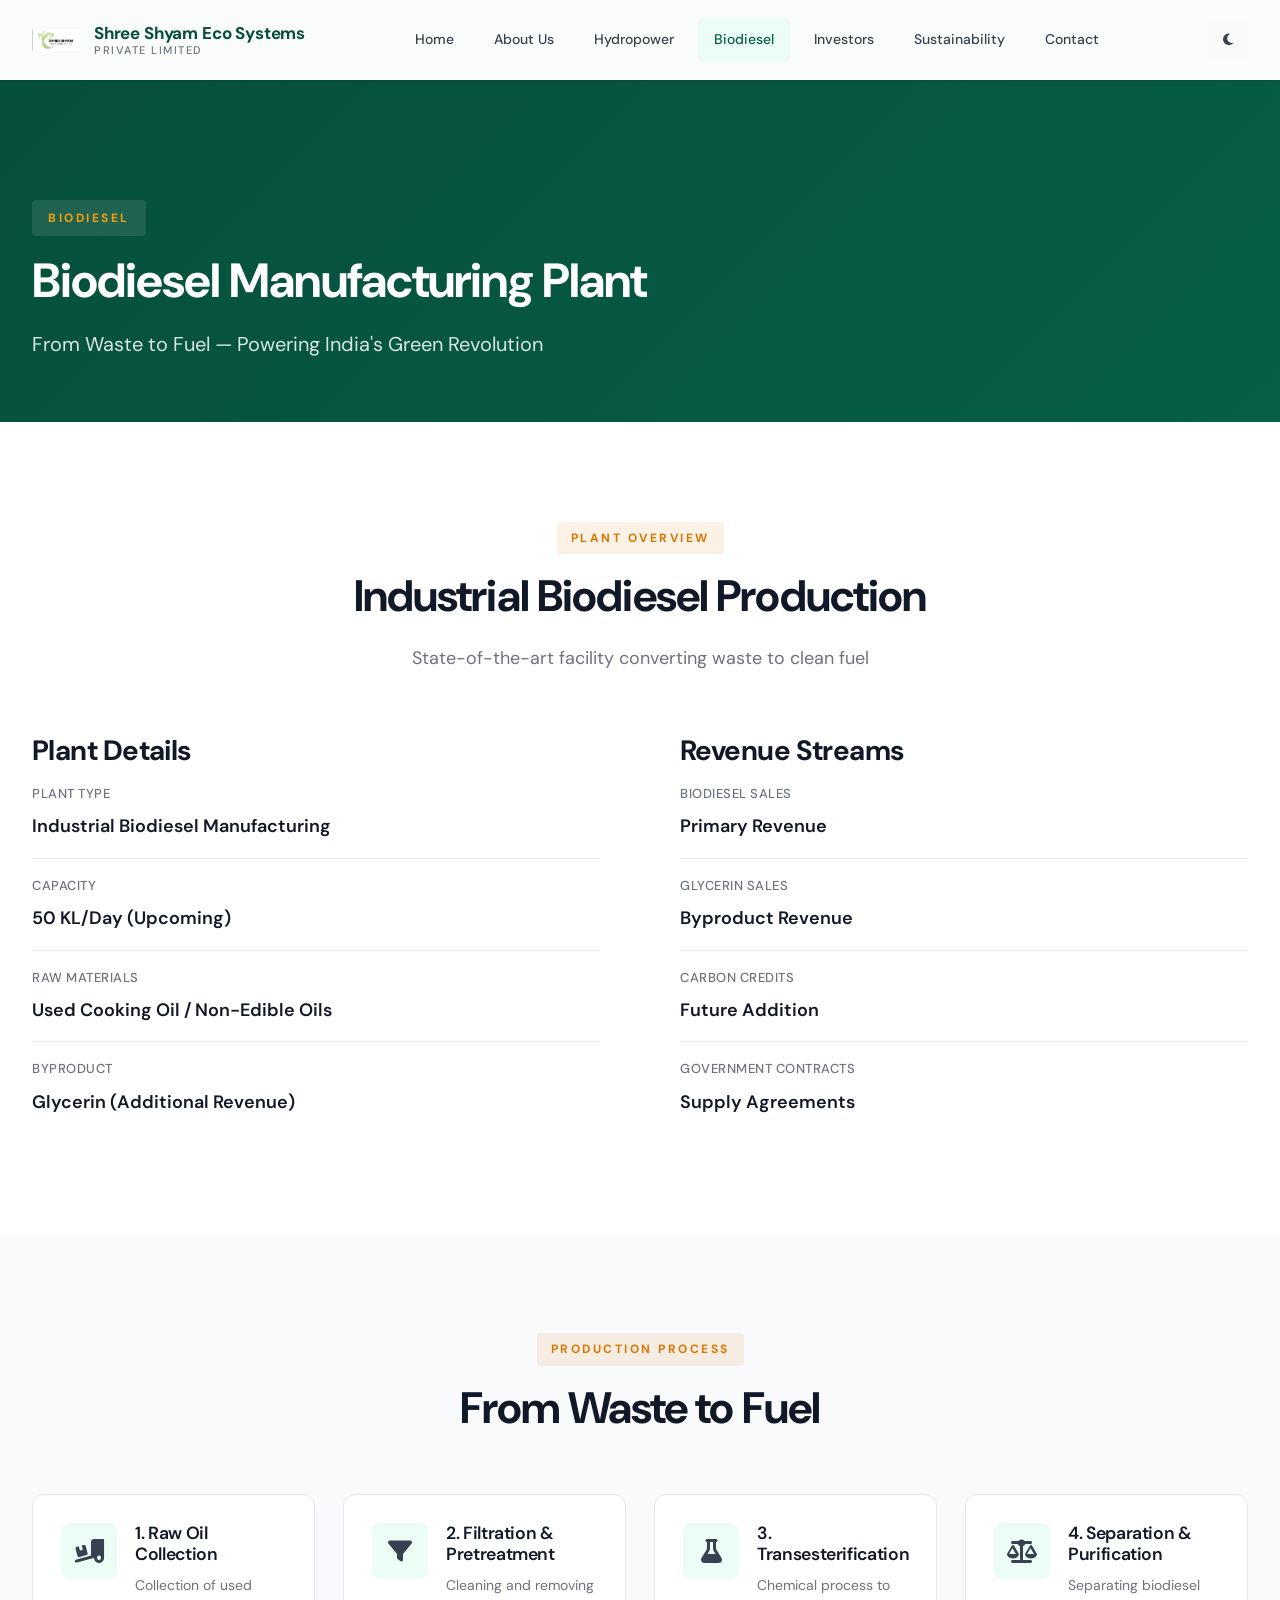
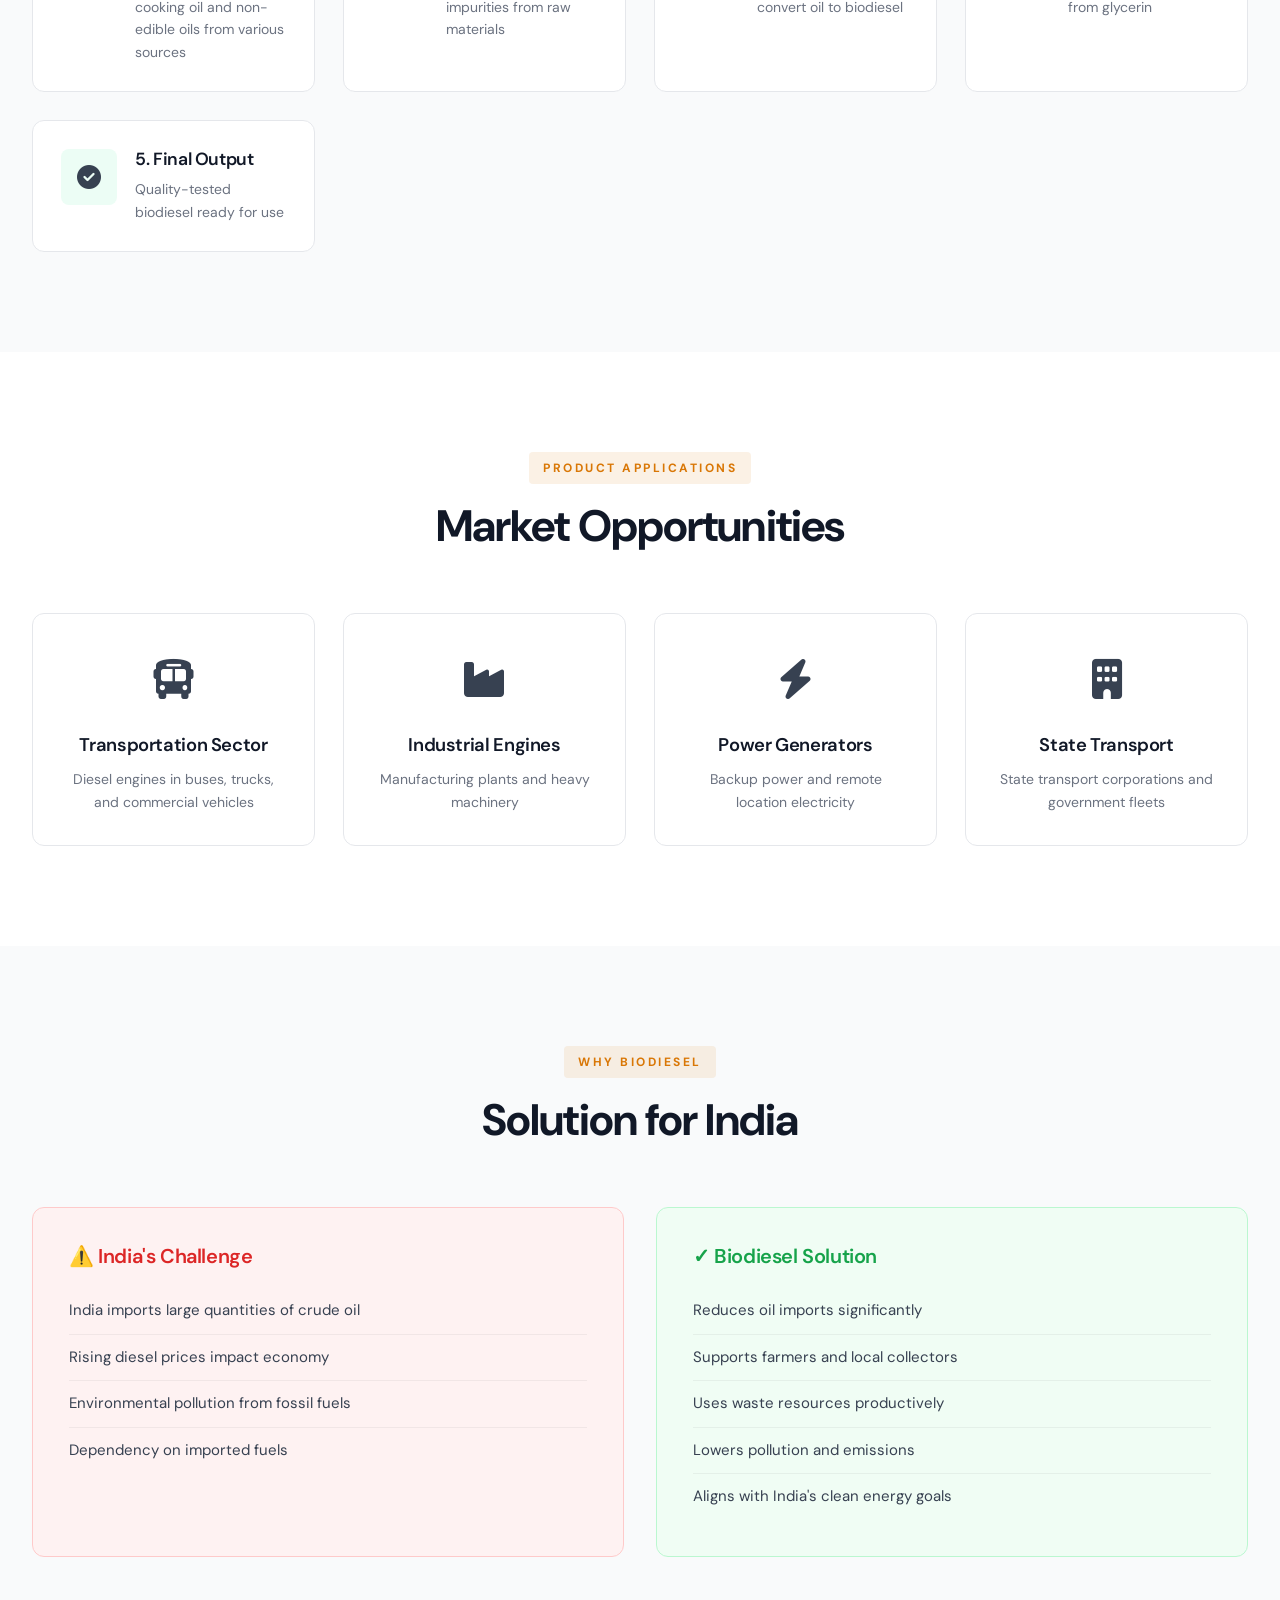
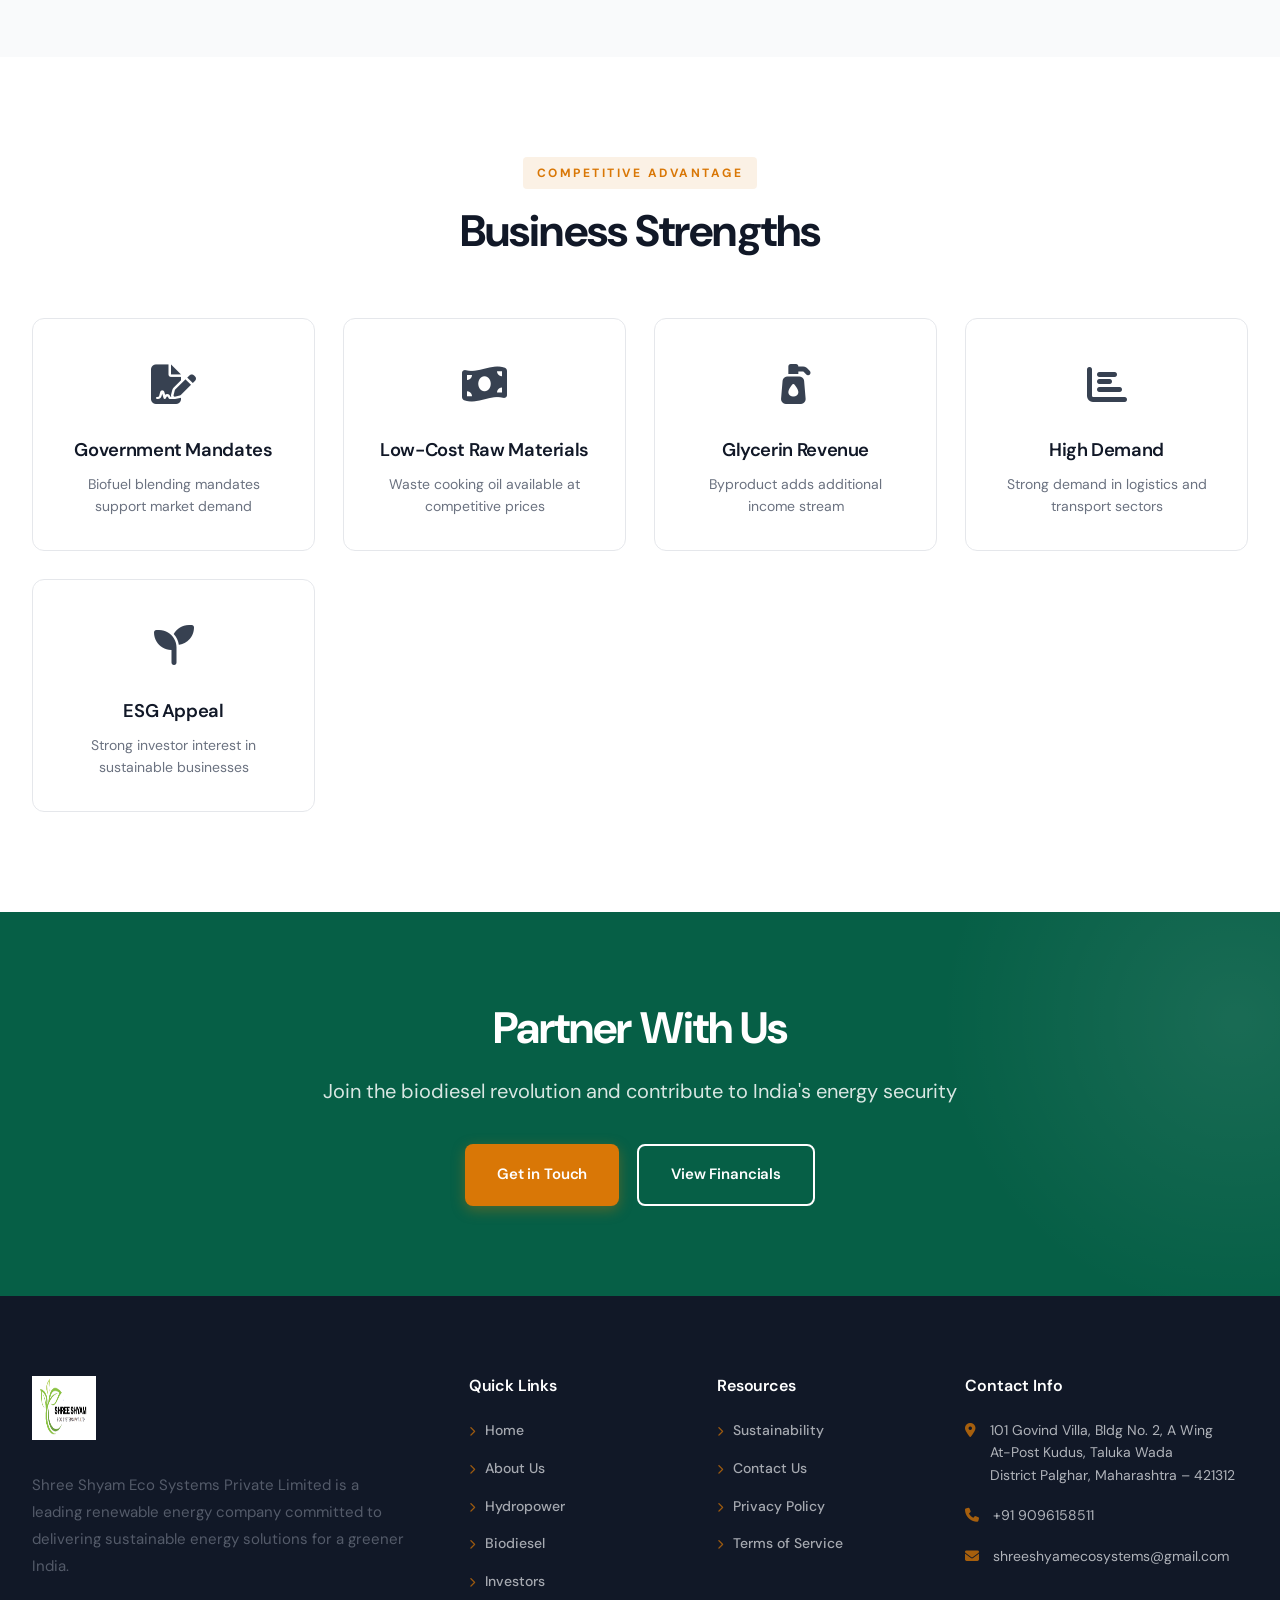
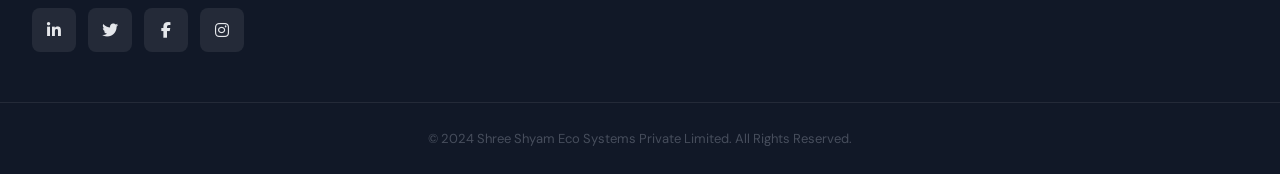
<file: biodiesel.html>
<!DOCTYPE html>
<html lang="en">
<head>
    <meta charset="UTF-8">
    <meta name="viewport" content="width=device-width, initial-scale=1.0">
    <title>Biodiesel Project | Shree Shyam Eco Systems</title>
    <meta name="description" content="Industrial Biodiesel Manufacturing Plant. Waste-to-Energy model. Government biofuel policy supported.">
    <link rel="icon" href="data:image/svg+xml,<svg xmlns='http://www.w3.org/2000/svg' viewBox='0 0 100 100'><text y='.9em' font-size='90'>🛢</text></svg>">
    <link rel="preconnect" href="https://fonts.googleapis.com">
    <link rel="preconnect" href="https://fonts.gstatic.com" crossorigin>
    <link href="https://fonts.googleapis.com/css2?family=DM+Sans:wght@400;500;600;700;800&display=swap" rel="stylesheet">
    <link rel="stylesheet" href="https://cdnjs.cloudflare.com/ajax/libs/font-awesome/6.5.1/css/all.min.css">
    <link rel="stylesheet" href="style.css">
</head>
<body>
    <!-- Header -->
    <header class="header" id="header">
        <div class="container header-container">
            <a href="index.html" class="logo">
                <img src="company-logo.png" alt="Shree Shyam Eco Systems Logo" class="logo-img">
                <div class="logo-text">
                    Shree Shyam Eco Systems
                    <span>Private Limited</span>
                </div>
            </a>
            <button class="mobile-menu-btn" id="menuBtn" aria-label="Toggle menu">
                <span></span>
                <span></span>
                <span></span>
            </button>
            <nav class="nav" id="nav">
                <a href="index.html" class="nav-link">Home</a>
                <a href="about.html" class="nav-link">About Us</a>
                <a href="hydropower.html" class="nav-link">Hydropower</a>
                <a href="biodiesel.html" class="nav-link active">Biodiesel</a>
                <a href="financials.html" class="nav-link">Investors</a>
                <a href="impact.html" class="nav-link">Sustainability</a>
                <a href="contact.html" class="nav-link">Contact</a>
            </nav>
            <div class="header-actions">
                <button class="theme-toggle" id="themeToggle" aria-label="Toggle dark mode">
                    <i class="fas fa-moon"></i>
                </button>
            </div>
        </div>
    </header>

    <!-- Page Hero -->
    <section class="page-hero">
        <div class="hero-bg">
            <div class="hero-overlay"></div>
        </div>
        <div class="hero-content">
            <div class="container">
                <span class="hero-tagline">Biodiesel</span>
                <h1>Biodiesel Manufacturing Plant</h1>
                <p>From Waste to Fuel — Powering India's Green Revolution</p>
            </div>
        </div>
    </section>

    <!-- Plant Overview Section -->
    <section class="section">
        <div class="container">
            <div class="section-header text-center">
                <span class="section-tag">Plant Overview</span>
                <h2>Industrial Biodiesel Production</h2>
                <p>State-of-the-art facility converting waste to clean fuel</p>
            </div>
            <div class="about-grid">
                <div class="about-content" data-aos="fade-right">
                    <h3>Plant Details</h3>
                    <div class="info-item">
                        <span class="label">Plant Type</span>
                        <span class="value">Industrial Biodiesel Manufacturing</span>
                    </div>
                    <div class="info-item">
                        <span class="label">Capacity</span>
                        <span class="value">50 KL/Day (Upcoming)</span>
                    </div>
                    <div class="info-item">
                        <span class="label">Raw Materials</span>
                        <span class="value">Used Cooking Oil / Non-Edible Oils</span>
                    </div>
                    <div class="info-item">
                        <span class="label">Byproduct</span>
                        <span class="value">Glycerin (Additional Revenue)</span>
                    </div>
                </div>
                <div class="about-content" data-aos="fade-left" style="margin-top: 0;">
                    <h3>Revenue Streams</h3>
                    <div class="revenue-item">
                        <span class="label">Biodiesel Sales</span>
                        <span class="value">Primary Revenue</span>
                    </div>
                    <div class="revenue-item">
                        <span class="label">Glycerin Sales</span>
                        <span class="value">Byproduct Revenue</span>
                    </div>
                    <div class="revenue-item">
                        <span class="label">Carbon Credits</span>
                        <span class="value">Future Addition</span>
                    </div>
                    <div class="revenue-item">
                        <span class="label">Government Contracts</span>
                        <span class="value">Supply Agreements</span>
                    </div>
                </div>
            </div>
        </div>
    </section>

    <!-- Production Process Section -->
    <section class="section" style="background: var(--bg-secondary);">
        <div class="container">
            <div class="section-header text-center">
                <span class="section-tag">Production Process</span>
                <h2>From Waste to Fuel</h2>
            </div>
            <div class="features-grid">
                <div class="feature-item" data-aos="fade-up">
                    <div class="feature-icon">
                        <i class="fas fa-truck-loading"></i>
                    </div>
                    <div class="feature-text">
                        <h4>1. Raw Oil Collection</h4>
                        <p>Collection of used cooking oil and non-edible oils from various sources</p>
                    </div>
                </div>
                <div class="feature-item" data-aos="fade-up" data-aos-delay="100">
                    <div class="feature-icon">
                        <i class="fas fa-filter"></i>
                    </div>
                    <div class="feature-text">
                        <h4>2. Filtration & Pretreatment</h4>
                        <p>Cleaning and removing impurities from raw materials</p>
                    </div>
                </div>
                <div class="feature-item" data-aos="fade-up" data-aos-delay="200">
                    <div class="feature-icon">
                        <i class="fas fa-flask"></i>
                    </div>
                    <div class="feature-text">
                        <h4>3. Transesterification</h4>
                        <p>Chemical process to convert oil to biodiesel</p>
                    </div>
                </div>
                <div class="feature-item" data-aos="fade-up" data-aos-delay="300">
                    <div class="feature-icon">
                        <i class="fas fa-balance-scale"></i>
                    </div>
                    <div class="feature-text">
                        <h4>4. Separation & Purification</h4>
                        <p>Separating biodiesel from glycerin</p>
                    </div>
                </div>
                <div class="feature-item" data-aos="fade-up" data-aos-delay="400">
                    <div class="feature-icon">
                        <i class="fas fa-check-circle"></i>
                    </div>
                    <div class="feature-text">
                        <h4>5. Final Output</h4>
                        <p>Quality-tested biodiesel ready for use</p>
                    </div>
                </div>
            </div>
        </div>
    </section>

    <!-- Product Applications -->
    <section class="section">
        <div class="container">
            <div class="section-header text-center">
                <span class="section-tag">Product Applications</span>
                <h2>Market Opportunities</h2>
            </div>
            <div class="highlights-grid">
                <div class="highlight-card" data-aos="zoom-in">
                    <div class="highlight-icon">
                        <i class="fas fa-bus"></i>
                    </div>
                    <h3>Transportation Sector</h3>
                    <p>Diesel engines in buses, trucks, and commercial vehicles</p>
                </div>
                <div class="highlight-card" data-aos="zoom-in" data-aos-delay="100">
                    <div class="highlight-icon">
                        <i class="fas fa-industry"></i>
                    </div>
                    <h3>Industrial Engines</h3>
                    <p>Manufacturing plants and heavy machinery</p>
                </div>
                <div class="highlight-card" data-aos="zoom-in" data-aos-delay="200">
                    <div class="highlight-icon">
                        <i class="fas fa-bolt"></i>
                    </div>
                    <h3>Power Generators</h3>
                    <p>Backup power and remote location electricity</p>
                </div>
                <div class="highlight-card" data-aos="zoom-in" data-aos-delay="300">
                    <div class="highlight-icon">
                        <i class="fas fa-building"></i>
                    </div>
                    <h3>State Transport</h3>
                    <p>State transport corporations and government fleets</p>
                </div>
            </div>
        </div>
    </section>

    <!-- Why Biodiesel Section -->
    <section class="section" style="background: var(--bg-secondary);">
        <div class="container">
            <div class="section-header text-center">
                <span class="section-tag">Why Biodiesel</span>
                <h2>Solution for India</h2>
            </div>
            <div class="problem-solution">
                <div class="problem-box" data-aos="fade-right">
                    <h3>⚠️ India's Challenge</h3>
                    <ul>
                        <li>India imports large quantities of crude oil</li>
                        <li>Rising diesel prices impact economy</li>
                        <li>Environmental pollution from fossil fuels</li>
                        <li>Dependency on imported fuels</li>
                    </ul>
                </div>
                <div class="solution-box" data-aos="fade-left">
                    <h3>✓ Biodiesel Solution</h3>
                    <ul>
                        <li>Reduces oil imports significantly</li>
                        <li>Supports farmers and local collectors</li>
                        <li>Uses waste resources productively</li>
                        <li>Lowers pollution and emissions</li>
                        <li>Aligns with India's clean energy goals</li>
                    </ul>
                </div>
            </div>
        </div>
    </section>

    <!-- Competitive Advantage -->
    <section class="section">
        <div class="container">
            <div class="section-header text-center">
                <span class="section-tag">Competitive Advantage</span>
                <h2>Business Strengths</h2>
            </div>
            <div class="highlights-grid">
                <div class="highlight-card" data-aos="zoom-in">
                    <div class="highlight-icon">
                        <i class="fas fa-file-signature"></i>
                    </div>
                    <h3>Government Mandates</h3>
                    <p>Biofuel blending mandates support market demand</p>
                </div>
                <div class="highlight-card" data-aos="zoom-in" data-aos-delay="100">
                    <div class="highlight-icon">
                        <i class="fas fa-money-bill-wave"></i>
                    </div>
                    <h3>Low-Cost Raw Materials</h3>
                    <p>Waste cooking oil available at competitive prices</p>
                </div>
                <div class="highlight-card" data-aos="zoom-in" data-aos-delay="200">
                    <div class="highlight-icon">
                        <i class="fas fa-pump-soap"></i>
                    </div>
                    <h3>Glycerin Revenue</h3>
                    <p>Byproduct adds additional income stream</p>
                </div>
                <div class="highlight-card" data-aos="zoom-in" data-aos-delay="300">
                    <div class="highlight-icon">
                        <i class="fas fa-chart-bar"></i>
                    </div>
                    <h3>High Demand</h3>
                    <p>Strong demand in logistics and transport sectors</p>
                </div>
                <div class="highlight-card" data-aos="zoom-in" data-aos-delay="400">
                    <div class="highlight-icon">
                        <i class="fas fa-seedling"></i>
                    </div>
                    <h3>ESG Appeal</h3>
                    <p>Strong investor interest in sustainable businesses</p>
                </div>
            </div>
        </div>
    </section>

    <!-- CTA Section -->
    <section class="section cta-section">
        <div class="container">
            <div class="cta-content">
                <h2>Partner With Us</h2>
                <p>Join the biodiesel revolution and contribute to India's energy security</p>
                <div class="cta-buttons">
                    <a href="contact.html" class="btn btn-primary">Get in Touch</a>
                    <a href="financials.html" class="btn btn-outline-white">View Financials</a>
                </div>
            </div>
        </div>
    </section>

    <!-- Footer -->
    <footer class="footer">
        <div class="footer-main">
            <div class="container">
                <div class="footer-grid">
                    <div class="footer-about">
                        <a href="index.html" class="footer-logo">
                            <img src="company-logo.png" alt="Shree Shyam Eco Systems">
                        </a>
                        <p>Shree Shyam Eco Systems Private Limited is a leading renewable energy company committed to delivering sustainable energy solutions for a greener India.</p>
                        <div class="footer-social">
                            <a href="#"><i class="fab fa-linkedin-in"></i></a>
                            <a href="#"><i class="fab fa-twitter"></i></a>
                            <a href="#"><i class="fab fa-facebook-f"></i></a>
                            <a href="#"><i class="fab fa-instagram"></i></a>
                        </div>
                    </div>
                    <div class="footer-links">
                        <h4>Quick Links</h4>
                        <ul>
                            <li><a href="index.html"><i class="fas fa-chevron-right"></i> Home</a></li>
                            <li><a href="about.html"><i class="fas fa-chevron-right"></i> About Us</a></li>
                            <li><a href="hydropower.html"><i class="fas fa-chevron-right"></i> Hydropower</a></li>
                            <li><a href="biodiesel.html"><i class="fas fa-chevron-right"></i> Biodiesel</a></li>
                            <li><a href="financials.html"><i class="fas fa-chevron-right"></i> Investors</a></li>
                        </ul>
                    </div>
                    <div class="footer-links">
                        <h4>Resources</h4>
                        <ul>
                            <li><a href="impact.html"><i class="fas fa-chevron-right"></i> Sustainability</a></li>
                            <li><a href="contact.html"><i class="fas fa-chevron-right"></i> Contact Us</a></li>
                            <li><a href="#"><i class="fas fa-chevron-right"></i> Privacy Policy</a></li>
                            <li><a href="#"><i class="fas fa-chevron-right"></i> Terms of Service</a></li>
                        </ul>
                    </div>
                    <div class="footer-contact">
                        <h4>Contact Info</h4>
                        <ul>
                            <li><i class="fas fa-map-marker-alt"></i> 101 Govind Villa, Bldg No. 2, A Wing<br>At-Post Kudus, Taluka Wada<br>District Palghar, Maharashtra – 421312</li>
                            <li><i class="fas fa-phone"></i> +91 9096158511</li>
                            <li><i class="fas fa-envelope"></i> shreeshyamecosystems@gmail.com</li>
                        </ul>
                    </div>
                </div>
            </div>
        </div>
        <div class="footer-bottom">
            <div class="container">
                <p>&copy; 2024 Shree Shyam Eco Systems Private Limited. All Rights Reserved.</p>
            </div>
        </div>
    </footer>

    <script src="script.js"></script>
</body>
</html>
</file>
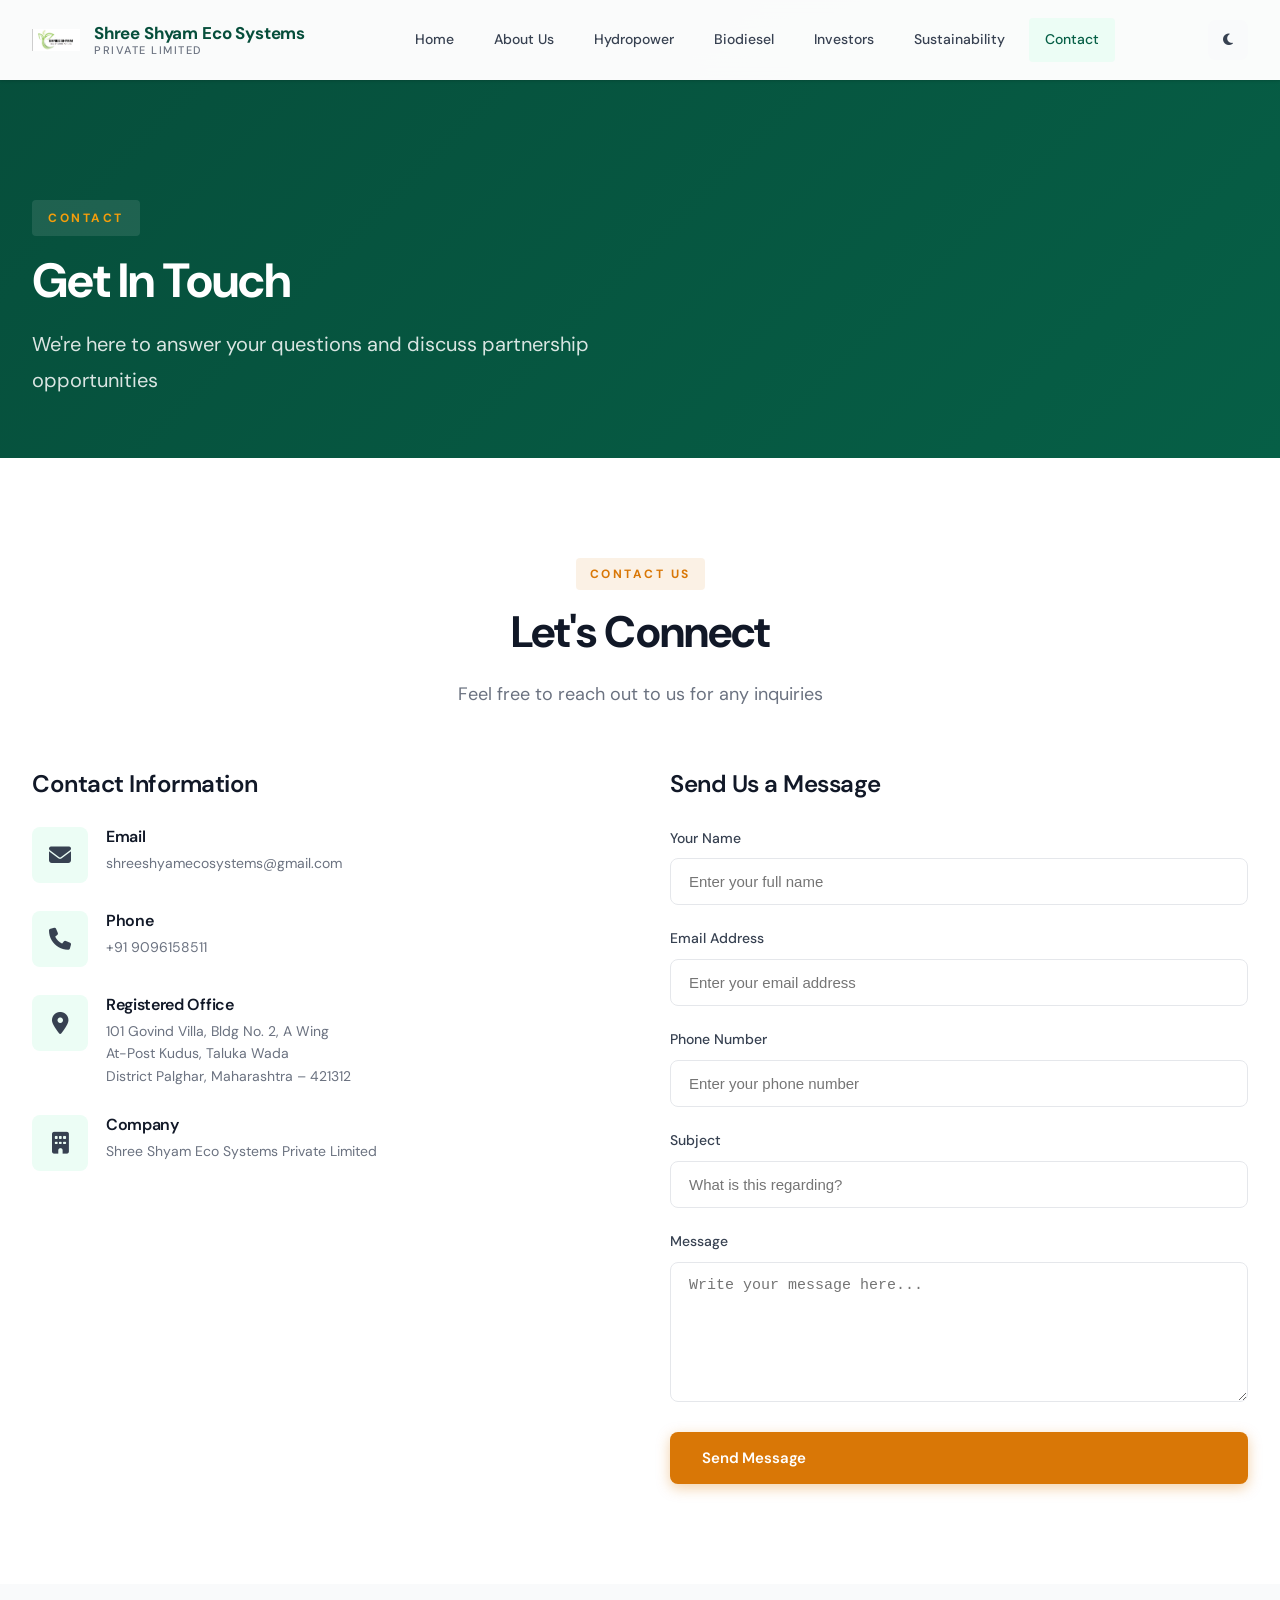
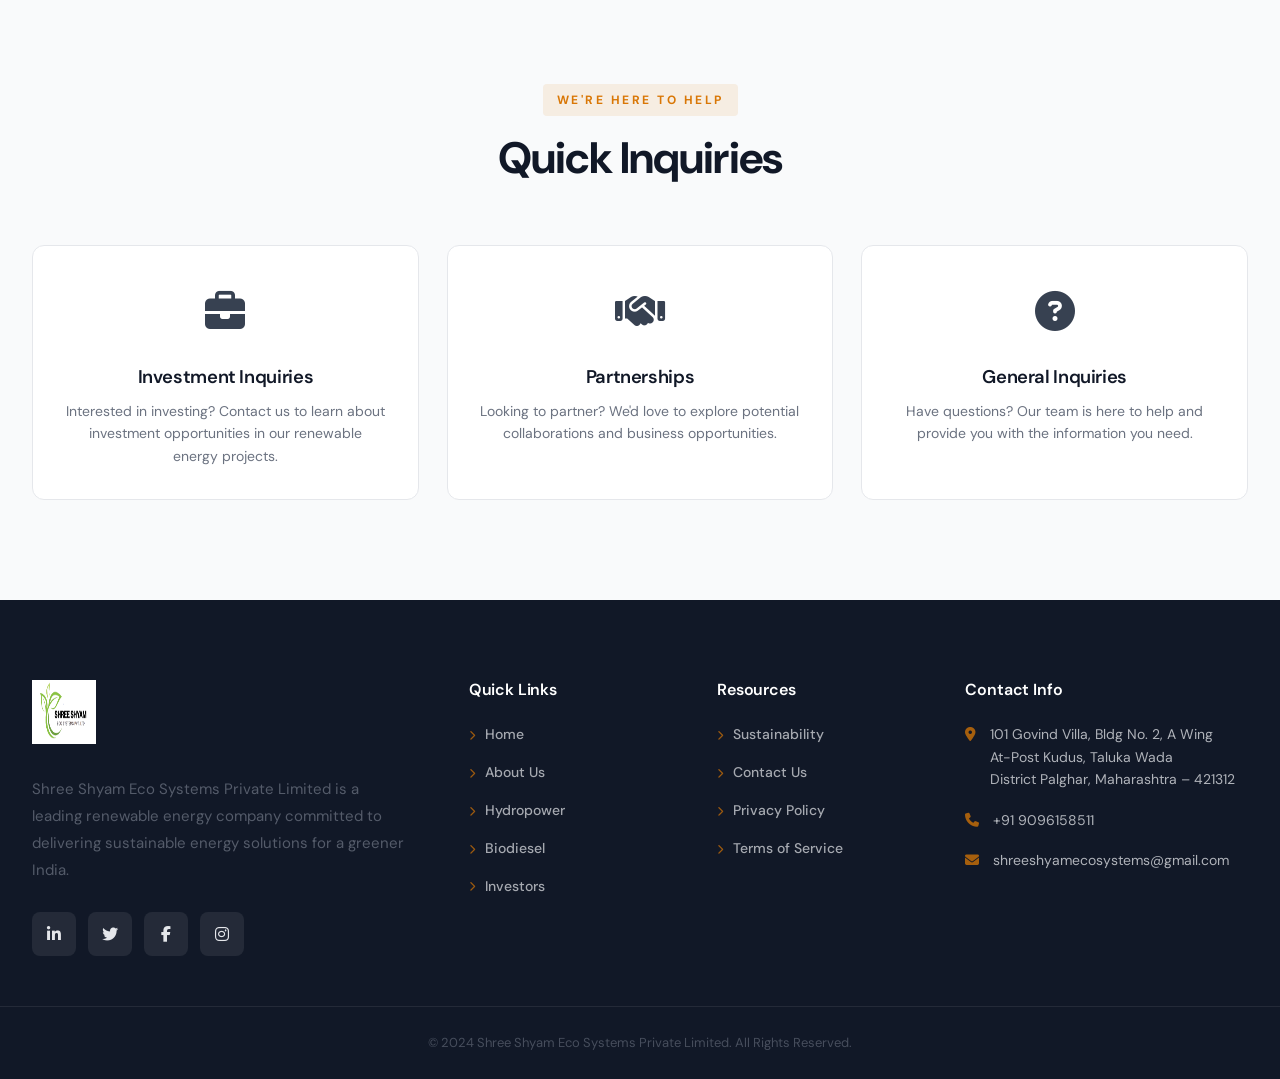
<file: contact.html>
<!DOCTYPE html>
<html lang="en">
<head>
    <meta charset="UTF-8">
    <meta name="viewport" content="width=device-width, initial-scale=1.0">
    <title>Contact | Shree Shyam Eco Systems Private Limited</title>
    <meta name="description" content="Contact Shree Shyam Eco Systems Private Limited for investment inquiries and partnership opportunities.">
    <link rel="icon" href="data:image/svg+xml,<svg xmlns='http://www.w3.org/2000/svg' viewBox='0 0 100 100'><text y='.9em' font-size='90'>⚡</text></svg>">
    <link rel="preconnect" href="https://fonts.googleapis.com">
    <link rel="preconnect" href="https://fonts.gstatic.com" crossorigin>
    <link href="https://fonts.googleapis.com/css2?family=DM+Sans:wght@400;500;600;700;800&display=swap" rel="stylesheet">
    <link rel="stylesheet" href="https://cdnjs.cloudflare.com/ajax/libs/font-awesome/6.5.1/css/all.min.css">
    <link rel="stylesheet" href="style.css">
</head>
<body>
    <!-- Header -->
    <header class="header" id="header">
        <div class="container header-container">
            <a href="index.html" class="logo">
                <img src="company-logo.png" alt="Shree Shyam Eco Systems Logo" class="logo-img">
                <div class="logo-text">
                    Shree Shyam Eco Systems
                    <span>Private Limited</span>
                </div>
            </a>
            <button class="mobile-menu-btn" id="menuBtn" aria-label="Toggle menu">
                <span></span>
                <span></span>
                <span></span>
            </button>
            <nav class="nav" id="nav">
                <a href="index.html" class="nav-link">Home</a>
                <a href="about.html" class="nav-link">About Us</a>
                <a href="hydropower.html" class="nav-link">Hydropower</a>
                <a href="biodiesel.html" class="nav-link">Biodiesel</a>
                <a href="financials.html" class="nav-link">Investors</a>
                <a href="impact.html" class="nav-link">Sustainability</a>
                <a href="contact.html" class="nav-link active">Contact</a>
            </nav>
            <div class="header-actions">
                <button class="theme-toggle" id="themeToggle" aria-label="Toggle dark mode">
                    <i class="fas fa-moon"></i>
                </button>
            </div>
        </div>
    </header>

    <!-- Page Hero -->
    <section class="page-hero">
        <div class="hero-bg">
            <div class="hero-overlay"></div>
        </div>
        <div class="hero-content">
            <div class="container">
                <span class="hero-tagline">Contact</span>
                <h1>Get In Touch</h1>
                <p>We're here to answer your questions and discuss partnership opportunities</p>
            </div>
        </div>
    </section>

    <!-- Contact Section -->
    <section class="section">
        <div class="container">
            <div class="section-header text-center">
                <span class="section-tag">Contact Us</span>
                <h2>Let's Connect</h2>
                <p>Feel free to reach out to us for any inquiries</p>
            </div>
            <div class="contact-section">
                <div class="contact-info" data-aos="fade-right">
                    <h3>Contact Information</h3>
                    <div class="contact-item">
                        <div class="contact-icon">
                            <i class="fas fa-envelope"></i>
                        </div>
                        <div class="contact-details">
                            <h4>Email</h4>
                            <p>shreeshyamecosystems@gmail.com</p>
                        </div>
                    </div>
                    <div class="contact-item">
                        <div class="contact-icon">
                            <i class="fas fa-phone"></i>
                        </div>
                        <div class="contact-details">
                            <h4>Phone</h4>
                            <p>+91 9096158511</p>
                        </div>
                    </div>
                    <div class="contact-item">
                        <div class="contact-icon">
                            <i class="fas fa-map-marker-alt"></i>
                        </div>
                        <div class="contact-details">
                            <h4>Registered Office</h4>
                            <p>101 Govind Villa, Bldg No. 2, A Wing<br>At-Post Kudus, Taluka Wada<br>District Palghar, Maharashtra – 421312</p>
                        </div>
                    </div>
                    <div class="contact-item">
                        <div class="contact-icon">
                            <i class="fas fa-building"></i>
                        </div>
                        <div class="contact-details">
                            <h4>Company</h4>
                            <p>Shree Shyam Eco Systems Private Limited</p>
                        </div>
                    </div>
                </div>
                <div class="contact-form" data-aos="fade-left">
                    <h3>Send Us a Message</h3>
                    <form onsubmit="submitForm(event)">
                        <div class="form-group">
                            <label for="name">Your Name</label>
                            <input type="text" id="name" name="name" placeholder="Enter your full name" required>
                        </div>
                        <div class="form-group">
                            <label for="email">Email Address</label>
                            <input type="email" id="email" name="email" placeholder="Enter your email address" required>
                        </div>
                        <div class="form-group">
                            <label for="phone">Phone Number</label>
                            <input type="tel" id="phone" name="phone" placeholder="Enter your phone number">
                        </div>
                        <div class="form-group">
                            <label for="subject">Subject</label>
                            <input type="text" id="subject" name="subject" placeholder="What is this regarding?" required>
                        </div>
                        <div class="form-group">
                            <label for="message">Message</label>
                            <textarea id="message" name="message" placeholder="Write your message here..." rows="5" required></textarea>
                        </div>
                        <button type="submit" class="btn btn-primary" style="width: 100%;">Send Message</button>
                    </form>
                </div>
            </div>
        </div>
    </section>

    <!-- Additional Info Section -->
    <section class="section" style="background: var(--bg-secondary);">
        <div class="container">
            <div class="section-header text-center">
                <span class="section-tag">We're Here to Help</span>
                <h2>Quick Inquiries</h2>
            </div>
            <div class="highlights-grid">
                <div class="highlight-card" data-aos="zoom-in">
                    <div class="highlight-icon">
                        <i class="fas fa-briefcase"></i>
                    </div>
                    <h3>Investment Inquiries</h3>
                    <p>Interested in investing? Contact us to learn about investment opportunities in our renewable energy projects.</p>
                </div>
                <div class="highlight-card" data-aos="zoom-in" data-aos-delay="100">
                    <div class="highlight-icon">
                        <i class="fas fa-handshake"></i>
                    </div>
                    <h3>Partnerships</h3>
                    <p>Looking to partner? We'd love to explore potential collaborations and business opportunities.</p>
                </div>
                <div class="highlight-card" data-aos="zoom-in" data-aos-delay="200">
                    <div class="highlight-icon">
                        <i class="fas fa-question-circle"></i>
                    </div>
                    <h3>General Inquiries</h3>
                    <p>Have questions? Our team is here to help and provide you with the information you need.</p>
                </div>
            </div>
        </div>
    </section>

    <!-- Footer -->
    <footer class="footer">
        <div class="footer-main">
            <div class="container">
                <div class="footer-grid">
                    <div class="footer-about">
                        <a href="index.html" class="footer-logo">
                            <img src="company-logo.png" alt="Shree Shyam Eco Systems">
                        </a>
                        <p>Shree Shyam Eco Systems Private Limited is a leading renewable energy company committed to delivering sustainable energy solutions for a greener India.</p>
                        <div class="footer-social">
                            <a href="#"><i class="fab fa-linkedin-in"></i></a>
                            <a href="#"><i class="fab fa-twitter"></i></a>
                            <a href="#"><i class="fab fa-facebook-f"></i></a>
                            <a href="#"><i class="fab fa-instagram"></i></a>
                        </div>
                    </div>
                    <div class="footer-links">
                        <h4>Quick Links</h4>
                        <ul>
                            <li><a href="index.html"><i class="fas fa-chevron-right"></i> Home</a></li>
                            <li><a href="about.html"><i class="fas fa-chevron-right"></i> About Us</a></li>
                            <li><a href="hydropower.html"><i class="fas fa-chevron-right"></i> Hydropower</a></li>
                            <li><a href="biodiesel.html"><i class="fas fa-chevron-right"></i> Biodiesel</a></li>
                            <li><a href="financials.html"><i class="fas fa-chevron-right"></i> Investors</a></li>
                        </ul>
                    </div>
                    <div class="footer-links">
                        <h4>Resources</h4>
                        <ul>
                            <li><a href="impact.html"><i class="fas fa-chevron-right"></i> Sustainability</a></li>
                            <li><a href="contact.html"><i class="fas fa-chevron-right"></i> Contact Us</a></li>
                            <li><a href="#"><i class="fas fa-chevron-right"></i> Privacy Policy</a></li>
                            <li><a href="#"><i class="fas fa-chevron-right"></i> Terms of Service</a></li>
                        </ul>
                    </div>
                    <div class="footer-contact">
                        <h4>Contact Info</h4>
                        <ul>
                            <li><i class="fas fa-map-marker-alt"></i> 101 Govind Villa, Bldg No. 2, A Wing<br>At-Post Kudus, Taluka Wada<br>District Palghar, Maharashtra – 421312</li>
                            <li><i class="fas fa-phone"></i> +91 9096158511</li>
                            <li><i class="fas fa-envelope"></i> shreeshyamecosystems@gmail.com</li>
                        </ul>
                    </div>
                </div>
            </div>
        </div>
        <div class="footer-bottom">
            <div class="container">
                <p>&copy; 2024 Shree Shyam Eco Systems Private Limited. All Rights Reserved.</p>
            </div>
        </div>
    </footer>

    <script src="script.js"></script>
</body>
</html>
</file>
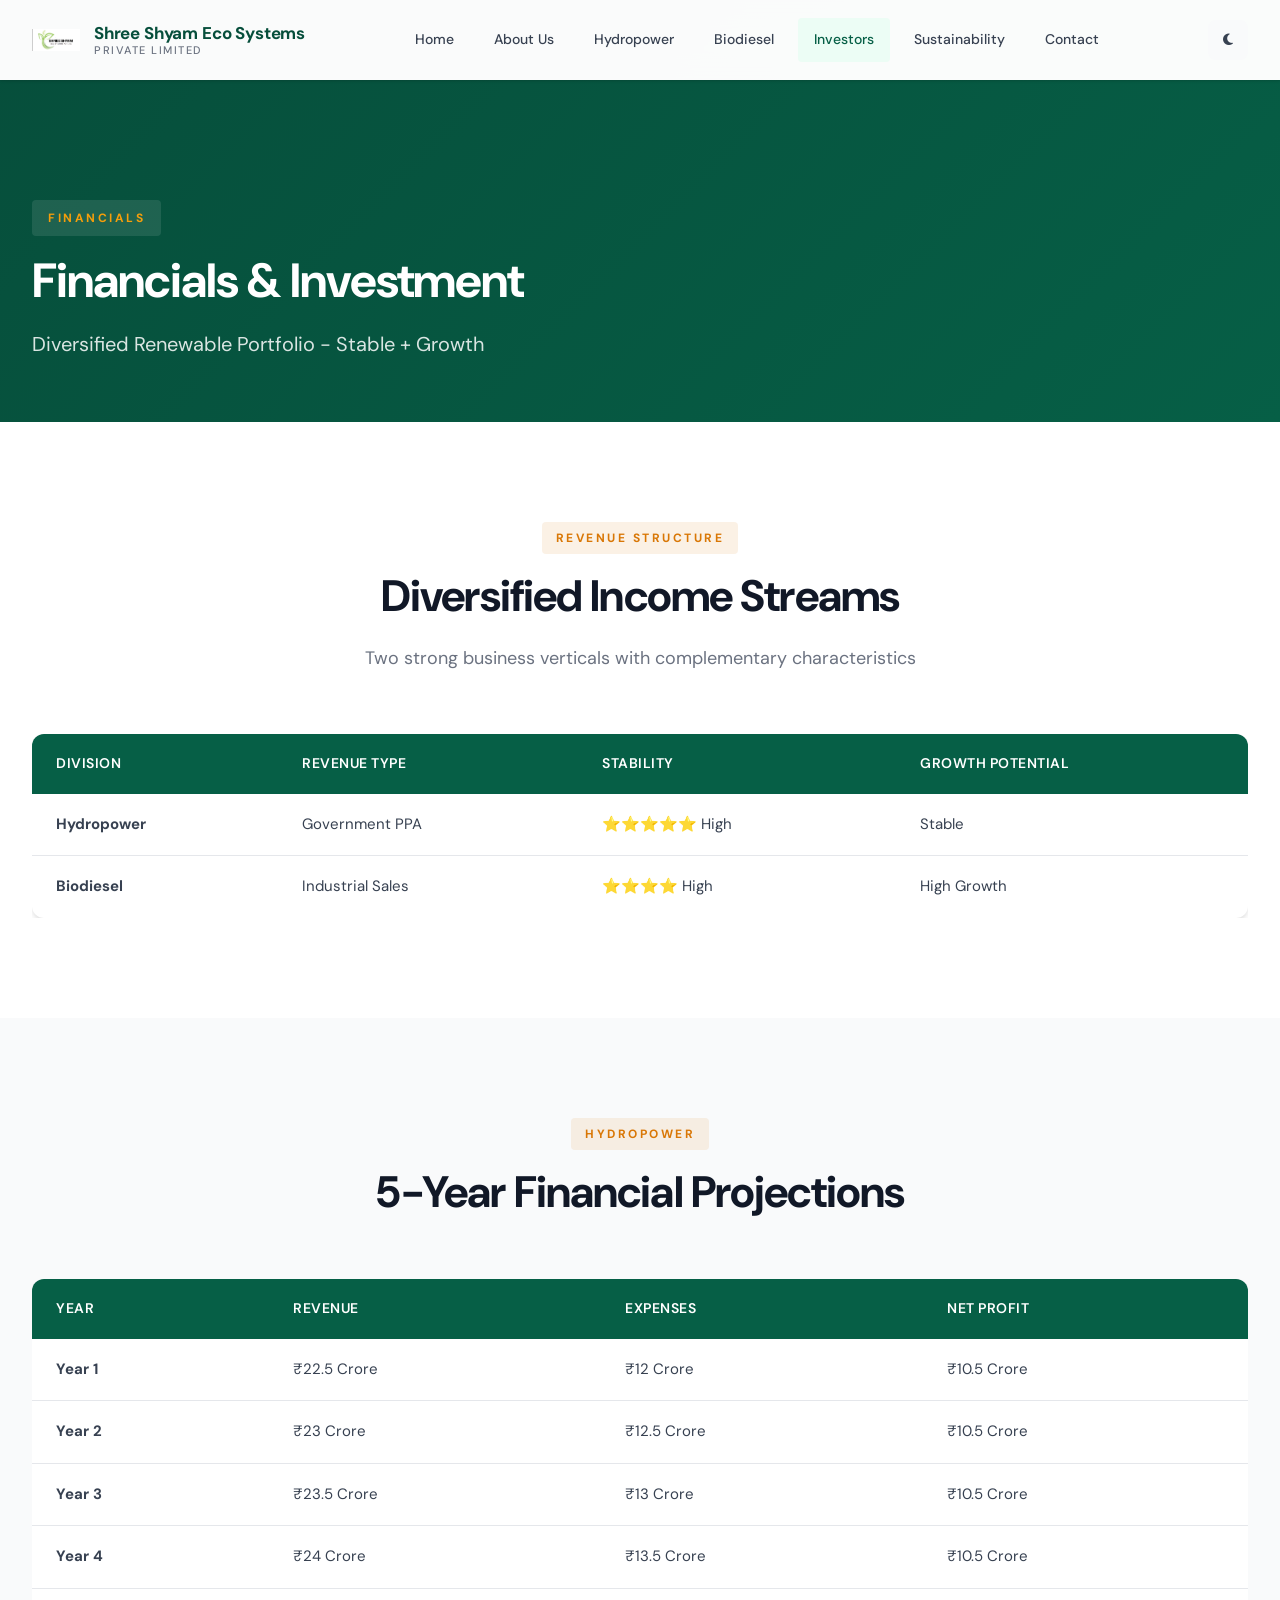
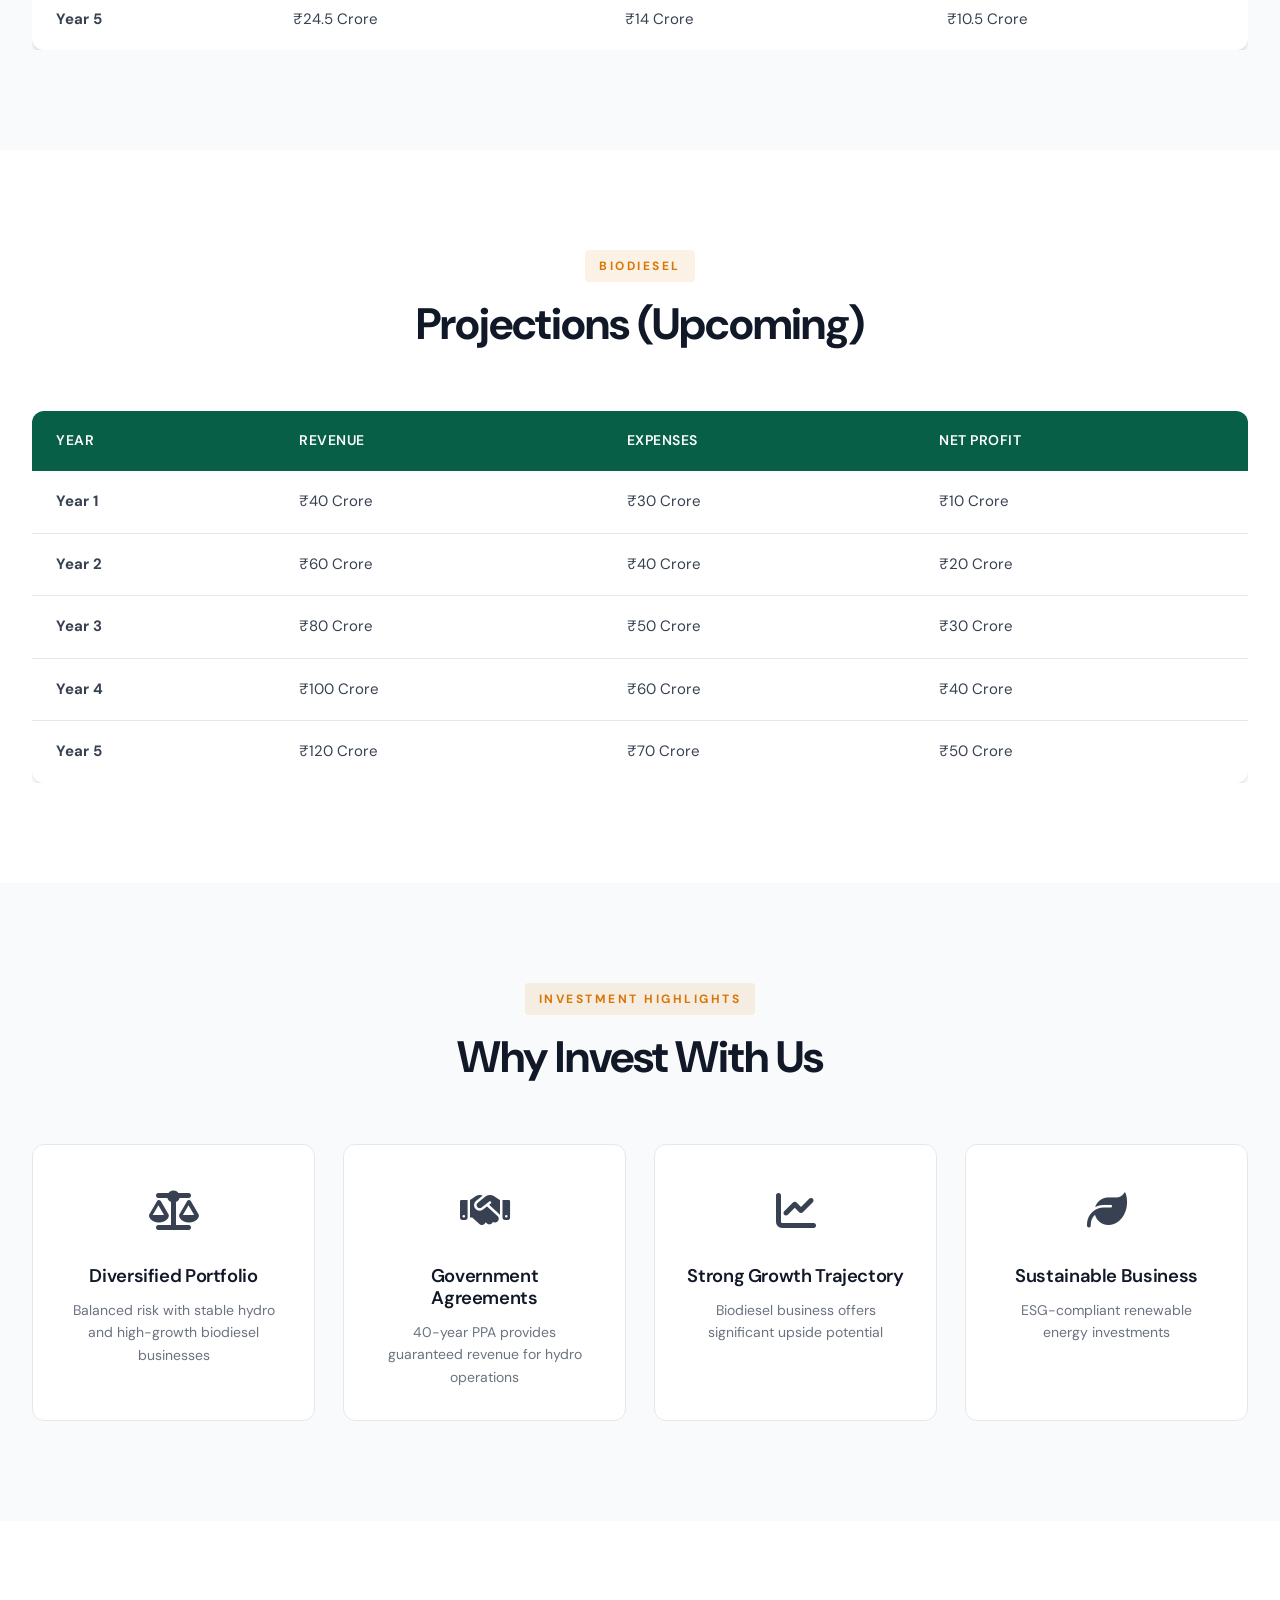
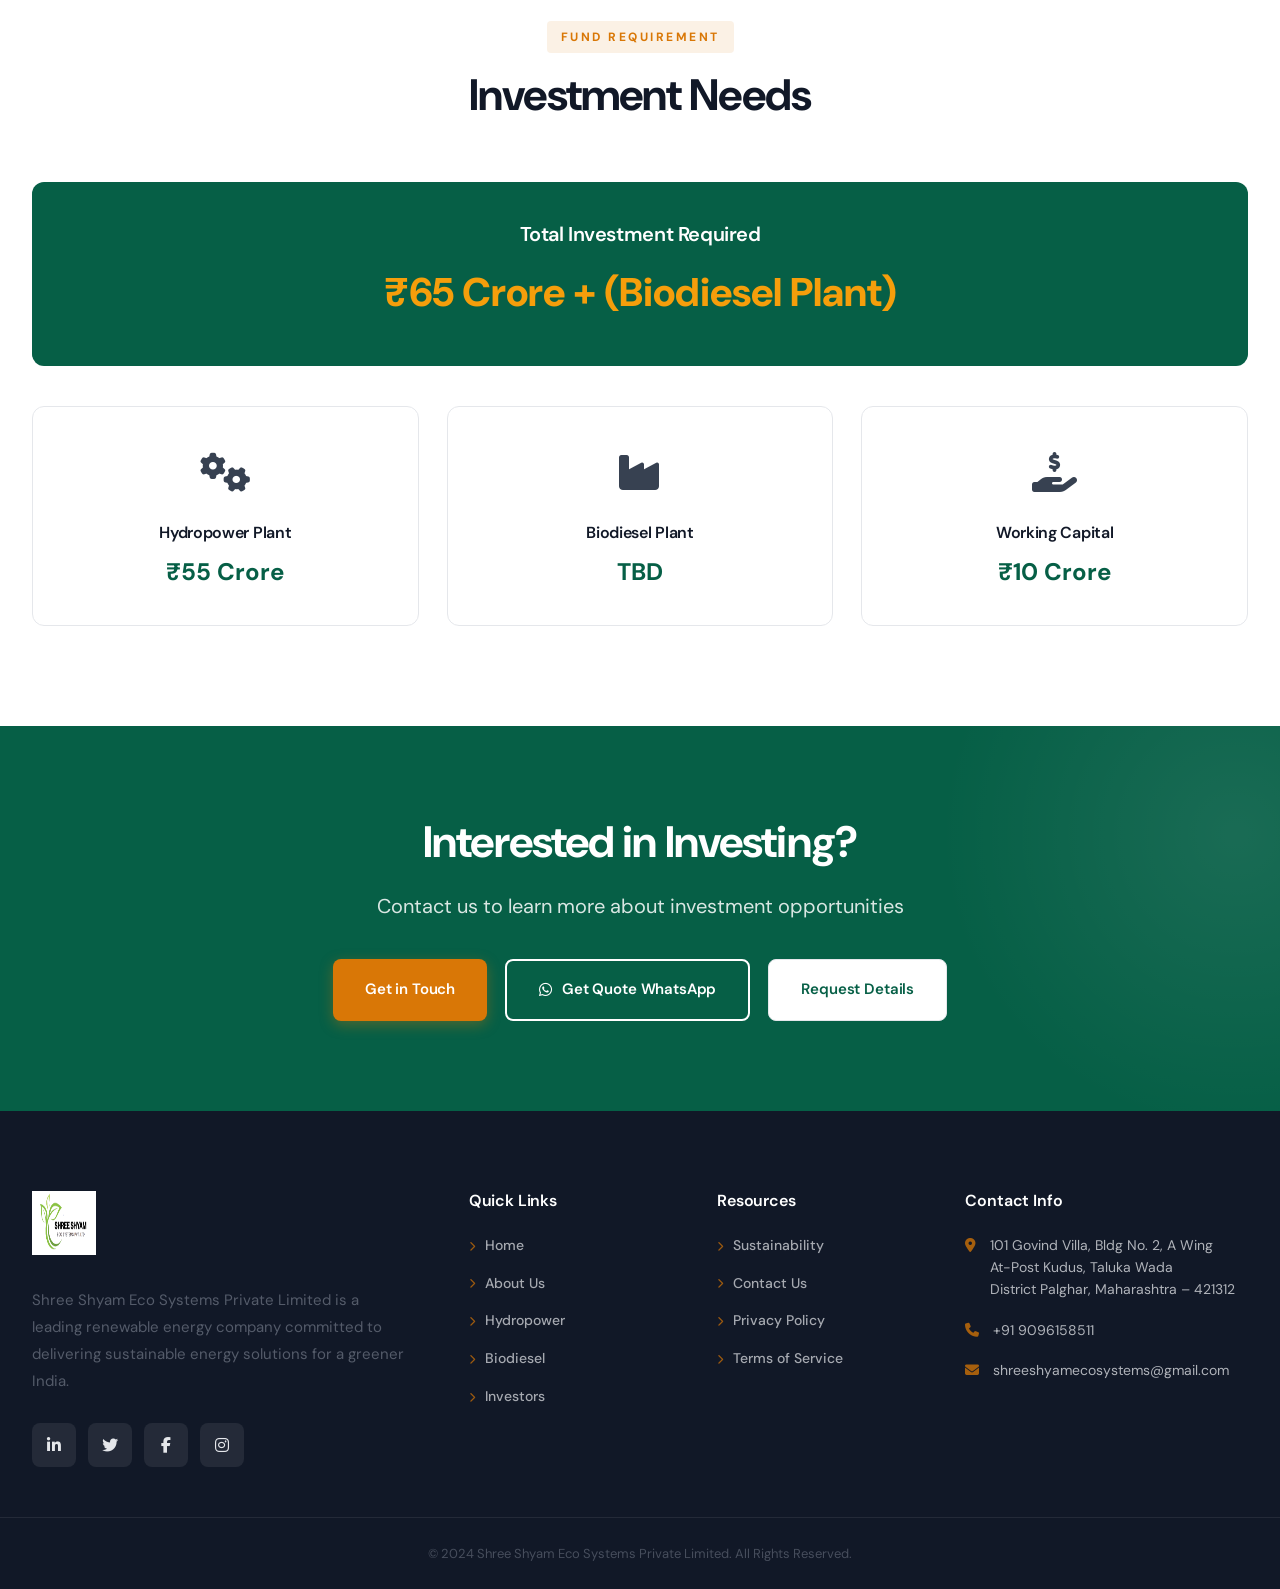
<file: financials.html>
<!DOCTYPE html>
<html lang="en">
<head>
    <meta charset="UTF-8">
    <meta name="viewport" content="width=device-width, initial-scale=1.0">
    <title>Financials | Shree Shyam Eco Systems Private Limited</title>
    <meta name="description" content="Financial projections and investment opportunity for Shree Shyam Eco Systems - diversified renewable energy company.">
    <link rel="icon" href="data:image/svg+xml,<svg xmlns='http://www.w3.org/2000/svg' viewBox='0 0 100 100'><text y='.9em' font-size='90'>⚡</text></svg>">
    <link rel="preconnect" href="https://fonts.googleapis.com">
    <link rel="preconnect" href="https://fonts.gstatic.com" crossorigin>
    <link href="https://fonts.googleapis.com/css2?family=DM+Sans:wght@400;500;600;700;800&display=swap" rel="stylesheet">
    <link rel="stylesheet" href="https://cdnjs.cloudflare.com/ajax/libs/font-awesome/6.5.1/css/all.min.css">
    <link rel="stylesheet" href="style.css">
</head>
<body>
    <!-- Header -->
    <header class="header" id="header">
        <div class="container header-container">
            <a href="index.html" class="logo">
                <img src="company-logo.png" alt="Shree Shyam Eco Systems Logo" class="logo-img">
                <div class="logo-text">
                    Shree Shyam Eco Systems
                    <span>Private Limited</span>
                </div>
            </a>
            <button class="mobile-menu-btn" id="menuBtn" aria-label="Toggle menu">
                <span></span>
                <span></span>
                <span></span>
            </button>
            <nav class="nav" id="nav">
                <a href="index.html" class="nav-link">Home</a>
                <a href="about.html" class="nav-link">About Us</a>
                <a href="hydropower.html" class="nav-link">Hydropower</a>
                <a href="biodiesel.html" class="nav-link">Biodiesel</a>
                <a href="financials.html" class="nav-link active">Investors</a>
                <a href="impact.html" class="nav-link">Sustainability</a>
                <a href="contact.html" class="nav-link">Contact</a>
            </nav>
            <div class="header-actions">
                <button class="theme-toggle" id="themeToggle" aria-label="Toggle dark mode">
                    <i class="fas fa-moon"></i>
                </button>
            </div>
        </div>
    </header>

    <!-- Page Hero -->
    <section class="page-hero">
        <div class="hero-bg">
            <div class="hero-overlay"></div>
        </div>
        <div class="hero-content">
            <div class="container">
                <span class="hero-tagline">Financials</span>
                <h1>Financials & Investment</h1>
                <p>Diversified Renewable Portfolio - Stable + Growth</p>
            </div>
        </div>
    </section>

    <!-- Revenue Structure Section -->
    <section class="section">
        <div class="container">
            <div class="section-header text-center">
                <span class="section-tag">Revenue Structure</span>
                <h2>Diversified Income Streams</h2>
                <p>Two strong business verticals with complementary characteristics</p>
            </div>
            <div class="table-container">
                <table class="financial-table">
                    <thead>
                        <tr>
                            <th>Division</th>
                            <th>Revenue Type</th>
                            <th>Stability</th>
                            <th>Growth Potential</th>
                        </tr>
                    </thead>
                    <tbody>
                        <tr>
                            <td><strong>Hydropower</strong></td>
                            <td>Government PPA</td>
                            <td>⭐⭐⭐⭐⭐ High</td>
                            <td>Stable</td>
                        </tr>
                        <tr>
                            <td><strong>Biodiesel</strong></td>
                            <td>Industrial Sales</td>
                            <td>⭐⭐⭐⭐ High</td>
                            <td>High Growth</td>
                        </tr>
                    </tbody>
                </table>
            </div>
        </div>
    </section>

    <!-- Hydropower Financials -->
    <section class="section" style="background: var(--bg-secondary);">
        <div class="container">
            <div class="section-header text-center">
                <span class="section-tag">Hydropower</span>
                <h2>5-Year Financial Projections</h2>
            </div>
            <div class="table-container">
                <table class="financial-table">
                    <thead>
                        <tr>
                            <th>Year</th>
                            <th>Revenue</th>
                            <th>Expenses</th>
                            <th>Net Profit</th>
                        </tr>
                    </thead>
                    <tbody>
                        <tr>
                            <td><strong>Year 1</strong></td>
                            <td>₹22.5 Crore</td>
                            <td>₹12 Crore</td>
                            <td>₹10.5 Crore</td>
                        </tr>
                        <tr>
                            <td><strong>Year 2</strong></td>
                            <td>₹23 Crore</td>
                            <td>₹12.5 Crore</td>
                            <td>₹10.5 Crore</td>
                        </tr>
                        <tr>
                            <td><strong>Year 3</strong></td>
                            <td>₹23.5 Crore</td>
                            <td>₹13 Crore</td>
                            <td>₹10.5 Crore</td>
                        </tr>
                        <tr>
                            <td><strong>Year 4</strong></td>
                            <td>₹24 Crore</td>
                            <td>₹13.5 Crore</td>
                            <td>₹10.5 Crore</td>
                        </tr>
                        <tr>
                            <td><strong>Year 5</strong></td>
                            <td>₹24.5 Crore</td>
                            <td>₹14 Crore</td>
                            <td>₹10.5 Crore</td>
                        </tr>
                    </tbody>
                </table>
            </div>
        </div>
    </section>

    <!-- Biodiesel Financials -->
    <section class="section">
        <div class="container">
            <div class="section-header text-center">
                <span class="section-tag">Biodiesel</span>
                <h2>Projections (Upcoming)</h2>
            </div>
            <div class="table-container">
                <table class="financial-table">
                    <thead>
                        <tr>
                            <th>Year</th>
                            <th>Revenue</th>
                            <th>Expenses</th>
                            <th>Net Profit</th>
                        </tr>
                    </thead>
                    <tbody>
                        <tr>
                            <td><strong>Year 1</strong></td>
                            <td>₹40 Crore</td>
                            <td>₹30 Crore</td>
                            <td>₹10 Crore</td>
                        </tr>
                        <tr>
                            <td><strong>Year 2</strong></td>
                            <td>₹60 Crore</td>
                            <td>₹40 Crore</td>
                            <td>₹20 Crore</td>
                        </tr>
                        <tr>
                            <td><strong>Year 3</strong></td>
                            <td>₹80 Crore</td>
                            <td>₹50 Crore</td>
                            <td>₹30 Crore</td>
                        </tr>
                        <tr>
                            <td><strong>Year 4</strong></td>
                            <td>₹100 Crore</td>
                            <td>₹60 Crore</td>
                            <td>₹40 Crore</td>
                        </tr>
                        <tr>
                            <td><strong>Year 5</strong></td>
                            <td>₹120 Crore</td>
                            <td>₹70 Crore</td>
                            <td>₹50 Crore</td>
                        </tr>
                    </tbody>
                </table>
            </div>
        </div>
    </section>

    <!-- Investment Highlights -->
    <section class="section" style="background: var(--bg-secondary);">
        <div class="container">
            <div class="section-header text-center">
                <span class="section-tag">Investment Highlights</span>
                <h2>Why Invest With Us</h2>
            </div>
            <div class="highlights-grid">
                <div class="highlight-card" data-aos="zoom-in">
                    <div class="highlight-icon">
                        <i class="fas fa-balance-scale"></i>
                    </div>
                    <h3>Diversified Portfolio</h3>
                    <p>Balanced risk with stable hydro and high-growth biodiesel businesses</p>
                </div>
                <div class="highlight-card" data-aos="zoom-in" data-aos-delay="100">
                    <div class="highlight-icon">
                        <i class="fas fa-handshake"></i>
                    </div>
                    <h3>Government Agreements</h3>
                    <p>40-year PPA provides guaranteed revenue for hydro operations</p>
                </div>
                <div class="highlight-card" data-aos="zoom-in" data-aos-delay="200">
                    <div class="highlight-icon">
                        <i class="fas fa-chart-line"></i>
                    </div>
                    <h3>Strong Growth Trajectory</h3>
                    <p>Biodiesel business offers significant upside potential</p>
                </div>
                <div class="highlight-card" data-aos="zoom-in" data-aos-delay="300">
                    <div class="highlight-icon">
                        <i class="fas fa-leaf"></i>
                    </div>
                    <h3>Sustainable Business</h3>
                    <p>ESG-compliant renewable energy investments</p>
                </div>
            </div>
        </div>
    </section>

    <!-- Fund Requirement -->
    <section class="section">
        <div class="container">
            <div class="section-header text-center">
                <span class="section-tag">Fund Requirement</span>
                <h2>Investment Needs</h2>
            </div>
            <div class="total-fund">
                <h3>Total Investment Required</h3>
                <div class="amount">₹65 Crore + (Biodiesel Plant)</div>
            </div>
            <div class="fund-breakdown">
                <div class="fund-item" data-aos="fade-up">
                    <div class="fund-icon">
                        <i class="fas fa-cogs"></i>
                    </div>
                    <h4>Hydropower Plant</h4>
                    <div class="amount">₹55 Crore</div>
                </div>
                <div class="fund-item" data-aos="fade-up" data-aos-delay="100">
                    <div class="fund-icon">
                        <i class="fas fa-industry"></i>
                    </div>
                    <h4>Biodiesel Plant</h4>
                    <div class="amount">TBD</div>
                </div>
                <div class="fund-item" data-aos="fade-up" data-aos-delay="200">
                    <div class="fund-icon">
                        <i class="fas fa-hand-holding-usd"></i>
                    </div>
                    <h4>Working Capital</h4>
                    <div class="amount">₹10 Crore</div>
                </div>
            </div>
        </div>
    </section>

    <!-- CTA Section -->
    <section class="section cta-section">
        <div class="container">
            <div class="cta-content">
                <h2>Interested in Investing?</h2>
                <p>Contact us to learn more about investment opportunities</p>
                <div class="cta-buttons">
                    <a href="contact.html" class="btn btn-primary">Get in Touch</a>
                    <a href="https://wa.me/919096158511?text=Hi%2C%20I%27d%20like%20investment%20details%20for%20Shree%20Shyam%20Eco%20Systems%20projects.%20Please%20share%20quote!" class="btn btn-outline-white" target="_blank" rel="noopener">
                      <i class="fab fa-whatsapp"></i> Get Quote WhatsApp
                    </a>
                    <a href="contact.html" class="btn btn-secondary" style="background: var(--bg-primary); border: 1px solid var(--gray-lighter);">Request Details</a>
                </div>
            </div>
        </div>
    </section>

    <!-- Footer -->
    <footer class="footer">
        <div class="footer-main">
            <div class="container">
                <div class="footer-grid">
                    <div class="footer-about">
                        <a href="index.html" class="footer-logo">
                            <img src="company-logo.png" alt="Shree Shyam Eco Systems">
                        </a>
                        <p>Shree Shyam Eco Systems Private Limited is a leading renewable energy company committed to delivering sustainable energy solutions for a greener India.</p>
                        <div class="footer-social">
                            <a href="#"><i class="fab fa-linkedin-in"></i></a>
                            <a href="#"><i class="fab fa-twitter"></i></a>
                            <a href="#"><i class="fab fa-facebook-f"></i></a>
                            <a href="#"><i class="fab fa-instagram"></i></a>
                        </div>
                    </div>
                    <div class="footer-links">
                        <h4>Quick Links</h4>
                        <ul>
                            <li><a href="index.html"><i class="fas fa-chevron-right"></i> Home</a></li>
                            <li><a href="about.html"><i class="fas fa-chevron-right"></i> About Us</a></li>
                            <li><a href="hydropower.html"><i class="fas fa-chevron-right"></i> Hydropower</a></li>
                            <li><a href="biodiesel.html"><i class="fas fa-chevron-right"></i> Biodiesel</a></li>
                            <li><a href="financials.html"><i class="fas fa-chevron-right"></i> Investors</a></li>
                        </ul>
                    </div>
                    <div class="footer-links">
                        <h4>Resources</h4>
                        <ul>
                            <li><a href="impact.html"><i class="fas fa-chevron-right"></i> Sustainability</a></li>
                            <li><a href="contact.html"><i class="fas fa-chevron-right"></i> Contact Us</a></li>
                            <li><a href="#"><i class="fas fa-chevron-right"></i> Privacy Policy</a></li>
                            <li><a href="#"><i class="fas fa-chevron-right"></i> Terms of Service</a></li>
                        </ul>
                    </div>
                    <div class="footer-contact">
                        <h4>Contact Info</h4>
                        <ul>
                            <li><i class="fas fa-map-marker-alt"></i> 101 Govind Villa, Bldg No. 2, A Wing<br>At-Post Kudus, Taluka Wada<br>District Palghar, Maharashtra – 421312</li>
                            <li><i class="fas fa-phone"></i> +91 9096158511</li>
                            <li><i class="fas fa-envelope"></i> shreeshyamecosystems@gmail.com</li>
                        </ul>
                    </div>
                </div>
            </div>
        </div>
        <div class="footer-bottom">
            <div class="container">
                <p>&copy; 2024 Shree Shyam Eco Systems Private Limited. All Rights Reserved.</p>
            </div>
        </div>
    </footer>

    <script src="script.js"></script>
</body>
</html>
</file>
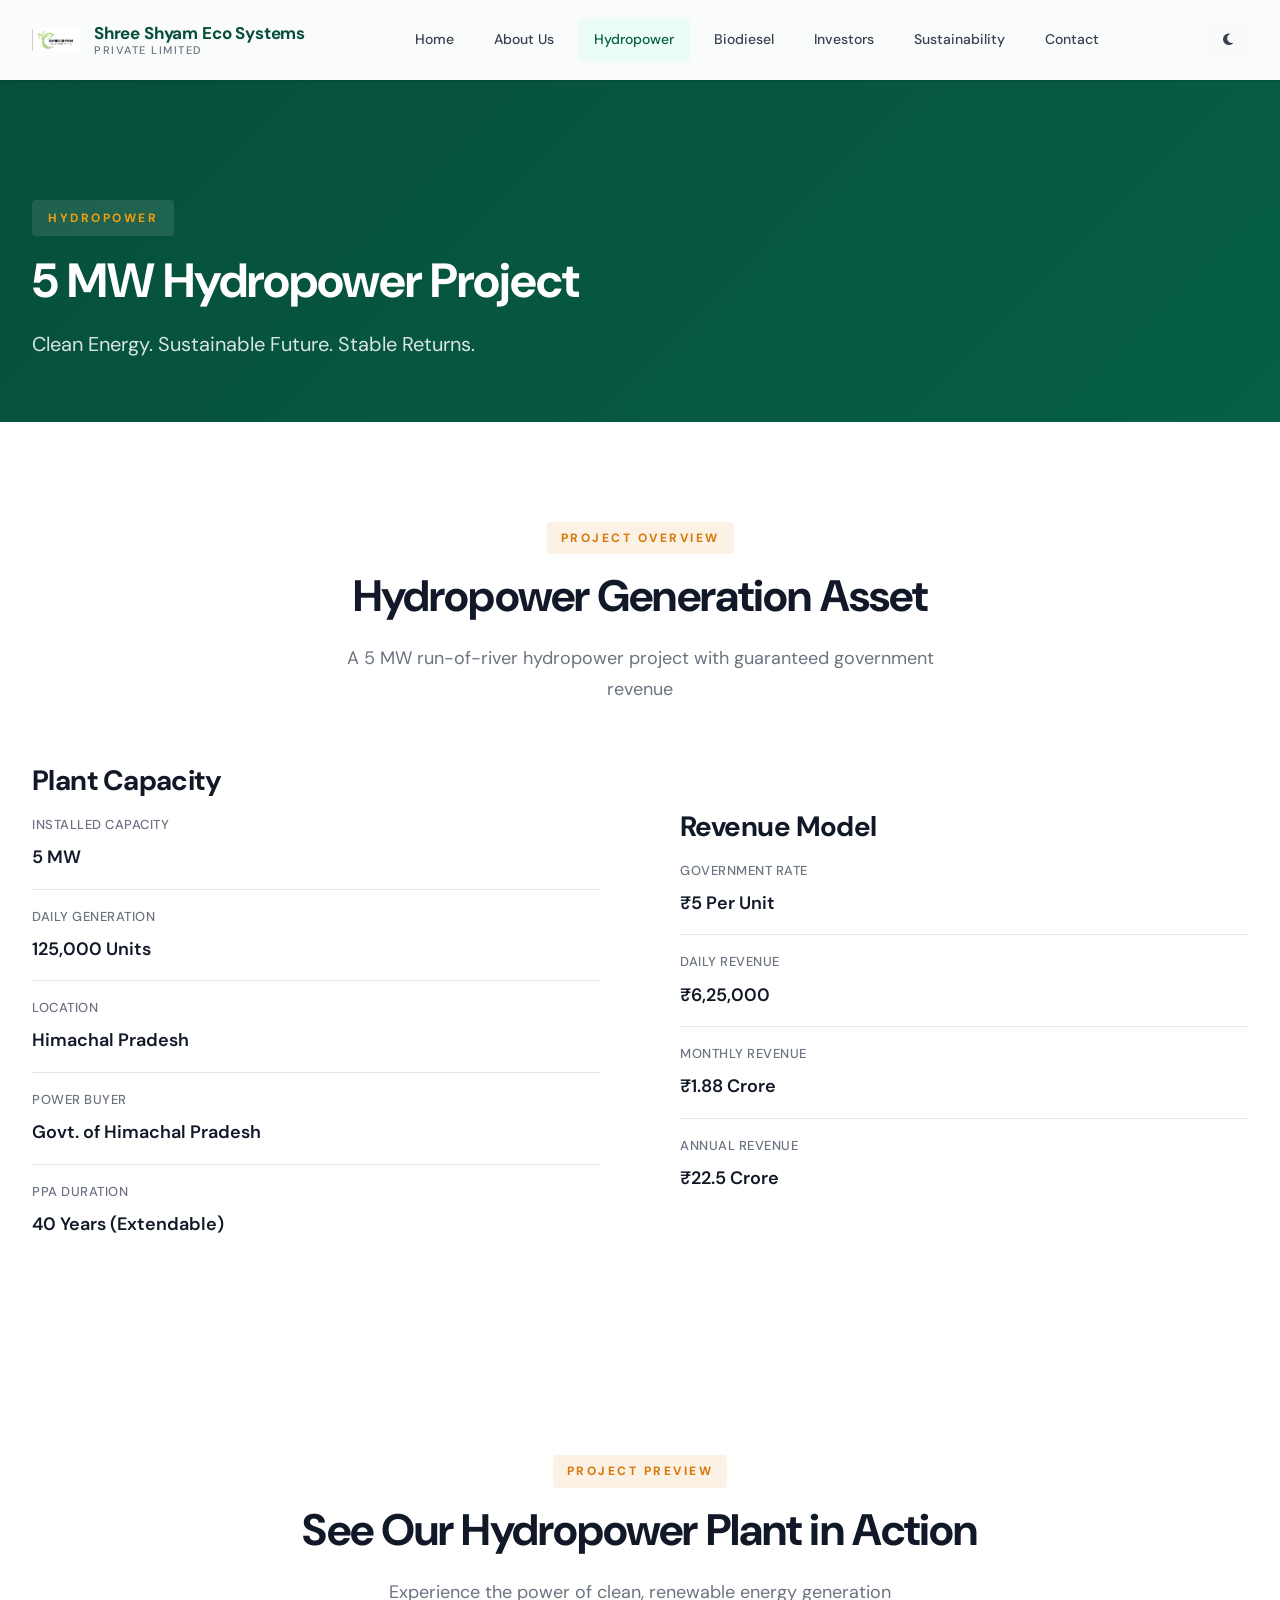
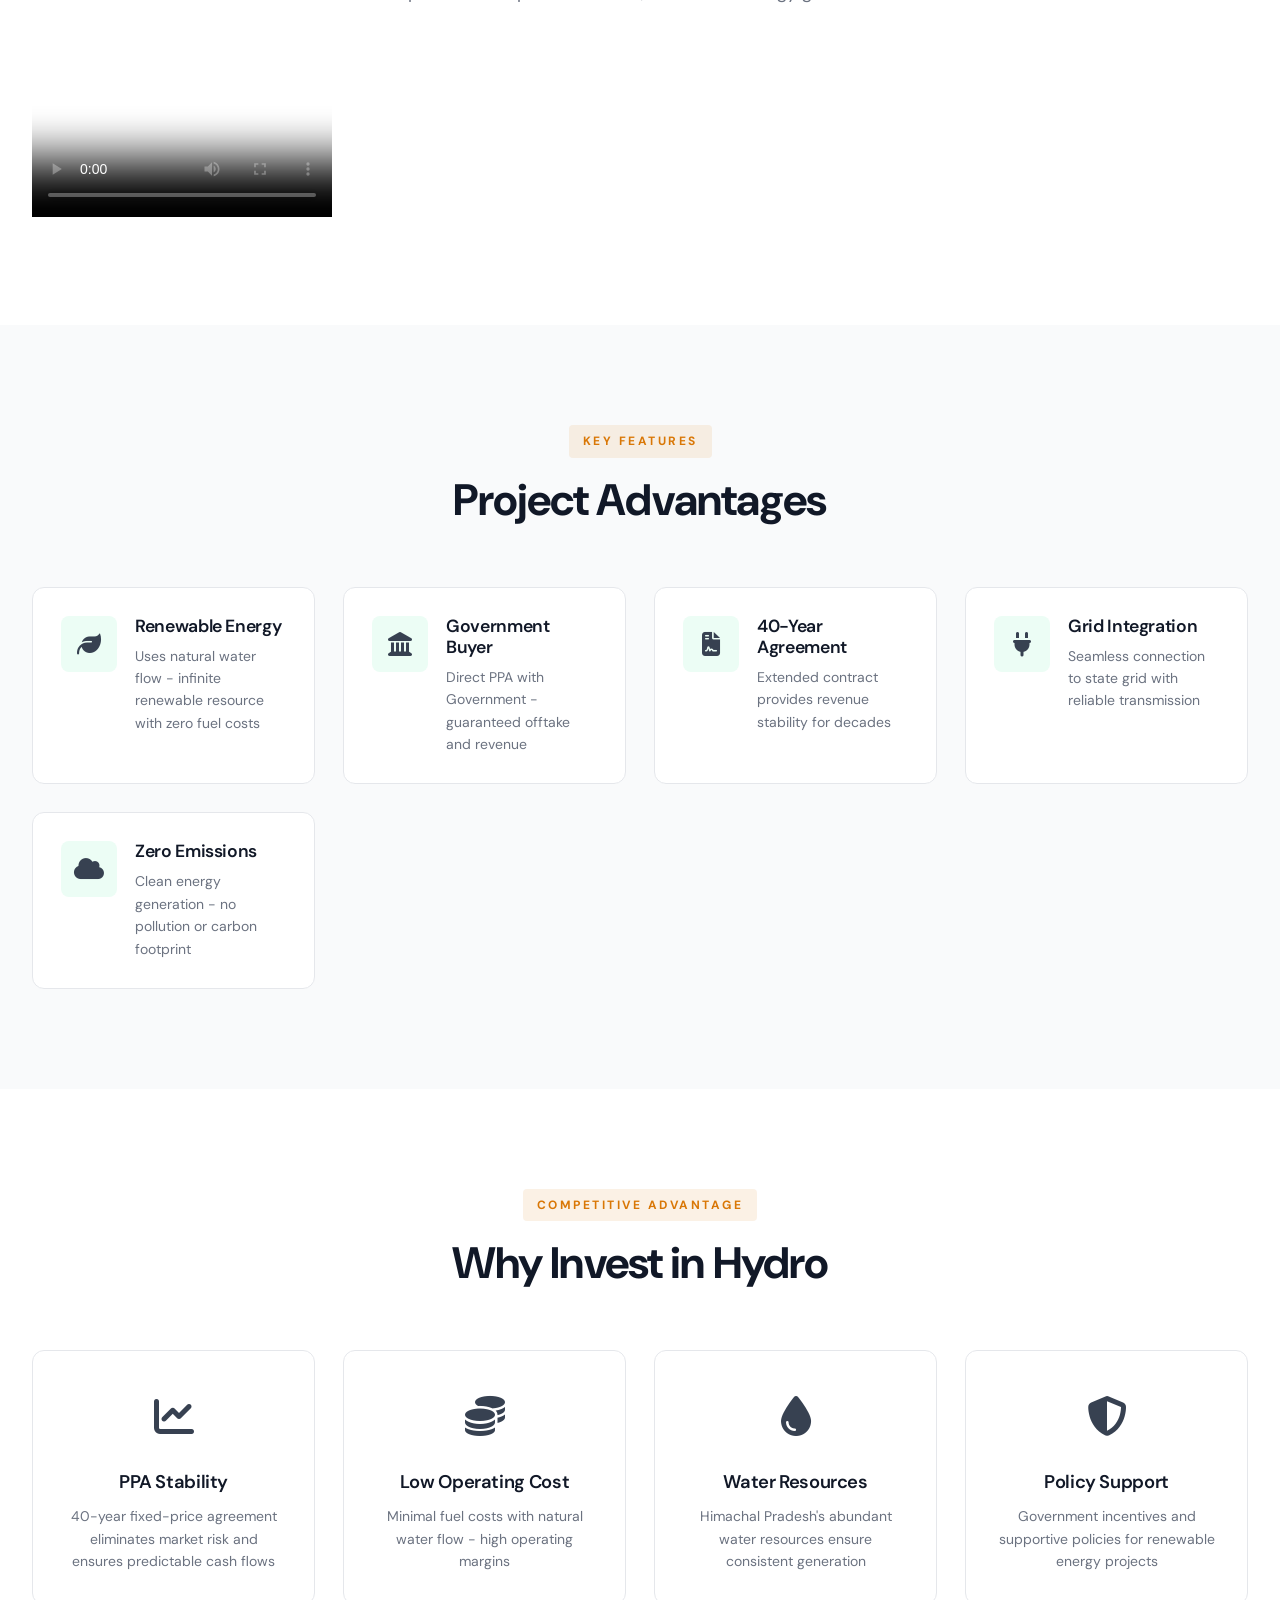
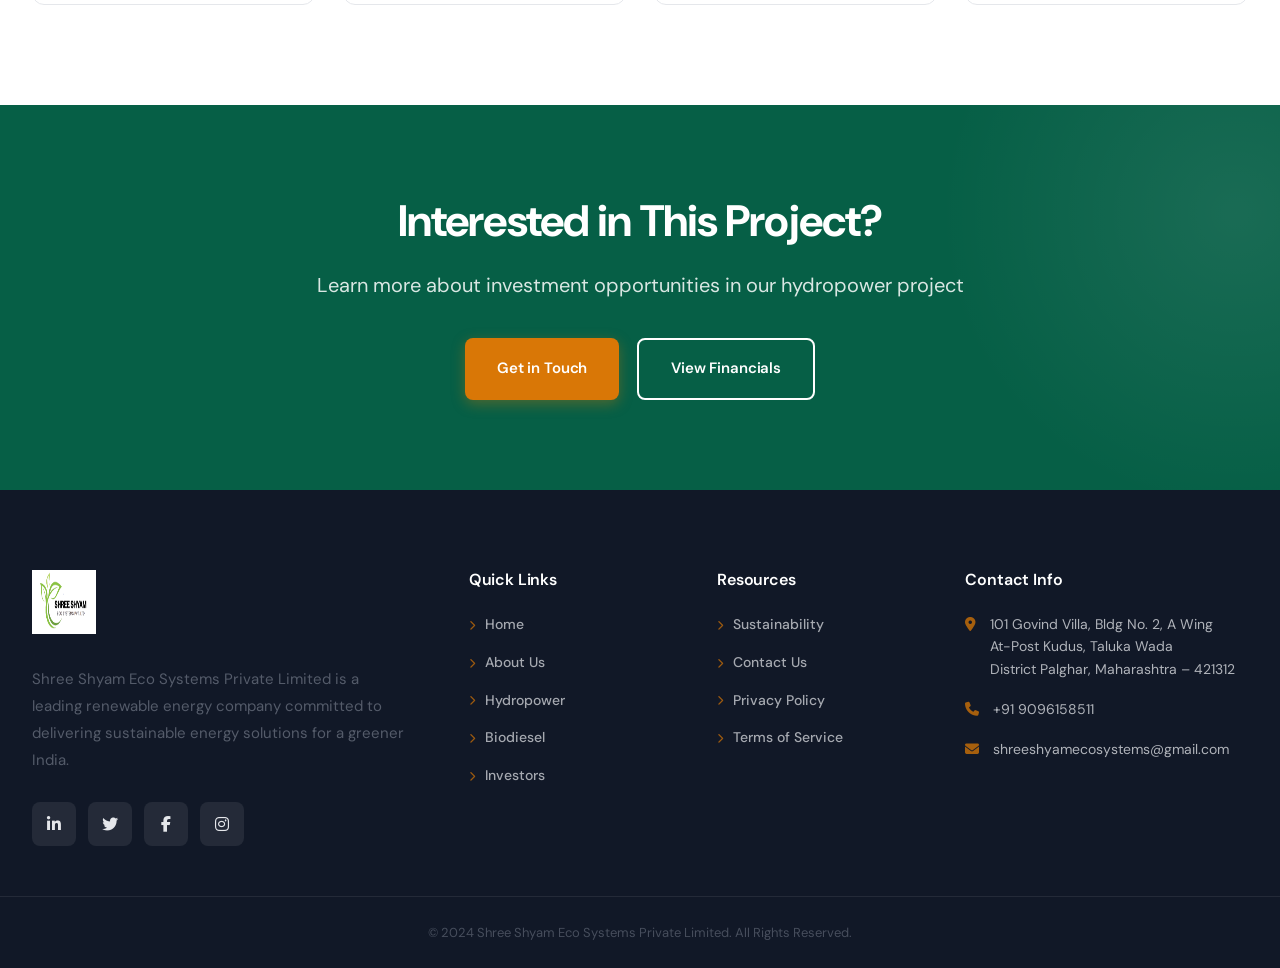
<file: hydropower.html>
<!DOCTYPE html>
<html lang="en">
<head>
    <meta charset="UTF-8">
    <meta name="viewport" content="width=device-width, initial-scale=1.0">
    <title>Hydropower Project | Shree Shyam Eco Systems</title>
    <meta name="description" content="5 MW Hydropower Project in Himachal Pradesh with 40-year Government PPA. Stable renewable energy investment.">
    <link rel="icon" href="data:image/svg+xml,<svg xmlns='http://www.w3.org/2000/svg' viewBox='0 0 100 100'><text y='.9em' font-size='90'>⚡</text></svg>">
    <link rel="preconnect" href="https://fonts.googleapis.com">
    <link rel="preconnect" href="https://fonts.gstatic.com" crossorigin>
    <link href="https://fonts.googleapis.com/css2?family=DM+Sans:wght@400;500;600;700;800&display=swap" rel="stylesheet">
    <link rel="stylesheet" href="https://cdnjs.cloudflare.com/ajax/libs/font-awesome/6.5.1/css/all.min.css">
    <link rel="stylesheet" href="style.css">
</head>
<body>
    <!-- Header -->
    <header class="header" id="header">
        <div class="container header-container">
            <a href="index.html" class="logo">
                <img src="company-logo.png" alt="Shree Shyam Eco Systems Logo" class="logo-img">
                <div class="logo-text">
                    Shree Shyam Eco Systems
                    <span>Private Limited</span>
                </div>
            </a>
            <button class="mobile-menu-btn" id="menuBtn" aria-label="Toggle menu">
                <span></span>
                <span></span>
                <span></span>
            </button>
            <nav class="nav" id="nav">
                <a href="index.html" class="nav-link">Home</a>
                <a href="about.html" class="nav-link">About Us</a>
                <a href="hydropower.html" class="nav-link active">Hydropower</a>
                <a href="biodiesel.html" class="nav-link">Biodiesel</a>
                <a href="financials.html" class="nav-link">Investors</a>
                <a href="impact.html" class="nav-link">Sustainability</a>
                <a href="contact.html" class="nav-link">Contact</a>
            </nav>
            <div class="header-actions">
                <button class="theme-toggle" id="themeToggle" aria-label="Toggle dark mode">
                    <i class="fas fa-moon"></i>
                </button>
            </div>
        </div>
    </header>

    <!-- Page Hero -->
    <section class="page-hero">
        <div class="hero-bg">
            <div class="hero-overlay"></div>
        </div>
        <div class="hero-content">
            <div class="container">
                <span class="hero-tagline">Hydropower</span>
                <h1>5 MW Hydropower Project</h1>
                <p>Clean Energy. Sustainable Future. Stable Returns.</p>
            </div>
        </div>
    </section>

    <!-- Project Details Section -->
    <section class="section">
        <div class="container">
            <div class="section-header text-center">
                <span class="section-tag">Project Overview</span>
                <h2>Hydropower Generation Asset</h2>
                <p>A 5 MW run-of-river hydropower project with guaranteed government revenue</p>
            </div>
            <div class="about-grid">
                <div class="about-content" data-aos="fade-right">
                    <h3>Plant Capacity</h3>
                    <div class="info-item">
                        <span class="label">Installed Capacity</span>
                        <span class="value">5 MW</span>
                    </div>
                    <div class="info-item">
                        <span class="label">Daily Generation</span>
                        <span class="value">125,000 Units</span>
                    </div>
                    <div class="info-item">
                        <span class="label">Location</span>
                        <span class="value">Himachal Pradesh</span>
                    </div>
                    <div class="info-item">
                        <span class="label">Power Buyer</span>
                        <span class="value">Govt. of Himachal Pradesh</span>
                    </div>
                    <div class="info-item">
                        <span class="label">PPA Duration</span>
                        <span class="value">40 Years (Extendable)</span>
                    </div>
                </div>
                <div class="about-content" data-aos="fade-left" style="margin-top: 0;">
                    <h3>Revenue Model</h3>
                    <div class="revenue-item">
                        <span class="label">Government Rate</span>
                        <span class="value">₹5 Per Unit</span>
                    </div>
                    <div class="revenue-item">
                        <span class="label">Daily Revenue</span>
                        <span class="value">₹6,25,000</span>
                    </div>
                    <div class="revenue-item">
                        <span class="label">Monthly Revenue</span>
                        <span class="value">₹1.88 Crore</span>
                    </div>
                    <div class="revenue-item">
                        <span class="label">Annual Revenue</span>
                        <span class="value">₹22.5 Crore</span>
                    </div>
                </div>
            </div>
        </div>
    </section>

    <!-- Video Section -->
    <section class="section">
        <div class="container">
            <div class="section-header text-center">
                <span class="section-tag">Project Preview</span>
                <h2>See Our Hydropower Plant in Action</h2>
                <p>Experience the power of clean, renewable energy generation</p>
            </div>
            <div class="project-video-container">
                <video class="project-video" controls poster="https://cdn.pixabay.com/photo/2015/05/15/14/46/hydroelectric-768990_1280.jpg">
                    <source src="https://cdn.pixabay.com/video/2020/07/30/59893-5989390-uhd_2560_1440_25fps.mp4" type="video/mp4">
                    Your browser does not support the video tag.
                </video>
            </div>
        </div>
    </section>

    <!-- Key Features Section -->
    <section class="section" style="background: var(--bg-secondary);">
        <div class="container">
            <div class="section-header text-center">
                <span class="section-tag">Key Features</span>
                <h2>Project Advantages</h2>
            </div>
            <div class="features-grid">
                <div class="feature-item" data-aos="fade-up">
                    <div class="feature-icon">
                        <i class="fas fa-leaf"></i>
                    </div>
                    <div class="feature-text">
                        <h4>Renewable Energy</h4>
                        <p>Uses natural water flow - infinite renewable resource with zero fuel costs</p>
                    </div>
                </div>
                <div class="feature-item" data-aos="fade-up" data-aos-delay="100">
                    <div class="feature-icon">
                        <i class="fas fa-landmark"></i>
                    </div>
                    <div class="feature-text">
                        <h4>Government Buyer</h4>
                        <p>Direct PPA with Government - guaranteed offtake and revenue</p>
                    </div>
                </div>
                <div class="feature-item" data-aos="fade-up" data-aos-delay="200">
                    <div class="feature-icon">
                        <i class="fas fa-file-contract"></i>
                    </div>
                    <div class="feature-text">
                        <h4>40-Year Agreement</h4>
                        <p>Extended contract provides revenue stability for decades</p>
                    </div>
                </div>
                <div class="feature-item" data-aos="fade-up" data-aos-delay="300">
                    <div class="feature-icon">
                        <i class="fas fa-plug"></i>
                    </div>
                    <div class="feature-text">
                        <h4>Grid Integration</h4>
                        <p>Seamless connection to state grid with reliable transmission</p>
                    </div>
                </div>
                <div class="feature-item" data-aos="fade-up" data-aos-delay="400">
                    <div class="feature-icon">
                        <i class="fas fa-cloud"></i>
                    </div>
                    <div class="feature-text">
                        <h4>Zero Emissions</h4>
                        <p>Clean energy generation - no pollution or carbon footprint</p>
                    </div>
                </div>
            </div>
        </div>
    </section>

    <!-- Competitive Advantage -->
    <section class="section">
        <div class="container">
            <div class="section-header text-center">
                <span class="section-tag">Competitive Advantage</span>
                <h2>Why Invest in Hydro</h2>
            </div>
            <div class="highlights-grid">
                <div class="highlight-card" data-aos="zoom-in">
                    <div class="highlight-icon">
                        <i class="fas fa-chart-line"></i>
                    </div>
                    <h3>PPA Stability</h3>
                    <p>40-year fixed-price agreement eliminates market risk and ensures predictable cash flows</p>
                </div>
                <div class="highlight-card" data-aos="zoom-in" data-aos-delay="100">
                    <div class="highlight-icon">
                        <i class="fas fa-coins"></i>
                    </div>
                    <h3>Low Operating Cost</h3>
                    <p>Minimal fuel costs with natural water flow - high operating margins</p>
                </div>
                <div class="highlight-card" data-aos="zoom-in" data-aos-delay="200">
                    <div class="highlight-icon">
                        <i class="fas fa-tint"></i>
                    </div>
                    <h3>Water Resources</h3>
                    <p>Himachal Pradesh's abundant water resources ensure consistent generation</p>
                </div>
                <div class="highlight-card" data-aos="zoom-in" data-aos-delay="300">
                    <div class="highlight-icon">
                        <i class="fas fa-shield-alt"></i>
                    </div>
                    <h3>Policy Support</h3>
                    <p>Government incentives and supportive policies for renewable energy projects</p>
                </div>
            </div>
        </div>
    </section>

    <!-- CTA Section -->
    <section class="section cta-section">
        <div class="container">
            <div class="cta-content">
                <h2>Interested in This Project?</h2>
                <p>Learn more about investment opportunities in our hydropower project</p>
                <div class="cta-buttons">
                    <a href="contact.html" class="btn btn-primary">Get in Touch</a>
                    <a href="financials.html" class="btn btn-outline-white">View Financials</a>
                </div>
            </div>
        </div>
    </section>

    <!-- Footer -->
    <footer class="footer">
        <div class="footer-main">
            <div class="container">
                <div class="footer-grid">
                    <div class="footer-about">
                        <a href="index.html" class="footer-logo">
                            <img src="company-logo.png" alt="Shree Shyam Eco Systems">
                        </a>
                        <p>Shree Shyam Eco Systems Private Limited is a leading renewable energy company committed to delivering sustainable energy solutions for a greener India.</p>
                        <div class="footer-social">
                            <a href="#"><i class="fab fa-linkedin-in"></i></a>
                            <a href="#"><i class="fab fa-twitter"></i></a>
                            <a href="#"><i class="fab fa-facebook-f"></i></a>
                            <a href="#"><i class="fab fa-instagram"></i></a>
                        </div>
                    </div>
                    <div class="footer-links">
                        <h4>Quick Links</h4>
                        <ul>
                            <li><a href="index.html"><i class="fas fa-chevron-right"></i> Home</a></li>
                            <li><a href="about.html"><i class="fas fa-chevron-right"></i> About Us</a></li>
                            <li><a href="hydropower.html"><i class="fas fa-chevron-right"></i> Hydropower</a></li>
                            <li><a href="biodiesel.html"><i class="fas fa-chevron-right"></i> Biodiesel</a></li>
                            <li><a href="financials.html"><i class="fas fa-chevron-right"></i> Investors</a></li>
                        </ul>
                    </div>
                    <div class="footer-links">
                        <h4>Resources</h4>
                        <ul>
                            <li><a href="impact.html"><i class="fas fa-chevron-right"></i> Sustainability</a></li>
                            <li><a href="contact.html"><i class="fas fa-chevron-right"></i> Contact Us</a></li>
                            <li><a href="#"><i class="fas fa-chevron-right"></i> Privacy Policy</a></li>
                            <li><a href="#"><i class="fas fa-chevron-right"></i> Terms of Service</a></li>
                        </ul>
                    </div>
                    <div class="footer-contact">
                        <h4>Contact Info</h4>
                        <ul>
                            <li><i class="fas fa-map-marker-alt"></i> 101 Govind Villa, Bldg No. 2, A Wing<br>At-Post Kudus, Taluka Wada<br>District Palghar, Maharashtra – 421312</li>
                            <li><i class="fas fa-phone"></i> +91 9096158511</li>
                            <li><i class="fas fa-envelope"></i> shreeshyamecosystems@gmail.com</li>
                        </ul>
                    </div>
                </div>
            </div>
        </div>
        <div class="footer-bottom">
            <div class="container">
                <p>&copy; 2024 Shree Shyam Eco Systems Private Limited. All Rights Reserved.</p>
            </div>
        </div>
    </footer>

    <script src="script.js"></script>
</body>
</html>
</file>
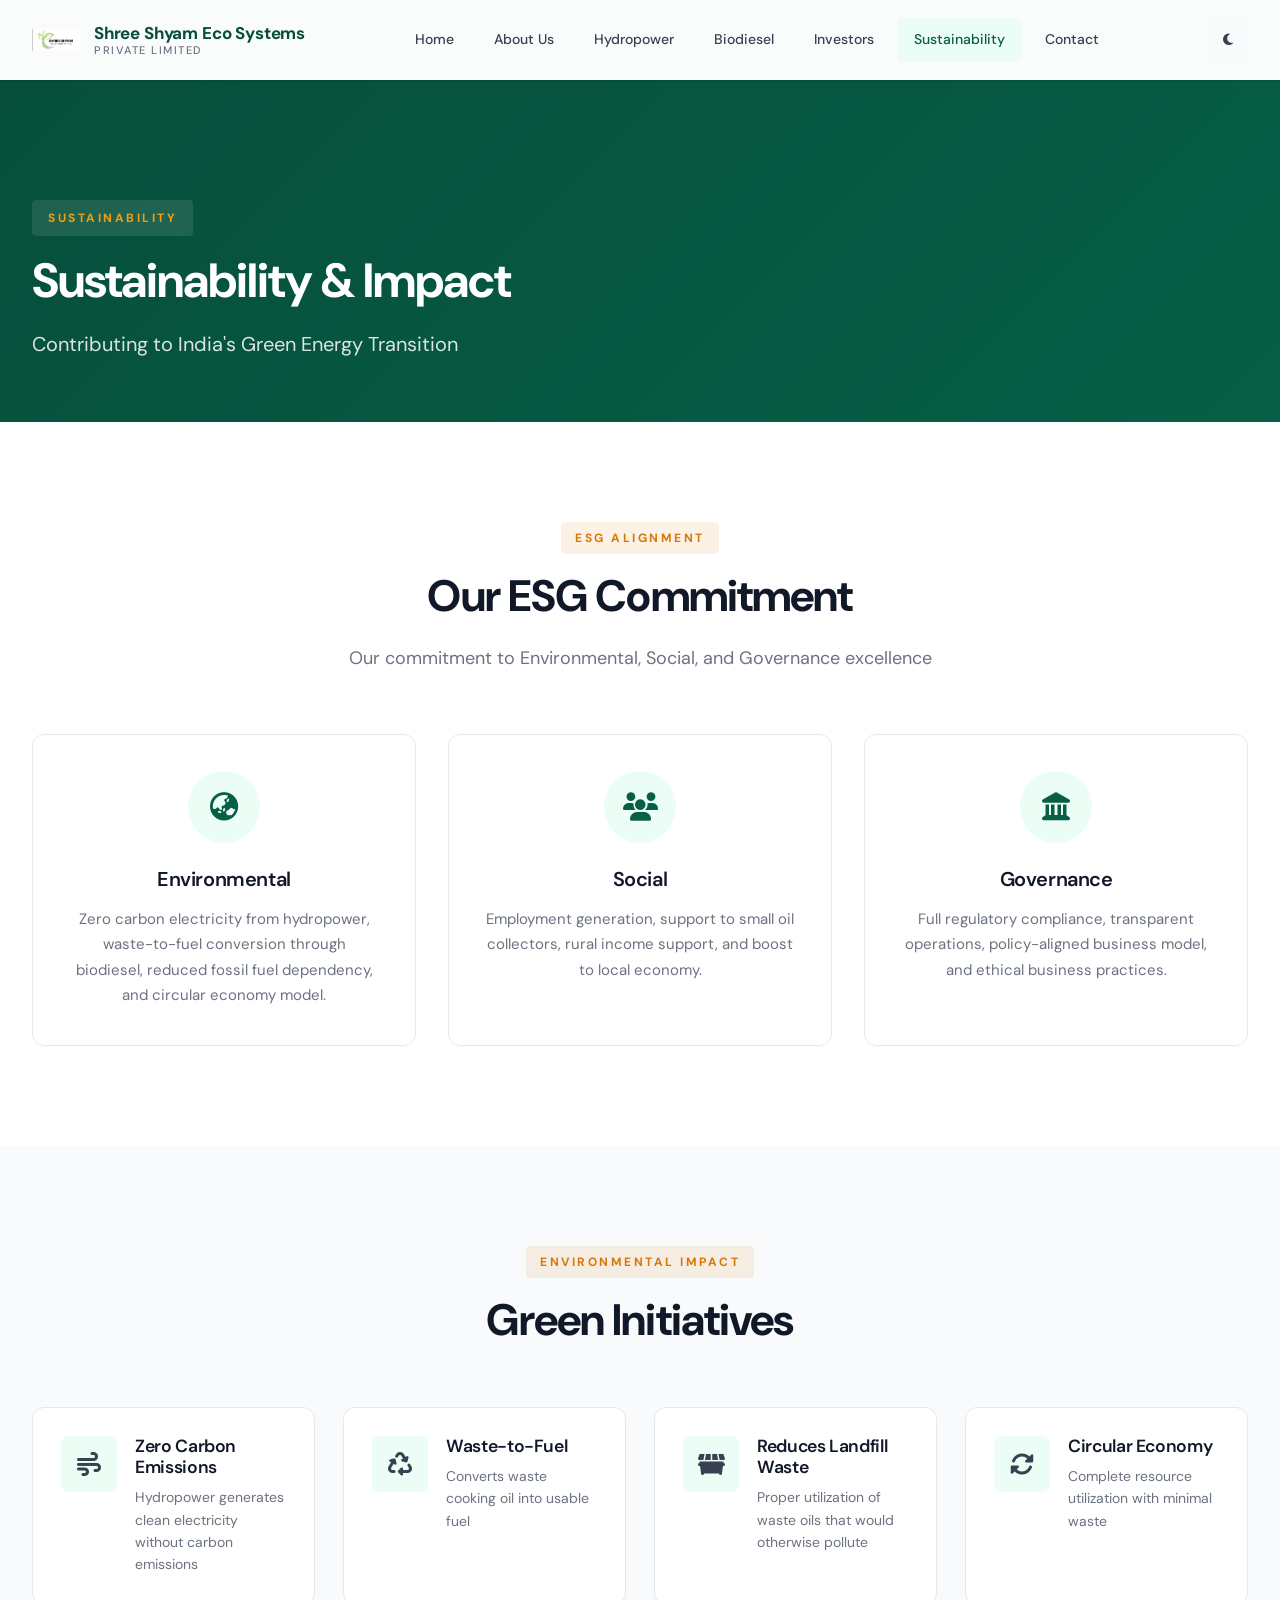
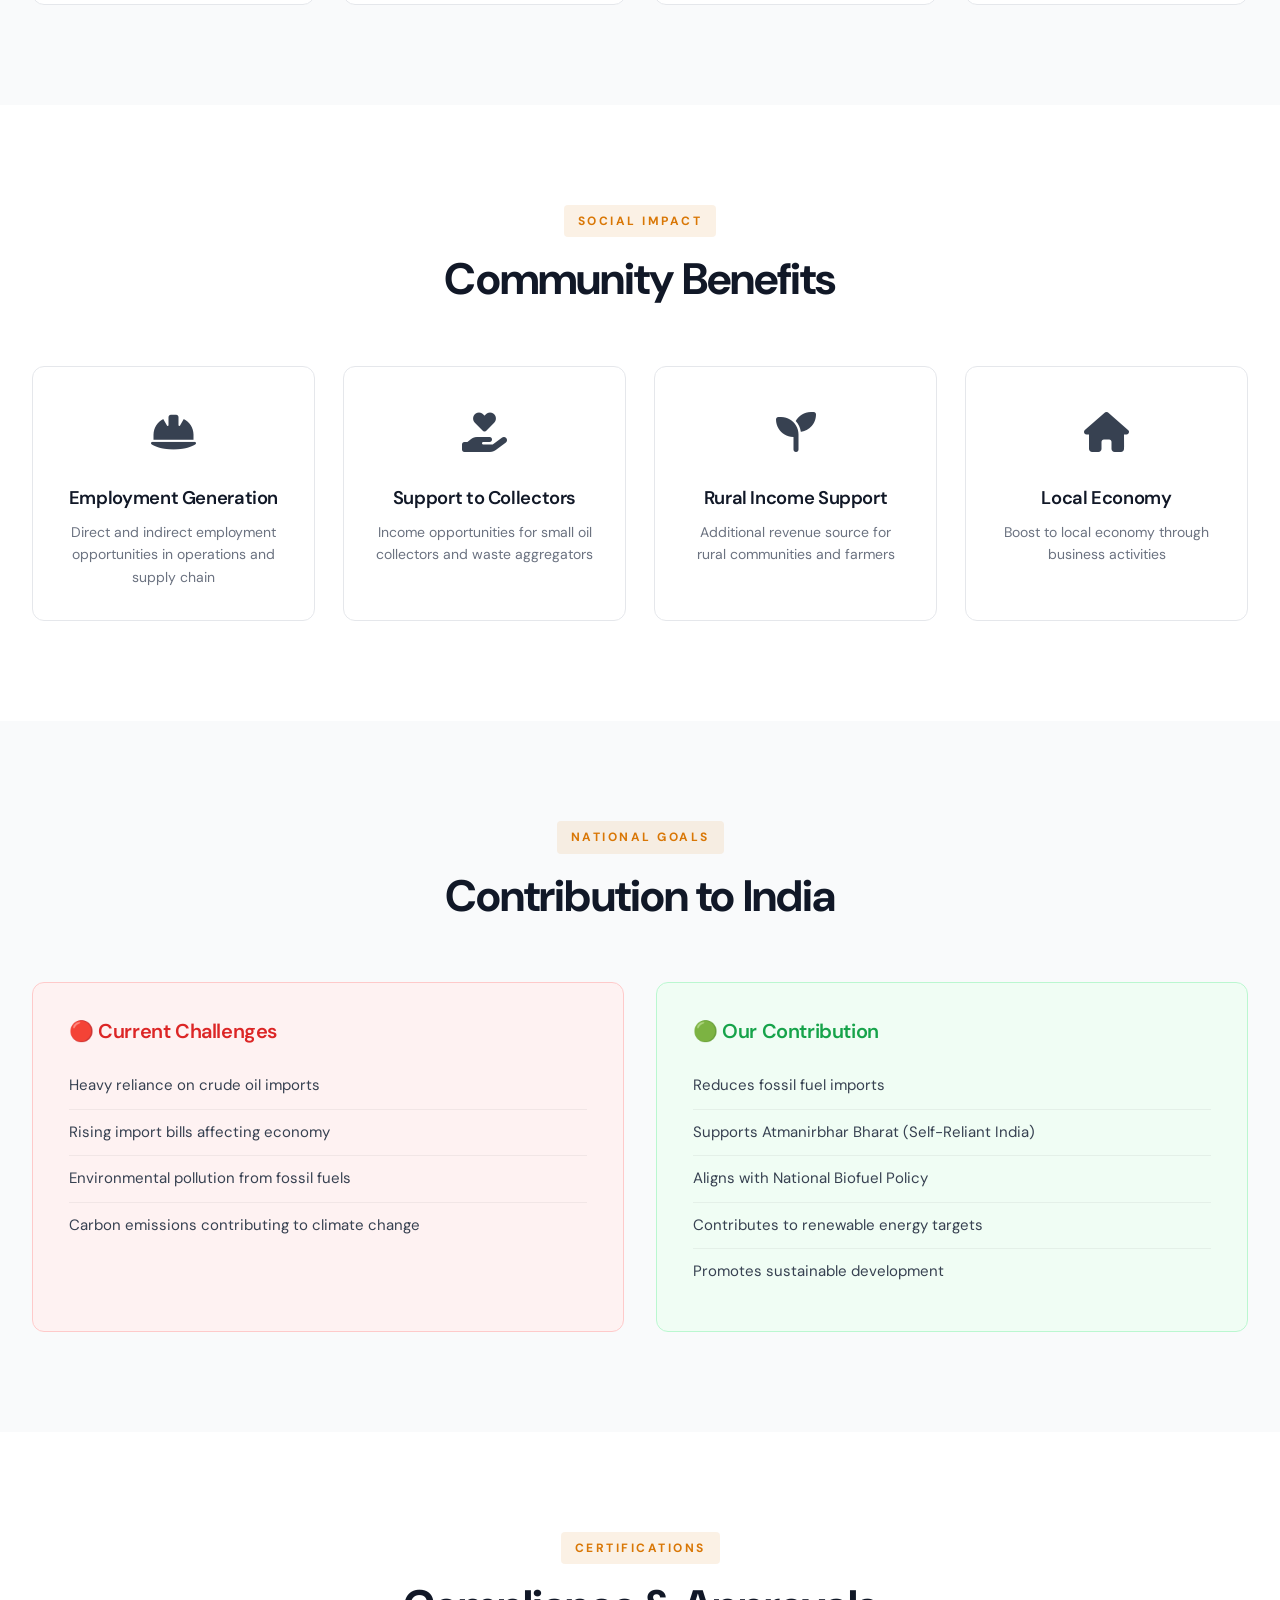
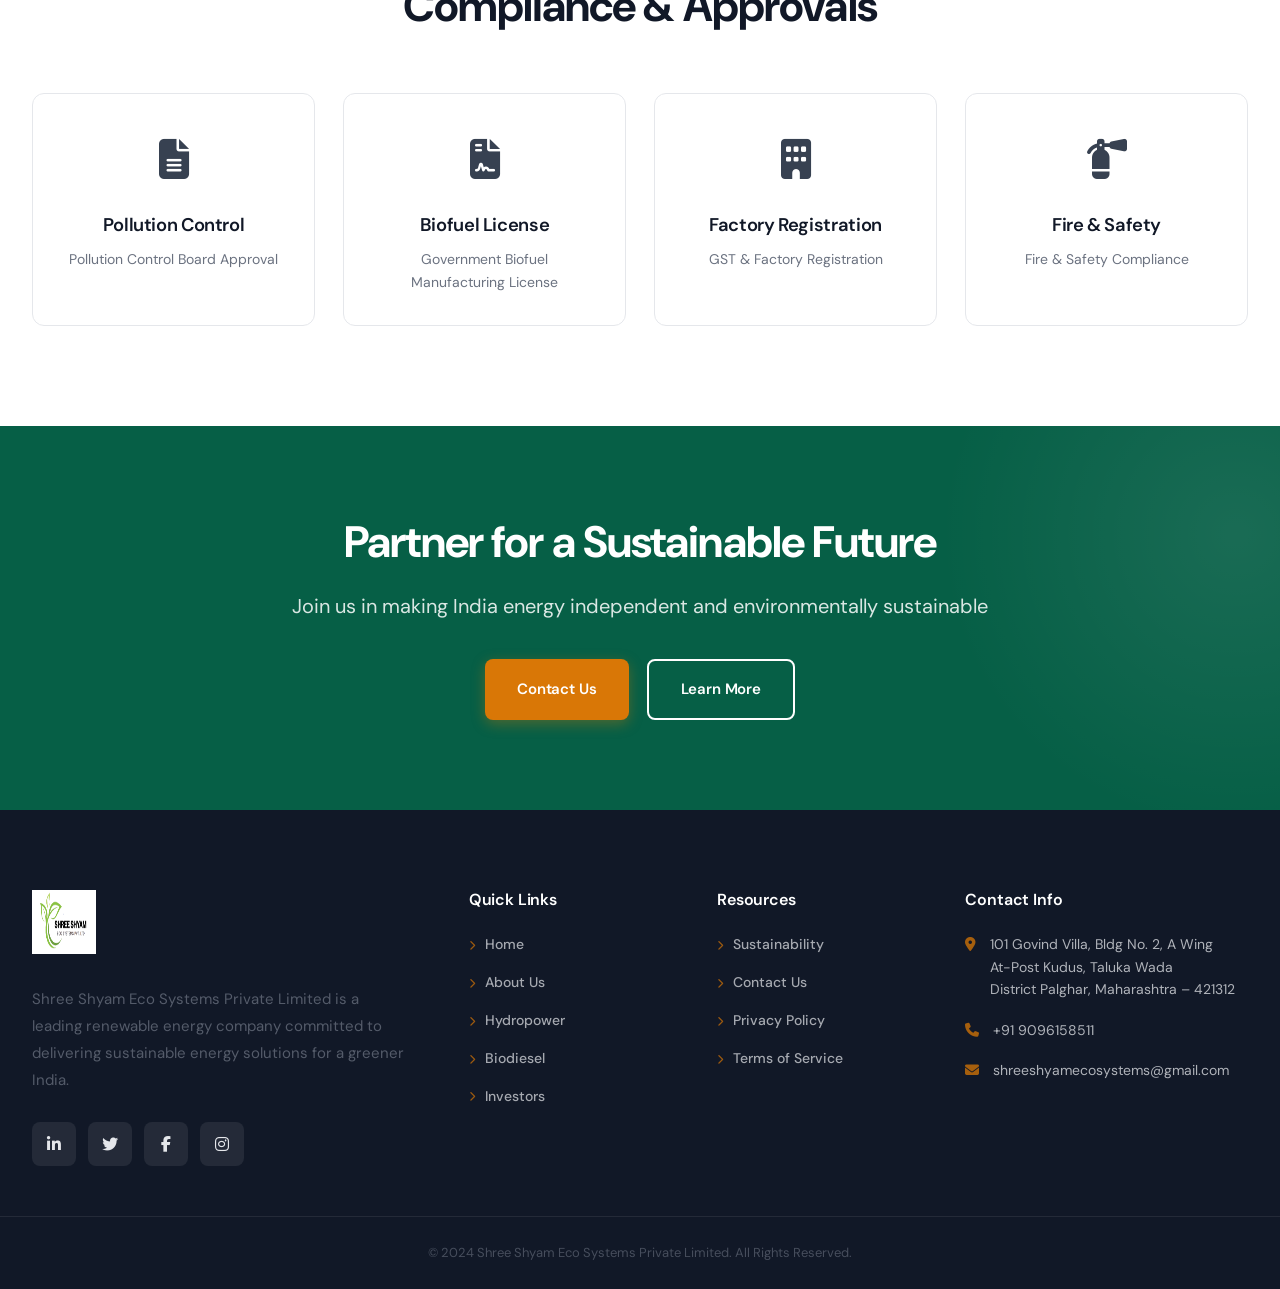
<file: impact.html>
<!DOCTYPE html>
<html lang="en">
<head>
    <meta charset="UTF-8">
    <meta name="viewport" content="width=device-width, initial-scale=1.0">
    <title>Sustainability & Impact | Shree Shyam Eco Systems</title>
    <meta name="description" content="Sustainability and ESG impact of Shree Shyam Eco Systems - zero carbon emissions, waste-to-fuel conversion, circular economy.">
    <link rel="icon" href="data:image/svg+xml,<svg xmlns='http://www.w3.org/2000/svg' viewBox='0 0 100 100'><text y='.9em' font-size='90'>🌱</text></svg>">
    <link rel="preconnect" href="https://fonts.googleapis.com">
    <link rel="preconnect" href="https://fonts.gstatic.com" crossorigin>
    <link href="https://fonts.googleapis.com/css2?family=DM+Sans:wght@400;500;600;700;800&display=swap" rel="stylesheet">
    <link rel="stylesheet" href="https://cdnjs.cloudflare.com/ajax/libs/font-awesome/6.5.1/css/all.min.css">
    <link rel="stylesheet" href="style.css">
</head>
<body>
    <!-- Header -->
    <header class="header" id="header">
        <div class="container header-container">
            <a href="index.html" class="logo">
                <img src="company-logo.png" alt="Shree Shyam Eco Systems Logo" class="logo-img">
                <div class="logo-text">
                    Shree Shyam Eco Systems
                    <span>Private Limited</span>
                </div>
            </a>
            <button class="mobile-menu-btn" id="menuBtn" aria-label="Toggle menu">
                <span></span>
                <span></span>
                <span></span>
            </button>
            <nav class="nav" id="nav">
                <a href="index.html" class="nav-link">Home</a>
                <a href="about.html" class="nav-link">About Us</a>
                <a href="hydropower.html" class="nav-link">Hydropower</a>
                <a href="biodiesel.html" class="nav-link">Biodiesel</a>
                <a href="financials.html" class="nav-link">Investors</a>
                <a href="impact.html" class="nav-link active">Sustainability</a>
                <a href="contact.html" class="nav-link">Contact</a>
            </nav>
            <div class="header-actions">
                <button class="theme-toggle" id="themeToggle" aria-label="Toggle dark mode">
                    <i class="fas fa-moon"></i>
                </button>
            </div>
        </div>
    </header>

    <!-- Page Hero -->
    <section class="page-hero">
        <div class="hero-bg">
            <div class="hero-overlay"></div>
        </div>
        <div class="hero-content">
            <div class="container">
                <span class="hero-tagline">Sustainability</span>
                <h1>Sustainability & Impact</h1>
                <p>Contributing to India's Green Energy Transition</p>
            </div>
        </div>
    </section>

    <!-- ESG Overview Section -->
    <section class="section">
        <div class="container">
            <div class="section-header text-center">
                <span class="section-tag">ESG Alignment</span>
                <h2>Our ESG Commitment</h2>
                <p>Our commitment to Environmental, Social, and Governance excellence</p>
            </div>
            <div class="vm-grid">
                <div class="vm-card" data-aos="fade-up">
                    <div class="vm-icon">
                        <i class="fas fa-globe-asia"></i>
                    </div>
                    <h3>Environmental</h3>
                    <p>Zero carbon electricity from hydropower, waste-to-fuel conversion through biodiesel, reduced fossil fuel dependency, and circular economy model.</p>
                </div>
                <div class="vm-card" data-aos="fade-up" data-aos-delay="100">
                    <div class="vm-icon">
                        <i class="fas fa-users"></i>
                    </div>
                    <h3>Social</h3>
                    <p>Employment generation, support to small oil collectors, rural income support, and boost to local economy.</p>
                </div>
                <div class="vm-card" data-aos="fade-up" data-aos-delay="200">
                    <div class="vm-icon">
                        <i class="fas fa-landmark"></i>
                    </div>
                    <h3>Governance</h3>
                    <p>Full regulatory compliance, transparent operations, policy-aligned business model, and ethical business practices.</p>
                </div>
            </div>
        </div>
    </section>

    <!-- Environmental Impact Section -->
    <section class="section" style="background: var(--bg-secondary);">
        <div class="container">
            <div class="section-header text-center">
                <span class="section-tag">Environmental Impact</span>
                <h2>Green Initiatives</h2>
            </div>
            <div class="features-grid">
                <div class="feature-item" data-aos="fade-up">
                    <div class="feature-icon">
                        <i class="fas fa-wind"></i>
                    </div>
                    <div class="feature-text">
                        <h4>Zero Carbon Emissions</h4>
                        <p>Hydropower generates clean electricity without carbon emissions</p>
                    </div>
                </div>
                <div class="feature-item" data-aos="fade-up" data-aos-delay="100">
                    <div class="feature-icon">
                        <i class="fas fa-recycle"></i>
                    </div>
                    <div class="feature-text">
                        <h4>Waste-to-Fuel</h4>
                        <p>Converts waste cooking oil into usable fuel</p>
                    </div>
                </div>
                <div class="feature-item" data-aos="fade-up" data-aos-delay="200">
                    <div class="feature-icon">
                        <i class="fas fa-dumpster"></i>
                    </div>
                    <div class="feature-text">
                        <h4>Reduces Landfill Waste</h4>
                        <p>Proper utilization of waste oils that would otherwise pollute</p>
                    </div>
                </div>
                <div class="feature-item" data-aos="fade-up" data-aos-delay="300">
                    <div class="feature-icon">
                        <i class="fas fa-sync-alt"></i>
                    </div>
                    <div class="feature-text">
                        <h4>Circular Economy</h4>
                        <p>Complete resource utilization with minimal waste</p>
                    </div>
                </div>
            </div>
        </div>
    </section>

    <!-- Social Impact Section -->
    <section class="section">
        <div class="container">
            <div class="section-header text-center">
                <span class="section-tag">Social Impact</span>
                <h2>Community Benefits</h2>
            </div>
            <div class="highlights-grid">
                <div class="highlight-card" data-aos="zoom-in">
                    <div class="highlight-icon">
                        <i class="fas fa-hard-hat"></i>
                    </div>
                    <h3>Employment Generation</h3>
                    <p>Direct and indirect employment opportunities in operations and supply chain</p>
                </div>
                <div class="highlight-card" data-aos="zoom-in" data-aos-delay="100">
                    <div class="highlight-icon">
                        <i class="fas fa-hand-holding-heart"></i>
                    </div>
                    <h3>Support to Collectors</h3>
                    <p>Income opportunities for small oil collectors and waste aggregators</p>
                </div>
                <div class="highlight-card" data-aos="zoom-in" data-aos-delay="200">
                    <div class="highlight-icon">
                        <i class="fas fa-seedling"></i>
                    </div>
                    <h3>Rural Income Support</h3>
                    <p>Additional revenue source for rural communities and farmers</p>
                </div>
                <div class="highlight-card" data-aos="zoom-in" data-aos-delay="300">
                    <div class="highlight-icon">
                        <i class="fas fa-home"></i>
                    </div>
                    <h3>Local Economy</h3>
                    <p>Boost to local economy through business activities</p>
                </div>
            </div>
        </div>
    </section>

    <!-- National Goals Section -->
    <section class="section" style="background: var(--bg-secondary);">
        <div class="container">
            <div class="section-header text-center">
                <span class="section-tag">National Goals</span>
                <h2>Contribution to India</h2>
            </div>
            <div class="problem-solution">
                <div class="problem-box" data-aos="fade-right">
                    <h3>🔴 Current Challenges</h3>
                    <ul>
                        <li>Heavy reliance on crude oil imports</li>
                        <li>Rising import bills affecting economy</li>
                        <li>Environmental pollution from fossil fuels</li>
                        <li>Carbon emissions contributing to climate change</li>
                    </ul>
                </div>
                <div class="solution-box" data-aos="fade-left">
                    <h3>🟢 Our Contribution</h3>
                    <ul>
                        <li>Reduces fossil fuel imports</li>
                        <li>Supports Atmanirbhar Bharat (Self-Reliant India)</li>
                        <li>Aligns with National Biofuel Policy</li>
                        <li>Contributes to renewable energy targets</li>
                        <li>Promotes sustainable development</li>
                    </ul>
                </div>
            </div>
        </div>
    </section>

    <!-- Certifications Section -->
    <section class="section">
        <div class="container">
            <div class="section-header text-center">
                <span class="section-tag">Certifications</span>
                <h2>Compliance & Approvals</h2>
            </div>
            <div class="highlights-grid">
                <div class="highlight-card" data-aos="zoom-in">
                    <div class="highlight-icon">
                        <i class="fas fa-file-alt"></i>
                    </div>
                    <h3>Pollution Control</h3>
                    <p>Pollution Control Board Approval</p>
                </div>
                <div class="highlight-card" data-aos="zoom-in" data-aos-delay="100">
                    <div class="highlight-icon">
                        <i class="fas fa-file-contract"></i>
                    </div>
                    <h3>Biofuel License</h3>
                    <p>Government Biofuel Manufacturing License</p>
                </div>
                <div class="highlight-card" data-aos="zoom-in" data-aos-delay="200">
                    <div class="highlight-icon">
                        <i class="fas fa-building"></i>
                    </div>
                    <h3>Factory Registration</h3>
                    <p>GST & Factory Registration</p>
                </div>
                <div class="highlight-card" data-aos="zoom-in" data-aos-delay="300">
                    <div class="highlight-icon">
                        <i class="fas fa-fire-extinguisher"></i>
                    </div>
                    <h3>Fire & Safety</h3>
                    <p>Fire & Safety Compliance</p>
                </div>
            </div>
        </div>
    </section>

    <!-- CTA Section -->
    <section class="section cta-section">
        <div class="container">
            <div class="cta-content">
                <h2>Partner for a Sustainable Future</h2>
                <p>Join us in making India energy independent and environmentally sustainable</p>
                <div class="cta-buttons">
                    <a href="contact.html" class="btn btn-primary">Contact Us</a>
                    <a href="about.html" class="btn btn-outline-white">Learn More</a>
                </div>
            </div>
        </div>
    </section>

    <!-- Footer -->
    <footer class="footer">
        <div class="footer-main">
            <div class="container">
                <div class="footer-grid">
                    <div class="footer-about">
                        <a href="index.html" class="footer-logo">
                            <img src="company-logo.png" alt="Shree Shyam Eco Systems">
                        </a>
                        <p>Shree Shyam Eco Systems Private Limited is a leading renewable energy company committed to delivering sustainable energy solutions for a greener India.</p>
                        <div class="footer-social">
                            <a href="#"><i class="fab fa-linkedin-in"></i></a>
                            <a href="#"><i class="fab fa-twitter"></i></a>
                            <a href="#"><i class="fab fa-facebook-f"></i></a>
                            <a href="#"><i class="fab fa-instagram"></i></a>
                        </div>
                    </div>
                    <div class="footer-links">
                        <h4>Quick Links</h4>
                        <ul>
                            <li><a href="index.html"><i class="fas fa-chevron-right"></i> Home</a></li>
                            <li><a href="about.html"><i class="fas fa-chevron-right"></i> About Us</a></li>
                            <li><a href="hydropower.html"><i class="fas fa-chevron-right"></i> Hydropower</a></li>
                            <li><a href="biodiesel.html"><i class="fas fa-chevron-right"></i> Biodiesel</a></li>
                            <li><a href="financials.html"><i class="fas fa-chevron-right"></i> Investors</a></li>
                        </ul>
                    </div>
                    <div class="footer-links">
                        <h4>Resources</h4>
                        <ul>
                            <li><a href="impact.html"><i class="fas fa-chevron-right"></i> Sustainability</a></li>
                            <li><a href="contact.html"><i class="fas fa-chevron-right"></i> Contact Us</a></li>
                            <li><a href="#"><i class="fas fa-chevron-right"></i> Privacy Policy</a></li>
                            <li><a href="#"><i class="fas fa-chevron-right"></i> Terms of Service</a></li>
                        </ul>
                    </div>
                    <div class="footer-contact">
                        <h4>Contact Info</h4>
                        <ul>
                            <li><i class="fas fa-map-marker-alt"></i> 101 Govind Villa, Bldg No. 2, A Wing<br>At-Post Kudus, Taluka Wada<br>District Palghar, Maharashtra – 421312</li>
                            <li><i class="fas fa-phone"></i> +91 9096158511</li>
                            <li><i class="fas fa-envelope"></i> shreeshyamecosystems@gmail.com</li>
                        </ul>
                    </div>
                </div>
            </div>
        </div>
        <div class="footer-bottom">
            <div class="container">
                <p>&copy; 2024 Shree Shyam Eco Systems Private Limited. All Rights Reserved.</p>
            </div>
        </div>
    </footer>

    <script src="script.js"></script>
</body>
</html>
</file>
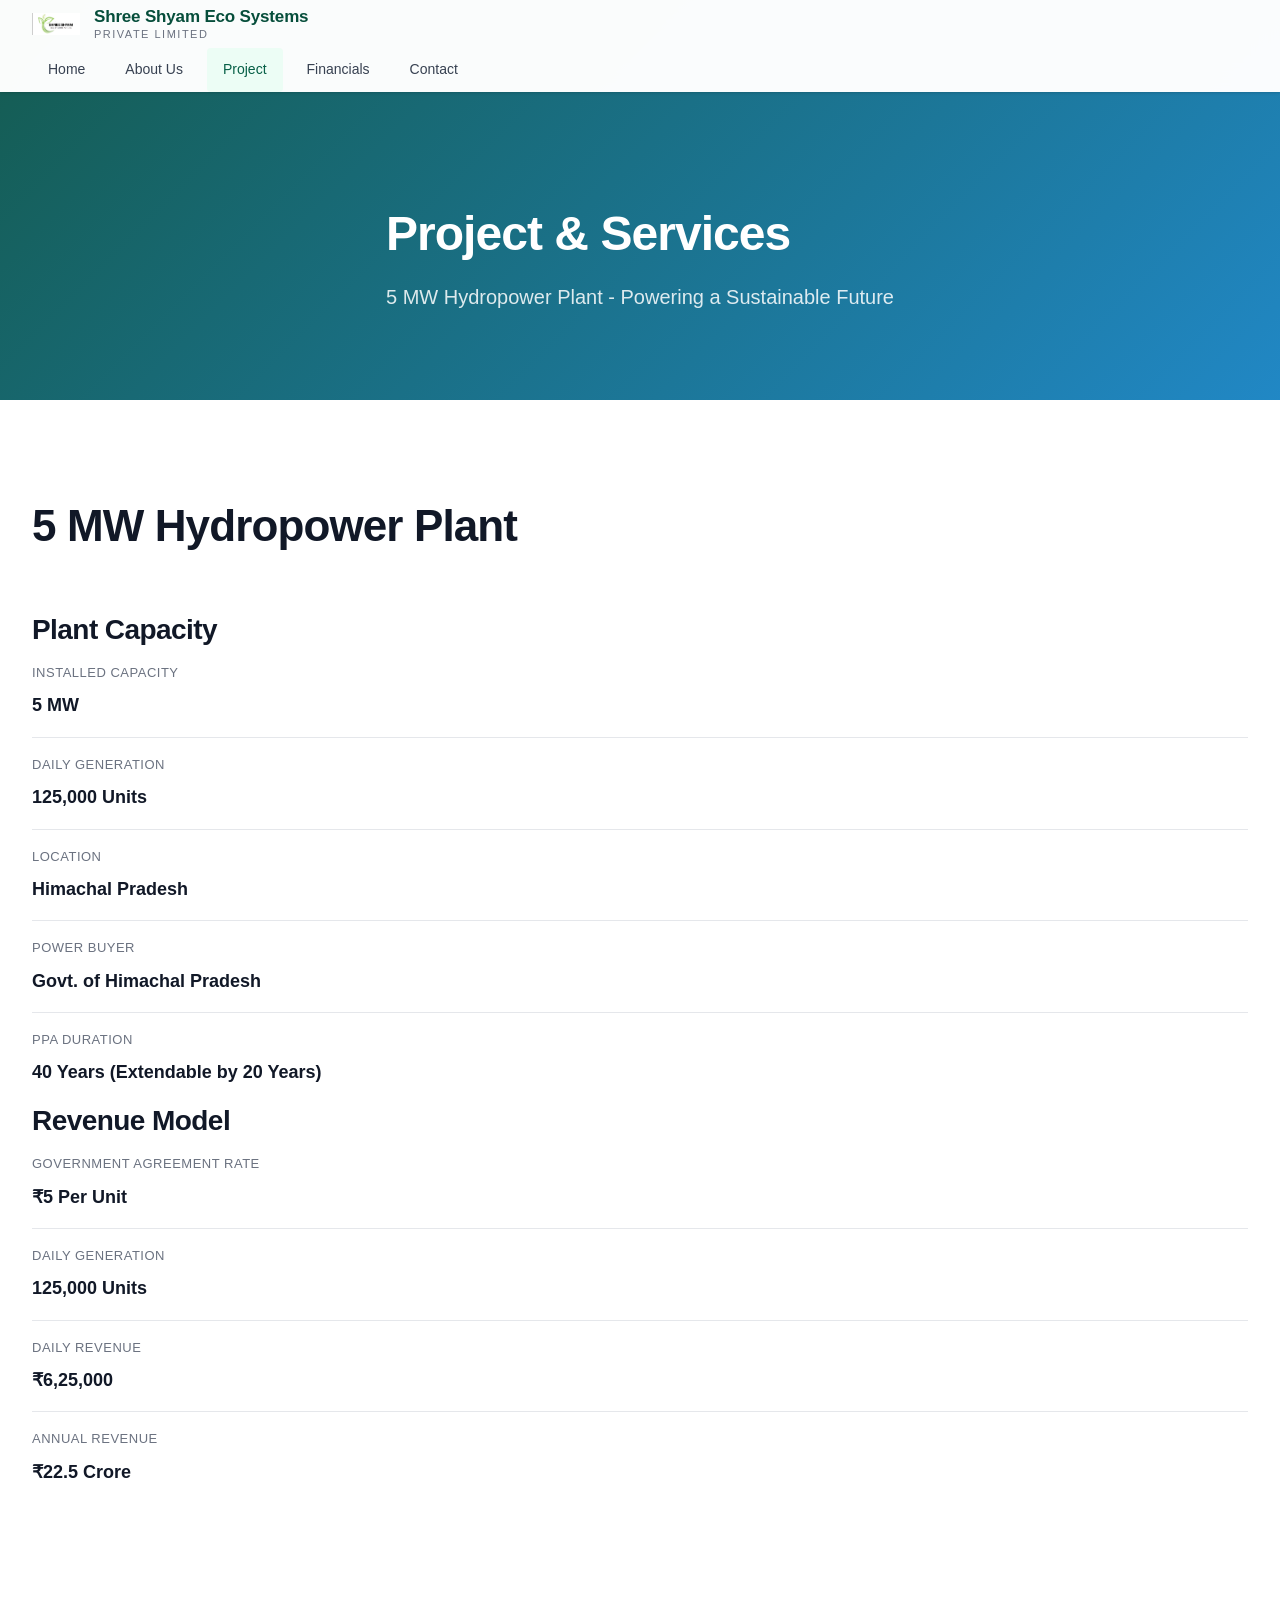
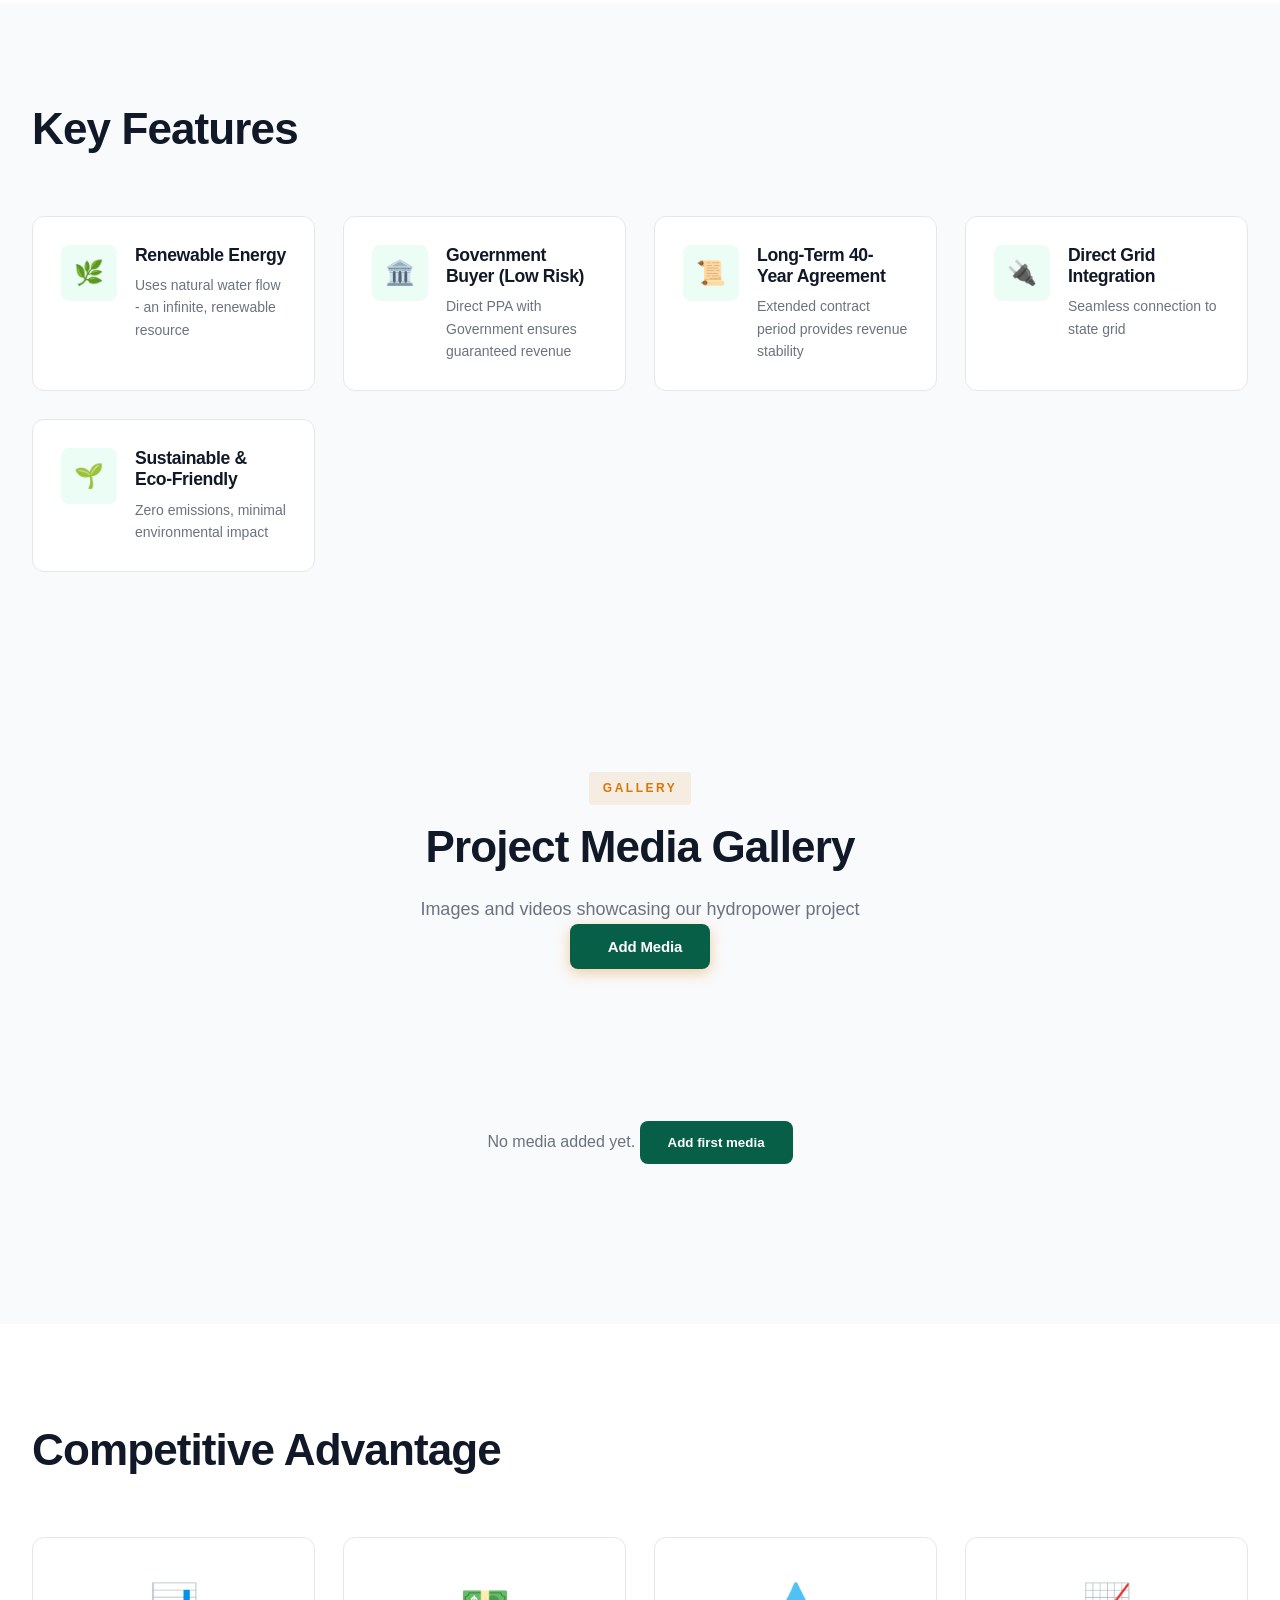
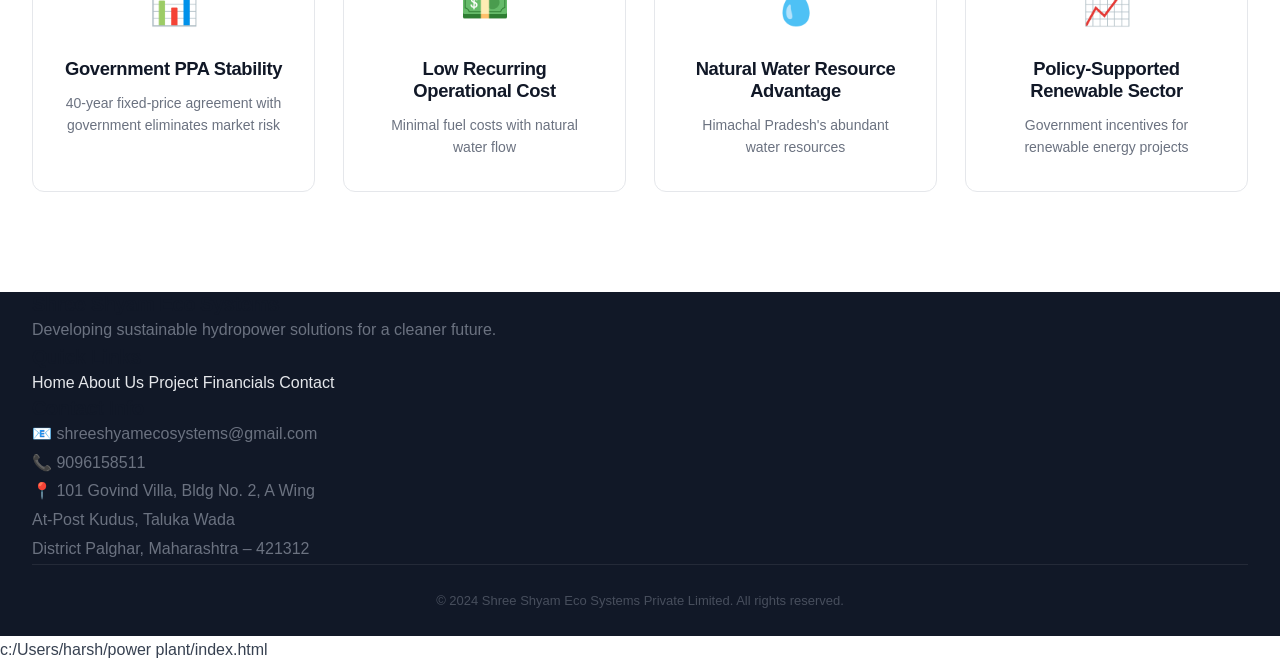
<file: project.html>
<!DOCTYPE html>
<html lang="en">
<head>
    <meta charset="UTF-8">
    <meta name="viewport" content="width=device-width, initial-scale=1.0">
    <title>Project & Services | Shree Shyam Eco Systems Private Limited</title>
    <meta name="description" content="Learn about our 5 MW Hydropower Plant project - capacity, revenue model, key features and competitive advantages.">
    <link rel="stylesheet" href="style.css">
    <link rel="icon" href="data:image/svg+xml,<svg xmlns='http://www.w3.org/2000/svg' viewBox='0 0 100 100'><text y='.9em' font-size='90'>⚡</text></svg>">
</head>
<body>
    <!-- Header -->
    <header class="header">
        <div class="container">
            <a href="index.html" class="logo">
                <img src="company-logo.png" alt="Shree Shyam Eco Systems Logo" class="logo-img">
                <div class="logo-text">
                    Shree Shyam Eco Systems
                    <span>Private Limited</span>
                </div>
            </a>
            <button class="mobile-menu-btn" id="menuBtn">☰</button>
            <nav class="nav" id="nav">
                <a href="index.html" class="nav-link">Home</a>
                <a href="about.html" class="nav-link">About Us</a>
                <a href="project.html" class="nav-link active">Project</a>
                <a href="financials.html" class="nav-link">Financials</a>
                <a href="contact.html" class="nav-link">Contact</a>
            </nav>
        </div>
    </header>

    <!-- Page Hero -->
    <section class="page-hero" style="background: linear-gradient(135deg, rgba(0, 77, 64, 0.92), rgba(2, 119, 189, 0.88)), url('https://images.unsplash.com/photo-1473341304170-971dccb5ac1e?w=1920') center/cover;">
        <div class="container">
            <h1>Project & Services</h1>
            <p>5 MW Hydropower Plant - Powering a Sustainable Future</p>
        </div>
    </section>

    <!-- Project Details Section -->
    <section class="section">
        <div class="container">
            <div class="section-header">
                <h2>5 MW Hydropower Plant</h2>
            </div>
            <div class="project-details">
                <div class="project-info">
                    <h3>Plant Capacity</h3>
                    <div class="info-item">
                        <span class="label">Installed Capacity</span>
                        <span class="value">5 MW</span>
                    </div>
                    <div class="info-item">
                        <span class="label">Daily Generation</span>
                        <span class="value">125,000 Units</span>
                    </div>
                    <div class="info-item">
                        <span class="label">Location</span>
                        <span class="value">Himachal Pradesh</span>
                    </div>
                    <div class="info-item">
                        <span class="label">Power Buyer</span>
                        <span class="value">Govt. of Himachal Pradesh</span>
                    </div>
                    <div class="info-item">
                        <span class="label">PPA Duration</span>
                        <span class="value">40 Years (Extendable by 20 Years)</span>
                    </div>
                </div>
                <div class="revenue-model">
                    <h3>Revenue Model</h3>
                    <div class="revenue-item">
                        <span class="label">Government Agreement Rate</span>
                        <span class="value">₹5 Per Unit</span>
                    </div>
                    <div class="revenue-item">
                        <span class="label">Daily Generation</span>
                        <span class="value">125,000 Units</span>
                    </div>
                    <div class="revenue-item">
                        <span class="label">Daily Revenue</span>
                        <span class="value">₹6,25,000</span>
                    </div>
                    <div class="revenue-item">
                        <span class="label">Annual Revenue</span>
                        <span class="value">₹22.5 Crore</span>
                    </div>
                </div>
            </div>
        </div>
    </section>

    <!-- Key Features Section -->
    <section class="section bg-light">
        <div class="container">
            <div class="section-header">
                <h2>Key Features</h2>
            </div>
            <div class="features-grid">
                <div class="feature-item">
                    <div class="feature-icon">🌿</div>
                    <div class="feature-text">
                        <h4>Renewable Energy</h4>
                        <p>Uses natural water flow - an infinite, renewable resource</p>
                    </div>
                </div>
                <div class="feature-item">
                    <div class="feature-icon">🏛️</div>
                    <div class="feature-text">
                        <h4>Government Buyer (Low Risk)</h4>
                        <p>Direct PPA with Government ensures guaranteed revenue</p>
                    </div>
                </div>
                <div class="feature-item">
                    <div class="feature-icon">📜</div>
                    <div class="feature-text">
                        <h4>Long-Term 40-Year Agreement</h4>
                        <p>Extended contract period provides revenue stability</p>
                    </div>
                </div>
                <div class="feature-item">
                    <div class="feature-icon">🔌</div>
                    <div class="feature-text">
                        <h4>Direct Grid Integration</h4>
                        <p>Seamless connection to state grid</p>
                    </div>
                </div>
                <div class="feature-item">
                    <div class="feature-icon">🌱</div>
                    <div class="feature-text">
                        <h4>Sustainable & Eco-Friendly</h4>
                        <p>Zero emissions, minimal environmental impact</p>
                    </div>
                </div>
            </div>
        </div>
    </section>

    <!-- Project Media Gallery -->
    <section class="section bg-light">
        <div class="container">
            <div class="section-header text-center">
                <span class="section-tag">Gallery</span>
                <h2>Project Media Gallery</h2>
                <p>Images and videos showcasing our hydropower project</p>
                <button class="btn btn-primary add-media-btn" onclick="openMediaModal()" style="margin-bottom: 32px;">
                  <i class="fas fa-plus"></i> Add Media
                </button>

            </div>
            <div class="media-gallery"></div>
        </div>
    </section>

    <!-- Competitive Advantage Section -->

    <section class="section">
        <div class="container">
            <div class="section-header">
                <h2>Competitive Advantage</h2>
            </div>
            <div class="highlights-grid">
                <div class="highlight-card">
                    <div class="highlight-icon">📊</div>
                    <h3>Government PPA Stability</h3>
                    <p>40-year fixed-price agreement with government eliminates market risk</p>
                </div>
                <div class="highlight-card">
                    <div class="highlight-icon">💵</div>
                    <h3>Low Recurring Operational Cost</h3>
                    <p>Minimal fuel costs with natural water flow</p>
                </div>
                <div class="highlight-card">
                    <div class="highlight-icon">💧</div>
                    <h3>Natural Water Resource Advantage</h3>
                    <p>Himachal Pradesh's abundant water resources</p>
                </div>
                <div class="highlight-card">
                    <div class="highlight-icon">📈</div>
                    <h3>Policy-Supported Renewable Sector</h3>
                    <p>Government incentives for renewable energy projects</p>
                </div>
            </div>
        </div>
    </section>

    <!-- Footer -->
    <footer class="footer">
        <div class="container">
            <div class="footer-content">
                <div class="footer-section">
                    <h4>Shree Shyam Eco Systems</h4>
                    <p>Developing sustainable hydropower solutions for a cleaner future.</p>
                </div>
                <div class="footer-section">
                    <h4>Quick Links</h4>
                    <a href="index.html">Home</a>
                    <a href="about.html">About Us</a>
                    <a href="project.html">Project</a>
                    <a href="financials.html">Financials</a>
                    <a href="contact.html">Contact</a>
                </div>
                <div class="footer-section">
                    <h4>Contact Info</h4>
                    <p>📧 shreeshyamecosystems@gmail.com</p>
                    <p>📞 9096158511</p>
                    <p>📍 101 Govind Villa, Bldg No. 2, A Wing<br>At-Post Kudus, Taluka Wada<br>District Palghar, Maharashtra – 421312</p>
                </div>
            </div>
            <div class="footer-bottom">
                <p>&copy; 2024 Shree Shyam Eco Systems Private Limited. All rights reserved.</p>
            </div>
        </div>
    </footer>

<!-- Media modal loaded externally via media.js -->
    
    <script src="media.js"></script>
    <script src="script.js"></script>
</body>

</xai:function_call} 

<xai:function_call name="edit_file">
<parameter name="path">c:/Users/harsh/power plant/index.html
</html>
</file>
<file: style.css>
/* ============================================
   SHREE SHYAM ECO SYSTEMS - CORPORATE ENTERPRISE STYLE
   Professional Corporate Design - Clean & Minimal
   ============================================ */

/* CSS Variables - Corporate Palette */
:root {
    /* Primary Corporate Colors */
    --primary: #065f46;
    --primary-dark: #064e3b;
    --primary-light: #047857;
    --primary-50: #ecfdf5;
    
    /* Secondary Colors */
    --secondary: #1e293b;
    --secondary-light: #334155;
    --secondary-dark: #0f172a;
    
    /* Accent - Gold/Corporate */
    --accent: #d97706;
    --accent-light: #f59e0b;
    --accent-dark: #b45309;
    
    /* Neutral Colors */
    --dark: #111827;
    --dark-medium: #374151;
    --gray: #6b7280;
    --gray-light: #9ca3af;
    --gray-lighter: #e5e7eb;
    --gray-lightest: #f3f4f6;
    --white: #ffffff;
    
    /* Backgrounds */
    --bg-primary: #ffffff;
    --bg-secondary: #f9fafb;
    --bg-tertiary: #f3f4f6;
    --bg-dark: #111827;
    
    /* Shadows */
    --shadow-xs: 0 1px 2px rgba(0, 0, 0, 0.05);
    --shadow-sm: 0 1px 3px rgba(0, 0, 0, 0.1), 0 1px 2px rgba(0, 0, 0, 0.06);
    --shadow-md: 0 4px 6px -1px rgba(0, 0, 0, 0.1), 0 2px 4px -1px rgba(0, 0, 0, 0.06);
    --shadow-lg: 0 10px 15px -3px rgba(0, 0, 0, 0.1), 0 4px 6px -2px rgba(0, 0, 0, 0.05);
    --shadow-xl: 0 20px 25px -5px rgba(0, 0, 0, 0.1), 0 10px 10px -5px rgba(0, 0, 0, 0.04);
    
    /* Transitions */
    --transition: all 0.3s ease;
    --transition-fast: all 0.15s ease;
    
    /* Border Radius */
    --radius-sm: 4px;
    --radius-md: 8px;
    --radius-lg: 12px;
    --radius-xl: 16px;
    
    /* Spacing */
    --section-padding: 100px;
    --container-max: 1280px;
}

/* Dark Mode */
[data-theme="dark"] {
    --bg-primary: #111827;
    --bg-secondary: #1f2937;
    --bg-tertiary: #374151;
    --dark: #f9fafb;
    --dark-medium: #e5e7eb;
    --gray: #9ca3af;
    --gray-light: #6b7280;
    --gray-lighter: #4b5563;
}

/* Reset & Base */
*, *::before, *::after {
    margin: 0;
    padding: 0;
    box-sizing: border-box;
}

html {
    scroll-behavior: smooth;
    font-size: 16px;
}

body {
    font-family: 'DM Sans', -apple-system, BlinkMacSystemFont, 'Segoe UI', Roboto, sans-serif;
    color: var(--dark-medium);
    background: var(--bg-primary);
    line-height: 1.7;
    overflow-x: hidden;
    -webkit-font-smoothing: antialiased;
    -moz-osx-font-smoothing: grayscale;
}

/* Typography - Corporate Style */
h1, h2, h3, h4, h5, h6 {
    font-family: 'DM Sans', -apple-system, BlinkMacSystemFont, 'Segoe UI', sans-serif;
    font-weight: 700;
    line-height: 1.2;
    color: var(--dark);
    letter-spacing: -0.02em;
}

[data-theme="dark"] h1,
[data-theme="dark"] h2,
[data-theme="dark"] h3,
[data-theme="dark"] h4 {
    color: var(--white);
}

h1 { font-size: 3.5rem; }
h2 { font-size: 2.5rem; }
h3 { font-size: 1.75rem; }
h4 { font-size: 1.25rem; }
h5 { font-size: 1.125rem; }
h6 { font-size: 1rem; }

p {
    color: var(--gray);
    line-height: 1.8;
}

a {
    text-decoration: none;
    color: inherit;
    transition: var(--transition);
}

ul {
    list-style: none;
}

img {
    max-width: 100%;
    height: auto;
    display: block;
}

button {
    cursor: pointer;
    border: none;
    background: none;
    font-family: inherit;
}

/* Container */
.container {
    max-width: var(--container-max);
    margin: 0 auto;
    padding: 0 32px;
}

/* ============================================
   PRELOADER - Corporate Style
   ============================================ */
.preloader {
    position: fixed;
    top: 0;
    left: 0;
    width: 100%;
    height: 100%;
    background: var(--primary-dark);
    z-index: 9999;
    display: flex;
    align-items: center;
    justify-content: center;
    transition: opacity 0.5s ease, visibility 0.5s ease;
}

.preloader.hidden {
    opacity: 0;
    visibility: hidden;
}

.loader-content {
    text-align: center;
    color: var(--white);
}

.loader-logo {
    width: 80px;
    height: 80px;
    margin: 0 auto 24px;
    animation: pulse 2s infinite;
}

.loader-logo img {
    width: 100%;
    height: 100%;
    object-fit: contain;
}

.loader-bar {
    width: 200px;
    height: 3px;
    background: rgba(255, 255, 255, 0.2);
    border-radius: 3px;
    overflow: hidden;
    margin: 0 auto 16px;
}

.loader-progress {
    width: 0;
    height: 100%;
    background: var(--accent);
    border-radius: 3px;
    animation: loading 2s ease-in-out forwards;
}

@keyframes loading {
    0% { width: 0; }
    50% { width: 70%; }
    100% { width: 100%; }
}

@keyframes pulse {
    0%, 100% { transform: scale(1); }
    50% { transform: scale(1.05); }
}

/* ============================================
   HEADER - Corporate Clean Style
   ============================================ */
.header {
    position: fixed;
    top: 0;
    left: 0;
    width: 100%;
    z-index: 1000;
    background: rgba(255, 255, 255, 0.98);
    backdrop-filter: blur(12px);
    box-shadow: var(--shadow-sm);
    transition: var(--transition);
}

[data-theme="dark"] .header {
    background: rgba(17, 24, 39, 0.98);
}

.header.scrolled {
    box-shadow: var(--shadow-md);
}

.header-container {
    display: flex;
    align-items: center;
    justify-content: space-between;
    padding: 16px 32px;
}

.logo {
    display: flex;
    align-items: center;
    gap: 14px;
}

.logo-img {
    width: 48px;
    height: 48px;
    object-fit: contain;
}

.logo-text {
    font-size: 17px;
    font-weight: 700;
    color: var(--primary-dark);
    line-height: 1.2;
    letter-spacing: -0.01em;
}

.logo-text span {
    display: block;
    font-size: 11px;
    font-weight: 500;
    color: var(--gray);
    text-transform: uppercase;
    letter-spacing: 1.5px;
}

.nav {
    display: flex;
    align-items: center;
    gap: 8px;
}

.nav-link {
    font-size: 14px;
    font-weight: 500;
    color: var(--dark-medium);
    position: relative;
    padding: 10px 16px;
    border-radius: var(--radius-sm);
    transition: var(--transition-fast);
}

[data-theme="dark"] .nav-link {
    color: var(--gray-lighter);
}

.nav-link:hover,
.nav-link.active {
    color: var(--primary);
    background: var(--primary-50);
}

.header-actions {
    display: flex;
    align-items: center;
    gap: 12px;
}

.theme-toggle {
    width: 40px;
    height: 40px;
    border-radius: var(--radius-md);
    display: flex;
    align-items: center;
    justify-content: center;
    color: var(--dark-medium);
    background: var(--bg-secondary);
    transition: var(--transition);
}

.theme-toggle:hover {
    background: var(--primary);
    color: var(--white);
}

/* Mobile Menu Button */
.mobile-menu-btn {
    display: none;
    flex-direction: column;
    justify-content: space-around;
    width: 32px;
    height: 24px;
    cursor: pointer;
    z-index: 1001;
    padding: 4px;
}

.mobile-menu-btn span {
    width: 100%;
    height: 2px;
    background: var(--dark);
    transition: var(--transition);
    border-radius: 2px;
}

.mobile-menu-btn.active span:nth-child(1) {
    transform: rotate(45deg) translate(5px, 5px);
}

.mobile-menu-btn.active span:nth-child(2) {
    opacity: 0;
}

.mobile-menu-btn.active span:nth-child(3) {
    transform: rotate(-45deg) translate(5px, -5px);
}

/* ============================================
   HERO SECTION - Corporate Enterprise
   ============================================ */
.hero {
    position: relative;
    min-height: 100vh;
    display: flex;
    align-items: center;
    padding-top: 80px;
    overflow: hidden;
}

.hero-bg {
    position: absolute;
    top: 0;
    left: 0;
    width: 100%;
    height: 100%;
    z-index: -1;
}

.hero-video {
    width: 100%;
    height: 100%;
    object-fit: cover;
}

.hero-overlay {
    position: absolute;
    top: 0;
    left: 0;
    width: 100%;
    height: 100%;
    background: linear-gradient(135deg, rgba(6, 78, 59, 0.3) 0%, rgba(6, 78, 59, 0.2) 50%, rgba(4, 120, 87, 0.15) 100%);
}

.hero-content {
    padding: 80px 0 60px;
    color: var(--white);
}

.hero-text {
    max-width: 720px;
}

.hero-tagline {
    display: inline-block;
    font-size: 13px;
    font-weight: 600;
    text-transform: uppercase;
    letter-spacing: 3px;
    color: var(--accent-light);
    margin-bottom: 20px;
    padding: 8px 16px;
    background: rgba(255, 255, 255, 0.1);
    border-radius: var(--radius-sm);
    animation: fadeInUp 0.8s ease forwards;
}

.hero-title {
    font-size: 4rem;
    font-weight: 800;
    color: var(--white);
    margin-bottom: 24px;
    animation: fadeInUp 0.8s ease 0.2s forwards;
    opacity: 0;
    letter-spacing: -0.03em;
    line-height: 1.1;
}

.hero-title .highlight {
    color: var(--accent-light);
    position: relative;
}

.hero-description {
    font-size: 1.25rem;
    line-height: 1.8;
    opacity: 0.92;
    margin-bottom: 36px;
    animation: fadeInUp 0.8s ease 0.4s forwards;
    opacity: 0;
    max-width: 600px;
}

.hero-buttons {
    display: flex;
    gap: 16px;
    flex-wrap: wrap;
    animation: fadeInUp 0.8s ease 0.6s forwards;
    opacity: 0;
}

@keyframes fadeInUp {
    from {
        opacity: 0;
        transform: translateY(30px);
    }
    to {
        opacity: 1;
        transform: translateY(0);
    }
}

/* Buttons - Corporate Style */
.btn {
    display: inline-flex;
    align-items: center;
    gap: 10px;
    padding: 16px 32px;
    font-size: 15px;
    font-weight: 600;
    border-radius: var(--radius-md);
    transition: var(--transition);
    letter-spacing: -0.01em;
}

.btn-primary {
    background: var(--accent);
    color: var(--white);
    box-shadow: 0 4px 14px rgba(217, 119, 6, 0.35);
}

.btn-primary:hover {
    background: var(--accent-dark);
    transform: translateY(-2px);
    box-shadow: 0 8px 25px rgba(217, 119, 6, 0.4);
}

.btn-secondary {
    background: var(--white);
    color: var(--primary);
}

.btn-secondary:hover {
    background: var(--gray-lightest);
    transform: translateY(-2px);
}

.btn-outline {
    background: transparent;
    color: var(--white);
    border: 2px solid rgba(255, 255, 255, 0.4);
}

.btn-outline:hover {
    background: var(--white);
    color: var(--primary);
    border-color: var(--white);
}

.btn-outline-white {
    background: transparent;
    color: var(--white);
    border: 2px solid var(--white);
}

.btn-outline-white:hover {
    background: var(--white);
    color: var(--primary);
}

/* Hero Stats */
.hero-stats {
    position: absolute;
    bottom: 0;
    left: 0;
    width: 100%;
    padding: 32px 0;
    background: rgba(255, 255, 255, 0.98);
    backdrop-filter: blur(12px);
    border-top: 1px solid var(--gray-lighter);
}

[data-theme="dark"] .hero-stats {
    background: rgba(31, 41, 55, 0.98);
}

.stats-grid {
    display: grid;
    grid-template-columns: repeat(4, 1fr);
    gap: 40px;
    text-align: center;
}

.stat-item {
    padding: 16px;
    position: relative;
}

.stat-item:not(:last-child)::after {
    content: '';
    position: absolute;
    right: 0;
    top: 50%;
    transform: translateY(-50%);
    width: 1px;
    height: 50px;
    background: var(--gray-lighter);
}

.stat-number {
    display: block;
    font-size: 2.75rem;
    font-weight: 800;
    color: var(--primary);
    line-height: 1;
    margin-bottom: 8px;
    letter-spacing: -0.02em;
}

[data-theme="dark"] .stat-number {
    color: var(--accent);
}

.stat-label {
    font-size: 13px;
    color: var(--gray);
    text-transform: uppercase;
    letter-spacing: 1px;
    font-weight: 500;
}

/* Scroll Indicator */
.scroll-indicator {
    position: absolute;
    bottom: 200px;
    left: 50%;
    transform: translateX(-50%);
    display: flex;
    flex-direction: column;
    align-items: center;
    gap: 10px;
    color: var(--white);
    opacity: 0.7;
    animation: bounce 2s infinite;
}

.mouse {
    width: 26px;
    height: 42px;
    border: 2px solid var(--white);
    border-radius: 13px;
    position: relative;
}

.wheel {
    width: 4px;
    height: 8px;
    background: var(--white);
    border-radius: 2px;
    position: absolute;
    top: 10px;
    left: 50%;
    transform: translateX(-50%);
    animation: scroll 1.5s infinite;
}

@keyframes bounce {
    0%, 20%, 50%, 80%, 100% { transform: translateX(-50%) translateY(0); }
    40% { transform: translateX(-50%) translateY(-10px); }
    60% { transform: translateX(-50%) translateY(-5px); }
}

@keyframes scroll {
    0% { opacity: 1; top: 10px; }
    100% { opacity: 0; top: 22px; }
}

/* ============================================
   SECTIONS - Corporate Style
   ============================================ */
.section {
    padding: var(--section-padding) 0;
    background: var(--bg-primary);
}

[data-theme="dark"] .section {
    background: var(--bg-secondary);
}

.section-header {
    margin-bottom: 60px;
    max-width: 700px;
}

.section-header.text-center {
    text-align: center;
    margin-left: auto;
    margin-right: auto;
}

.section-tag {
    display: inline-block;
    font-size: 12px;
    font-weight: 700;
    text-transform: uppercase;
    letter-spacing: 2.5px;
    color: var(--accent);
    margin-bottom: 16px;
    padding: 6px 14px;
    background: rgba(217, 119, 6, 0.1);
    border-radius: var(--radius-sm);
}

.section-header h2 {
    font-size: 2.75rem;
    margin-bottom: 20px;
    letter-spacing: -0.02em;
}

.section-header p {
    font-size: 1.125rem;
    color: var(--gray);
    max-width: 600px;
    line-height: 1.7;
}

.section-header.text-center p {
    margin: 0 auto;
}

/* ============================================
   BUSINESS VERTICALS
   ============================================ */
.verticals-section {
    background: var(--bg-secondary);
}

[data-theme="dark"] .verticals-section {
    background: var(--bg-primary);
}

.verticals-grid {
    display: grid;
    grid-template-columns: repeat(2, 1fr);
    gap: 32px;
}

.vertical-card {
    background: var(--bg-primary);
    border-radius: var(--radius-lg);
    padding: 40px;
    position: relative;
    transition: var(--transition);
    border: 1px solid var(--gray-lighter);
    overflow: hidden;
}

[data-theme="dark"] .vertical-card {
    background: var(--bg-secondary);
    border-color: var(--gray-lighter);
}

.vertical-card::before {
    content: '';
    position: absolute;
    top: 0;
    left: 0;
    width: 100%;
    height: 4px;
    background: var(--primary);
    transform: scaleX(0);
    transition: var(--transition);
}

.vertical-card:hover {
    transform: translateY(-8px);
    box-shadow: var(--shadow-xl);
}

.vertical-card:hover::before {
    transform: scaleX(1);
}

.vertical-card.featured {
    border-color: var(--accent);
    border-width: 2px;
    background: linear-gradient(135deg, var(--bg-primary) 0%, rgba(217, 119, 6, 0.03) 100%);
}

.featured-badge {
    position: absolute;
    top: 20px;
    right: 24px;
    background: var(--accent);
    color: var(--white);
    font-size: 11px;
    font-weight: 700;
    text-transform: uppercase;
    letter-spacing: 1px;
    padding: 6px 14px;
    border-radius: 20px;
}

.vertical-icon {
    width: 72px;
    height: 72px;
    background: linear-gradient(135deg, var(--primary-dark), var(--primary-light));
    border-radius: var(--radius-lg);
    display: flex;
    align-items: center;
    justify-content: center;
    margin-bottom: 28px;
    box-shadow: var(--shadow-md);
}

.vertical-icon i {
    font-size: 32px;
    color: var(--white);
}

.vertical-card h3 {
    font-size: 1.5rem;
    margin-bottom: 16px;
    font-weight: 700;
}

.vertical-card > p {
    color: var(--gray);
    margin-bottom: 24px;
    line-height: 1.75;
    font-size: 15px;
}

.vertical-features {
    margin-bottom: 28px;
}

.vertical-features li {
    display: flex;
    align-items: center;
    gap: 12px;
    color: var(--dark-medium);
    margin-bottom: 14px;
    font-size: 14px;
    font-weight: 500;
}

.vertical-features li i {
    color: var(--primary);
    font-size: 12px;
    width: 20px;
    height: 20px;
    background: var(--primary-50);
    border-radius: 50%;
    display: flex;
    align-items: center;
    justify-content: center;
}

.learn-more {
    display: inline-flex;
    align-items: center;
    gap: 10px;
    font-weight: 600;
    color: var(--primary);
    font-size: 14px;
    padding: 8px 0;
}

.learn-more:hover {
    gap: 14px;
    color: var(--accent);
}

/* ============================================
   ABOUT PREVIEW - Corporate Grid
   ============================================ */
.about-grid {
    display: grid;
    grid-template-columns: 1fr 1fr;
    gap: 80px;
    align-items: center;
}

.about-content h2 {
    margin-bottom: 24px;
}

.about-content > p {
    color: var(--gray);
    margin-bottom: 32px;
    line-height: 1.8;
    font-size: 16px;
}

.about-highlights {
    display: flex;
    gap: 32px;
    margin-bottom: 36px;
}

.highlight-item {
    display: flex;
    align-items: center;
    gap: 16px;
}

.highlight-item i {
    width: 56px;
    height: 56px;
    background: var(--primary);
    border-radius: var(--radius-md);
    display: flex;
    align-items: center;
    justify-content: center;
    color: var(--white);
    font-size: 22px;
}

.highlight-item h4 {
    font-size: 1.5rem;
    color: var(--primary);
    margin-bottom: 2px;
    font-weight: 700;
}

.highlight-item p {
    font-size: 13px;
    color: var(--gray);
    font-weight: 500;
}

.about-visual {
    position: relative;
}

.about-image-stack {
    position: relative;
}

.about-image-stack img:first-child {
    width: 85%;
    border-radius: var(--radius-lg);
    box-shadow: var(--shadow-xl);
}

.about-image-stack img:last-child {
    position: absolute;
    right: 0;
    bottom: -40px;
    width: 55%;
    border-radius: var(--radius-lg);
    box-shadow: var(--shadow-xl);
    border: 6px solid var(--bg-primary);
}

[data-theme="dark"] .about-image-stack img:last-child {
    border-color: var(--bg-secondary);
}

/* ============================================
   SUSTAINABILITY SECTION
   ============================================ */
.sustainability-section {
    background: linear-gradient(135deg, var(--primary-dark) 0%, var(--primary) 100%);
    color: var(--white);
    position: relative;
    overflow: hidden;
}

/* Video Section in Sustainability */
.sustainability-video {
    position: relative;
    width: 100%;
    max-width: 100%;
    margin: 0 auto 50px;
    border-radius: var(--radius-lg);
    overflow: hidden;
    box-shadow: 0 20px 50px rgba(0, 0, 0, 0.3);
    border: 3px solid rgba(255, 255, 255, 0.15);
}

.video-content {
    width: 100%;
    height: 400px;
    display: block;
    object-fit: cover;
}

.video-overlay {
    position: absolute;
    top: 0;
    left: 0;
    width: 100%;
    height: 100%;
    background: linear-gradient(135deg, rgba(6, 78, 59, 0.2) 0%, rgba(6, 78, 59, 0.1) 100%);
    pointer-events: none;
}

.sustainability-section::before {
    content: '';
    position: absolute;
    top: 0;
    left: 0;
    width: 100%;
    height: 100%;
    background: url("data:image/svg+xml,%3Csvg width='60' height='60' viewBox='0 0 60 60' xmlns='http://www.w3.org/2000/svg'%3E%3Cg fill='none' fill-rule='evenodd'%3E%3Cg fill='%23ffffff' fill-opacity='0.03'%3E%3Cpath d='M36 34v-4h-2v4h-4v2h4v4h2v-4h4v-2h-4zm0-30V0h-2v4h-4v2h4v4h2V6h4V4h-4zM6 34v-4H4v4H0v2h4v4h2v-4h4v-2H6zM6 4V0H4v4H0v2h4v4h2V6h4V4H6z'/%3E%3C/g%3E%3C/g%3E%3C/svg%3E");
}

.sustainability-section .section-header h2,
.sustainability-section .section-header p {
    color: var(--white);
}

.sustainability-section .section-tag {
    color: var(--accent-light);
    background: rgba(255, 255, 255, 0.1);
}

.sustainability-grid {
    display: grid;
    grid-template-columns: repeat(3, 1fr);
    gap: 32px;
    position: relative;
}

.sustainability-card {
    background: rgba(255, 255, 255, 0.08);
    border-radius: var(--radius-lg);
    padding: 36px;
    backdrop-filter: blur(10px);
    transition: var(--transition);
    border: 1px solid rgba(255, 255, 255, 0.1);
}

.sustainability-card:hover {
    background: rgba(255, 255, 255, 0.12);
    transform: translateY(-6px);
    border-color: rgba(255, 255, 255, 0.2);
}

.sustainability-icon {
    width: 64px;
    height: 64px;
    background: rgba(255, 255, 255, 0.15);
    border-radius: var(--radius-md);
    display: flex;
    align-items: center;
    justify-content: center;
    margin-bottom: 24px;
}

.sustainability-icon i {
    font-size: 26px;
    color: var(--accent-light);
}

.sustainability-card h3 {
    font-size: 1.25rem;
    color: var(--white);
    margin-bottom: 18px;
    font-weight: 600;
}

.sustainability-card ul li {
    display: flex;
    align-items: center;
    gap: 12px;
    margin-bottom: 14px;
    font-size: 14px;
    opacity: 0.9;
    font-weight: 500;
}

.sustainability-card ul li i {
    color: var(--accent-light);
    font-size: 12px;
}

/* ============================================
   ACHIEVEMENTS SLIDER
   ============================================ */
.achievements-slider {
    display: flex;
    gap: 32px;
    overflow-x: auto;
    scroll-snap-type: x mandatory;
    scrollbar-width: none;
    padding: 24px 0;
}

.achievements-slider::-webkit-scrollbar {
    display: none;
}

.achievement-slide {
    flex: 0 0 320px;
    scroll-snap-align: start;
}

.achievement-card {
    background: var(--bg-primary);
    border-radius: var(--radius-lg);
    padding: 32px;
    border: 1px solid var(--gray-lighter);
    transition: var(--transition);
    height: 100%;
}

[data-theme="dark"] .achievement-card {
    background: var(--bg-secondary);
    border-color: var(--gray-lighter);
}

.achievement-card:hover {
    box-shadow: var(--shadow-lg);
    transform: translateY(-6px);
}

.achievement-year {
    display: inline-block;
    background: var(--accent);
    color: var(--white);
    font-size: 12px;
    font-weight: 700;
    padding: 6px 14px;
    border-radius: 20px;
    margin-bottom: 18px;
}

.achievement-card h4 {
    font-size: 1.25rem;
    margin-bottom: 10px;
    font-weight: 600;
}

.achievement-card p {
    color: var(--gray);
    font-size: 14px;
    line-height: 1.7;
}

.slider-controls {
    display: flex;
    justify-content: center;
    gap: 16px;
    margin-top: 40px;
}

.slider-btn {
    width: 52px;
    height: 52px;
    border-radius: 50%;
    background: var(--bg-primary);
    border: 1px solid var(--gray-lighter);
    display: flex;
    align-items: center;
    justify-content: center;
    color: var(--primary);
    transition: var(--transition);
}

[data-theme="dark"] .slider-btn {
    background: var(--bg-secondary);
    border-color: var(--gray-lighter);
}

.slider-btn:hover {
    background: var(--primary);
    color: var(--white);
    border-color: var(--primary);
    transform: scale(1.05);
}

/* ============================================
   CTA SECTION
   ============================================ */
.cta-section {
    background: var(--primary);
    padding: 90px 0;
    position: relative;
    overflow: hidden;
}

.cta-section::before {
    content: '';
    position: absolute;
    top: -50%;
    right: -20%;
    width: 600px;
    height: 600px;
    background: radial-gradient(circle, rgba(255,255,255,0.08) 0%, transparent 70%);
    border-radius: 50%;
}

.cta-content {
    text-align: center;
    max-width: 700px;
    margin: 0 auto;
    position: relative;
}

.cta-section h2 {
    color: var(--white);
    font-size: 2.75rem;
    margin-bottom: 20px;
    letter-spacing: -0.02em;
}

.cta-section p {
    color: rgba(255, 255, 255, 0.85);
    font-size: 1.25rem;
    margin-bottom: 36px;
    line-height: 1.7;
}

.cta-buttons {
    display: flex;
    justify-content: center;
    gap: 18px;
    flex-wrap: wrap;
}

/* ============================================
   PAGE HERO (for internal pages)
   ============================================ */
.page-hero {
    position: relative;
    min-height: 400px;
    display: flex;
    align-items: center;
    padding-top: 120px;
    background: linear-gradient(135deg, var(--primary-dark) 0%, var(--primary) 100%);
}

.page-hero .hero-bg {
    position: absolute;
    top: 0;
    left: 0;
    width: 100%;
    height: 100%;
    z-index: -1;
}

.page-hero .hero-overlay {
    position: absolute;
    top: 0;
    left: 0;
    width: 100%;
    height: 100%;
    background: linear-gradient(135deg, rgba(6, 78, 59, 0.92), rgba(6, 78, 59, 0.85));
}

.page-hero h1 {
    font-size: 3rem;
    color: var(--white);
    margin-bottom: 16px;
    letter-spacing: -0.02em;
}

.page-hero p {
    font-size: 1.25rem;
    color: rgba(255, 255, 255, 0.85);
    max-width: 600px;
}

.page-hero .hero-tagline {
    display: inline-block;
    font-size: 12px;
    font-weight: 700;
    text-transform: uppercase;
    letter-spacing: 2.5px;
    color: var(--accent-light);
    margin-bottom: 16px;
}

/* ============================================
   FOOTER - Corporate Style
   ============================================ */
.footer {
    background: var(--bg-dark);
    color: var(--gray-lighter);
}

.footer-main {
    padding: 80px 0 50px;
}

.footer-grid {
    display: grid;
    grid-template-columns: 2fr 1fr 1fr 1.5fr;
    gap: 60px;
}

.footer-logo {
    display: inline-block;
    margin-bottom: 24px;
}

.footer-logo img {
    width: 64px;
    height: 64px;
}

.footer-about > p {
    font-size: 15px;
    line-height: 1.8;
    opacity: 0.75;
    margin-bottom: 28px;
}

.footer-social {
    display: flex;
    gap: 12px;
}

.footer-social a {
    width: 44px;
    height: 44px;
    background: rgba(255, 255, 255, 0.08);
    border-radius: var(--radius-md);
    display: flex;
    align-items: center;
    justify-content: center;
    transition: var(--transition);
    color: var(--gray-lighter);
}

.footer-social a:hover {
    background: var(--accent);
    color: var(--white);
    transform: translateY(-3px);
}

.footer-links h4,
.footer-contact h4 {
    color: var(--white);
    font-size: 16px;
    margin-bottom: 24px;
    font-weight: 600;
    letter-spacing: -0.01em;
}

.footer-links ul li {
    margin-bottom: 14px;
}

.footer-links ul li a {
    display: flex;
    align-items: center;
    gap: 10px;
    font-size: 14px;
    opacity: 0.7;
    transition: var(--transition);
    font-weight: 500;
}

.footer-links ul li a:hover {
    opacity: 1;
    color: var(--accent);
    padding-left: 4px;
}

.footer-links ul li a i {
    font-size: 10px;
    color: var(--accent);
}

.footer-contact ul li {
    display: flex;
    gap: 14px;
    margin-bottom: 18px;
    font-size: 14px;
    opacity: 0.75;
    line-height: 1.6;
}

.footer-contact ul li i {
    color: var(--accent);
    margin-top: 4px;
    flex-shrink: 0;
}

.footer-bottom {
    padding: 24px 0;
    border-top: 1px solid rgba(255, 255, 255, 0.08);
}

.footer-bottom p {
    text-align: center;
    font-size: 13px;
    opacity: 0.6;
}

/* ============================================
   MEDIA UPLOAD MODAL & GALLERY
   ============================================ */

/* Media Modal */
.media-modal {
  position: fixed;
  top: 0;
  left: 0;
  width: 100%;
  height: 100%;
  z-index: 10000;
  opacity: 0;
  visibility: hidden;
  transition: var(--transition);
}

.media-modal.active {
  opacity: 1;
  visibility: visible;
}

.media-modal-overlay {
  position: absolute;
  top: 0;
  left: 0;
  width: 100%;
  height: 100%;
  background: rgba(0, 0, 0, 0.7);
  backdrop-filter: blur(4px);
}

.media-modal-content {
  position: absolute;
  top: 50%;
  left: 50%;
  transform: translate(-50%, -50%) scale(0.8);
  width: 90%;
  max-width: 600px;
  max-height: 90vh;
  background: var(--bg-primary);
  border-radius: var(--radius-xl);
  box-shadow: var(--shadow-xl);
  overflow: hidden;
  transition: var(--transition);
}

.media-modal.active .media-modal-content {
  transform: translate(-50%, -50%) scale(1);
}

.media-modal-header {
  display: flex;
  align-items: center;
  justify-content: space-between;
  padding: 24px 28px 16px;
  border-bottom: 1px solid var(--gray-lighter);
}

.media-modal-header h3 {
  font-size: 1.25rem;
  font-weight: 700;
  color: var(--dark);
  display: flex;
  align-items: center;
  gap: 10px;
}

[data-theme="dark"] .media-modal-header h3 {
  color: var(--white);
}

.media-modal-close {
  width: 36px;
  height: 36px;
  border-radius: 50%;
  display: flex;
  align-items: center;
  justify-content: center;
  color: var(--gray);
  transition: var(--transition-fast);
}

.media-modal-close:hover {
  background: var(--gray-lighter);
  color: var(--dark);
}

.media-modal-body {
  padding: 28px;
  max-height: 400px;
  overflow-y: auto;
}

.media-upload-area {
  text-align: center;
  padding: 40px 20px;
  border: 2px dashed var(--gray-lighter);
  border-radius: var(--radius-lg);
  transition: var(--transition);
  cursor: pointer;
  margin-bottom: 24px;
}

.media-upload-area:hover {
  border-color: var(--primary);
  background: var(--primary-50);
}

.media-upload-btn {
  display: block;
  cursor: pointer;
}

.media-upload-btn input {
  display: none;
}

.media-upload-hint {
  font-size: 13px;
  color: var(--gray);
  margin-top: 12px;
}

.media-preview-container {
  display: flex;
  flex-wrap: wrap;
  gap: 16px;
  max-height: 300px;
  overflow-y: auto;
}

.media-preview-item {
  position: relative;
  width: 140px;
  border-radius: var(--radius-md);
  overflow: hidden;
  box-shadow: var(--shadow-md);
}

.media-preview-image,
.media-preview-video {
  width: 100%;
  height: 100px;
  object-fit: cover;
}

.media-preview-video {
  background: var(--gray-lightest);
}

.media-preview-info {
  padding: 8px;
  background: var(--bg-secondary);
  font-size: 12px;
}

.media-file-name {
  display: block;
  font-weight: 600;
  color: var(--dark);
  margin-bottom: 2px;
}

.media-file-size {
  color: var(--gray);
}

.media-preview-remove {
  position: absolute;
  top: 4px;
  right: 4px;
  width: 24px;
  height: 24px;
  border-radius: 50%;
  background: rgba(0,0,0,0.7);
  color: white;
  border: none;
  cursor: pointer;
  opacity: 0;
  transition: var(--transition-fast);
}

.media-preview-item:hover .media-preview-remove {
  opacity: 1;
}

.media-modal-footer {
  padding: 20px 28px;
  border-top: 1px solid var(--gray-lighter);
  display: flex;
  gap: 12px;
  justify-content: flex-end;
}

/* Media Gallery */
.media-gallery {
  display: grid;
  grid-template-columns: repeat(auto-fill, minmax(280px, 1fr));
  gap: 20px;
  margin-top: 32px;
}

.media-gallery-item {
  position: relative;
  border-radius: var(--radius-lg);
  overflow: hidden;
  box-shadow: var(--shadow-md);
  transition: var(--transition);
  height: 200px;
}

.media-gallery-item:hover {
  transform: translateY(-4px);
  box-shadow: var(--shadow-xl);
}

.media-gallery-image,
.media-gallery-video {
  width: 100%;
  height: 100%;
  object-fit: cover;
}

.media-gallery-video {
  background: var(--gray-lightest);
}

.media-gallery-overlay {
  position: absolute;
  top: 0;
  left: 0;
  width: 100%;
  height: 100%;
  background: rgba(0,0,0,0.7);
  opacity: 0;
  transition: var(--transition);
  display: flex;
  align-items: center;
  justify-content: center;
}

.media-gallery-item:hover .media-gallery-overlay {
  opacity: 1;
}

.media-remove-btn {
  width: 44px;
  height: 44px;
  border-radius: 50%;
  background: var(--accent);
  color: white;
  border: none;
  cursor: pointer;
  display: flex;
  align-items: center;
  justify-content: center;
  font-size: 14px;
  transition: var(--transition);
}

.media-remove-btn:hover {
  background: var(--accent-dark);
  transform: scale(1.1);
}

.no-media {
  text-align: center;
  padding: 60px 20px;
  color: var(--gray);
  grid-column: 1 / -1;
}

.add-media-btn, .btn.add-media-btn {
  background: var(--primary) !important;
  color: white !important;
  border: none !important;
  padding: 14px 28px !important;
  border-radius: var(--radius-md) !important;
  cursor: pointer;
  font-weight: 600 !important;
  transition: var(--transition);
  position: relative;
  overflow: hidden;
}

.add-media-btn:hover, .btn.add-media-btn:hover {
  background: var(--primary-dark) !important;
  transform: translateY(-2px);
  box-shadow: 0 6px 20px rgba(6, 95, 70, 0.3);
}

.add-media-btn.loading, .btn.add-media-btn.loading {
  pointer-events: none;
  opacity: 0.7;
}

.add-media-btn.loading::after {
  content: '';
  position: absolute;
  width: 20px;
  height: 20px;
  top: 50%;
  left: 50%;
  margin-left: -10px;
  margin-top: -10px;
  border: 2px solid transparent;
  border-top: 2px solid currentColor;
  border-radius: 50%;
  animation: spin 1s linear infinite;
}

@keyframes spin {
  0% { transform: rotate(0deg); }
  100% { transform: rotate(360deg); }
}

/* Notifications */
.notification {
  position: fixed;
  top: 100px;
  right: 20px;
  padding: 16px 24px;
  border-radius: var(--radius-lg);
  color: white;
  font-weight: 500;
  z-index: 10001;
  box-shadow: var(--shadow-lg);
  transform: translateX(400px);
  animation: slideInRight 0.3s ease forwards;
}

.notification-success {
  background: #10b981;
}

.notification-error {
  background: #ef4444;
}

@keyframes slideInRight {
  to {
    transform: translateX(0);
  }
}

@keyframes slideOutRight {
  to {
    transform: translateX(400px);
  }
}

/* ============================================
   RESPONSIVE DESIGN
   ============================================ */
@media (max-width: 1200px) {

    :root {
        --section-padding: 80px;
    }
    
    .container {
        max-width: 1100px;
    }
    
    .hero-title {
        font-size: 3.5rem;
    }
    
    .footer-grid {
        grid-template-columns: repeat(2, 1fr);
        gap: 48px;
    }
}

@media (max-width: 992px) {
    .nav {
        gap: 6px;
    }
    
    .nav-link {
        padding: 8px 12px;
        font-size: 13px;
    }
    
    .stats-grid {
        grid-template-columns: repeat(2, 1fr);
        gap: 30px;
    }
    
    .verticals-grid {
        grid-template-columns: 1fr;
    }
    
    .about-grid {
        grid-template-columns: 1fr;
        gap: 50px;
    }
    
    .about-visual {
        order: -1;
    }
    
    .sustainability-grid {
        grid-template-columns: 1fr;
    }
    
    .about-highlights {
        flex-wrap: wrap;
    }
}

@media (max-width: 768px) {
    :root {
        --section-padding: 70px;
    }
    
    .container {
        padding: 0 20px;
    }
    
    .mobile-menu-btn {
        display: flex;
    }
    
    .nav {
        position: fixed;
        top: 0;
        right: -100%;
        width: 300px;
        height: 100vh;
        background: var(--bg-primary);
        flex-direction: column;
        padding: 100px 28px 28px;
        gap: 0;
        box-shadow: var(--shadow-xl);
        transition: var(--transition);
    }
    
    .nav.active {
        right: 0;
    }
    
    .nav-link {
        padding: 16px 0;
        border-bottom: 1px solid var(--gray-lighter);
        font-size: 15px;
    }
    
    .hero-title {
        font-size: 2.75rem;
    }
    
    .hero-stats {
        position: relative;
        bottom: auto;
    }
    
    .stats-grid {
        grid-template-columns: repeat(2, 1fr);
        gap: 24px;
    }
    
    .stat-number {
        font-size: 2.25rem;
    }
    
    .section-header h2 {
        font-size: 2.25rem;
    }
    
    .about-highlights {
        flex-direction: column;
        gap: 20px;
    }
    
    .footer-grid {
        grid-template-columns: 1fr;
        gap: 36px;
    }
    
    .cta-section h2 {
        font-size: 2.25rem;
    }
    
    .hero-buttons {
        flex-direction: column;
    }
    
    .btn {
        width: 100%;
        justify-content: center;
    }
    
    .page-hero {
        min-height: 320px;
    }
    
    .page-hero h1 {
        font-size: 2.25rem;
    }
}

@media (max-width: 480px) {
    :root {
        --section-padding: 60px;
    }
    
    h1 { font-size: 2.5rem; }
    h2 { font-size: 2rem; }
    h3 { font-size: 1.5rem; }
    
    .hero-title {
        font-size: 2.25rem;
    }
    
    .hero-description {
        font-size: 1.1rem;
    }
    
    .hero-tagline {
        font-size: 11px;
    }
    
    .stat-number {
        font-size: 2rem;
    }
    
    .stat-label {
        font-size: 11px;
    }
    
    .vertical-card {
        padding: 28px;
    }
    
    .sustainability-card {
        padding: 28px;
    }
    
    .cta-buttons {
        flex-direction: column;
    }
    
    .cta-buttons .btn {
        width: 100%;
    }
}

/* ============================================
   ANIMATIONS
   ============================================ */
[data-aos="fade-up"] {
    opacity: 0;
    transform: translateY(30px);
    transition: all 0.6s ease;
}

[data-aos="fade-up"].aos-animate {
    opacity: 1;
    transform: translateY(0);
}

[data-aos="fade-right"] {
    opacity: 0;
    transform: translateX(-30px);
    transition: all 0.6s ease;
}

[data-aos="fade-right"].aos-animate {
    opacity: 1;
    transform: translateX(0);
}

[data-aos="fade-left"] {
    opacity: 0;
    transform: translateX(30px);
    transition: all 0.6s ease;
}

[data-aos="fade-left"].aos-animate {
    opacity: 1;
    transform: translateX(0);
}

[data-aos="zoom-in"] {
    opacity: 0;
    transform: scale(0.9);
    transition: all 0.6s ease;
}

[data-aos="zoom-in"].aos-animate {
    opacity: 1;
    transform: scale(1);
}

/* ============================================
   SCROLLBAR
   ============================================ */
::-webkit-scrollbar {
    width: 8px;
}

::-webkit-scrollbar-track {
    background: var(--bg-secondary);
}

::-webkit-scrollbar-thumb {
    background: var(--primary);
    border-radius: 4px;
}

::-webkit-scrollbar-thumb:hover {
    background: var(--primary-dark);
}

/* ============================================
   ADDITIONAL CORPORATE STYLES
   ============================================ */

/* Page Sections Common */
.section-light {
    background: var(--bg-secondary);
}

.bg-light {
    background: var(--bg-secondary);
}

[data-theme="dark"] .bg-light {
    background: var(--bg-primary);
}

/* Info Cards */
.info-item, .revenue-item {
    padding: 16px 0;
    border-bottom: 1px solid var(--gray-lighter);
}

.info-item:last-child, .revenue-item:last-child {
    border-bottom: none;
}

.info-item .label, .revenue-item .label {
    display: block;
    font-size: 13px;
    color: var(--gray);
    margin-bottom: 6px;
    text-transform: uppercase;
    letter-spacing: 0.5px;
    font-weight: 500;
}

.info-item .value, .revenue-item .value {
    display: block;
    font-size: 18px;
    color: var(--dark);
    font-weight: 600;
}

/* Feature Grid */
.features-grid {
    display: grid;
    grid-template-columns: repeat(auto-fit, minmax(280px, 1fr));
    gap: 28px;
}

.feature-item {
    display: flex;
    align-items: flex-start;
    gap: 18px;
    padding: 28px;
    background: var(--bg-primary);
    border-radius: var(--radius-lg);
    border: 1px solid var(--gray-lighter);
    transition: var(--transition);
}

[data-theme="dark"] .feature-item {
    background: var(--bg-secondary);
}

.feature-item:hover {
    box-shadow: var(--shadow-lg);
    transform: translateY(-4px);
}

.feature-icon {
    width: 56px;
    height: 56px;
    background: var(--primary-50);
    border-radius: var(--radius-md);
    display: flex;
    align-items: center;
    justify-content: center;
    font-size: 24px;
    flex-shrink: 0;
}

.feature-text h4 {
    font-size: 1.1rem;
    margin-bottom: 8px;
    font-weight: 600;
}

.feature-text p {
    font-size: 14px;
    color: var(--gray);
    line-height: 1.6;
}

/* Highlights Grid */
.highlights-grid {
    display: grid;
    grid-template-columns: repeat(auto-fit, minmax(260px, 1fr));
    gap: 28px;
}

.highlight-card {
    padding: 32px;
    background: var(--bg-primary);
    border-radius: var(--radius-lg);
    border: 1px solid var(--gray-lighter);
    text-align: center;
    transition: var(--transition);
}

[data-theme="dark"] .highlight-card {
    background: var(--bg-secondary);
}

.highlight-card:hover {
    box-shadow: var(--shadow-lg);
    transform: translateY(-6px);
}

.highlight-icon {
    font-size: 40px;
    margin-bottom: 20px;
}

.highlight-card h3 {
    font-size: 1.15rem;
    margin-bottom: 12px;
    font-weight: 600;
}

.highlight-card p {
    font-size: 14px;
    color: var(--gray);
    line-height: 1.6;
}

/* VM Cards */
.vm-grid {
    display: grid;
    grid-template-columns: repeat(3, 1fr);
    gap: 32px;
}

.vm-card {
    background: var(--bg-primary);
    border-radius: var(--radius-lg);
    padding: 36px;
    border: 1px solid var(--gray-lighter);
    text-align: center;
    transition: var(--transition);
}

[data-theme="dark"] .vm-card {
    background: var(--bg-secondary);
}

.vm-card:hover {
    box-shadow: var(--shadow-lg);
    transform: translateY(-4px);
}

.vm-icon {
    width: 72px;
    height: 72px;
    background: var(--primary-50);
    border-radius: 50%;
    display: flex;
    align-items: center;
    justify-content: center;
    margin: 0 auto 24px;
}

.vm-icon i {
    font-size: 28px;
    color: var(--primary);
}

.vm-card h3 {
    font-size: 1.25rem;
    margin-bottom: 16px;
    font-weight: 600;
}

.vm-card p {
    font-size: 15px;
    color: var(--gray);
    line-height: 1.7;
}

.vm-values {
    text-align: left;
}

.vm-values li {
    display: flex;
    align-items: center;
    gap: 10px;
    margin-bottom: 12px;
    font-size: 14px;
    color: var(--dark-medium);
}

.vm-values li i {
    color: var(--primary);
    font-size: 12px;
}

/* Timeline */
.timeline {
    position: relative;
    max-width: 800px;
    margin: 0 auto;
}

.timeline::before {
    content: '';
    position: absolute;
    left: 50%;
    transform: translateX(-50%);
    width: 2px;
    height: 100%;
    background: var(--gray-lighter);
}

.timeline-item {
    display: flex;
    justify-content: flex-end;
    padding-right: 50%;
    position: relative;
    margin-bottom: 40px;
}

.timeline-item:nth-child(even) {
    justify-content: flex-start;
    padding-right: 0;
    padding-left: 50%;
}

.timeline-marker {
    position: absolute;
    left: 50%;
    transform: translateX(-50%);
    width: 16px;
    height: 16px;
    background: var(--primary);
    border-radius: 50%;
    border: 4px solid var(--bg-primary);
}

[data-theme="dark"] .timeline-marker {
    border-color: var(--bg-secondary);
}

.timeline-content {
    padding: 0 30px;
    text-align: right;
}

.timeline-item:nth-child(even) .timeline-content {
    text-align: left;
}

.timeline-year {
    display: inline-block;
    background: var(--accent);
    color: var(--white);
    font-size: 12px;
    font-weight: 700;
    padding: 4px 12px;
    border-radius: 20px;
    margin-bottom: 10px;
}

.timeline-content h4 {
    font-size: 1.15rem;
    margin-bottom: 8px;
    font-weight: 600;
}

.timeline-content p {
    font-size: 14px;
    color: var(--gray);
}

/* Team Grid */
.team-grid {
    display: grid;
    grid-template-columns: repeat(4, 1fr);
    gap: 28px;
}

.team-card {
    background: var(--bg-primary);
    border-radius: var(--radius-lg);
    padding: 32px 24px;
    border: 1px solid var(--gray-lighter);
    text-align: center;
    transition: var(--transition);
}

[data-theme="dark"] .team-card {
    background: var(--bg-secondary);
}

.team-card:hover {
    box-shadow: var(--shadow-lg);
    transform: translateY(-6px);
}

.team-avatar {
    width: 80px;
    height: 80px;
    background: var(--primary-50);
    border-radius: 50%;
    display: flex;
    align-items: center;
    justify-content: center;
    margin: 0 auto 20px;
}

.team-avatar i {
    font-size: 32px;
    color: var(--primary);
}

.team-card h4 {
    font-size: 1.1rem;
    margin-bottom: 6px;
    font-weight: 600;
}

.team-card p {
    font-size: 13px;
    color: var(--gray);
    margin-bottom: 16px;
}

.team-social {
    display: flex;
    justify-content: center;
    gap: 12px;
}

.team-social a {
    width: 36px;
    height: 36px;
    background: var(--bg-secondary);
    border-radius: 50%;
    display: flex;
    align-items: center;
    justify-content: center;
    color: var(--gray);
    transition: var(--transition);
}

.team-social a:hover {
    background: var(--primary);
    color: var(--white);
}

/* Certifications Grid */
.certifications-grid {
    display: grid;
    grid-template-columns: repeat(5, 1fr);
    gap: 24px;
}

.certification-card {
    background: var(--bg-primary);
    border-radius: var(--radius-lg);
    padding: 28px 20px;
    border: 1px solid var(--gray-lighter);
    text-align: center;
    transition: var(--transition);
}

[data-theme="dark"] .certification-card {
    background: var(--bg-secondary);
}

.certification-card:hover {
    box-shadow: var(--shadow-lg);
    transform: translateY(-4px);
}

.certification-card i {
    font-size: 36px;
    color: var(--primary);
    margin-bottom: 16px;
}

.certification-card h4 {
    font-size: 14px;
    margin-bottom: 6px;
    font-weight: 600;
}

.certification-card p {
    font-size: 12px;
    color: var(--gray);
}

/* Contact Section */
.contact-section {
    display: grid;
    grid-template-columns: 1fr 1fr;
    gap: 60px;
}

.contact-info h3,
.contact-form h3 {
    font-size: 1.5rem;
    margin-bottom: 28px;
    font-weight: 600;
}

.contact-item {
    display: flex;
    gap: 18px;
    margin-bottom: 28px;
}

.contact-icon {
    width: 56px;
    height: 56px;
    background: var(--primary-50);
    border-radius: var(--radius-md);
    display: flex;
    align-items: center;
    justify-content: center;
    font-size: 22px;
    flex-shrink: 0;
}

.contact-details h4 {
    font-size: 1rem;
    margin-bottom: 6px;
    font-weight: 600;
}

.contact-details p {
    font-size: 14px;
    color: var(--gray);
    line-height: 1.6;
}

/* Form Styles */
.form-group {
    margin-bottom: 22px;
}

.form-group label {
    display: block;
    font-size: 14px;
    font-weight: 500;
    color: var(--dark-medium);
    margin-bottom: 8px;
}

.form-group input,
.form-group textarea {
    width: 100%;
    padding: 14px 18px;
    font-size: 15px;
    border: 1px solid var(--gray-lighter);
    border-radius: var(--radius-md);
    background: var(--bg-primary);
    color: var(--dark-medium);
    transition: var(--transition);
}

[data-theme="dark"] .form-group input,
[data-theme="dark"] .form-group textarea {
    background: var(--bg-secondary);
    border-color: var(--gray-lighter);
}

.form-group input:focus,
.form-group textarea:focus {
    outline: none;
    border-color: var(--primary);
    box-shadow: 0 0 0 3px var(--primary-50);
}

.form-group textarea {
    min-height: 140px;
    resize: vertical;
}

/* Table Styles */
.table-container {
    overflow-x: auto;
}

.financial-table {
    width: 100%;
    border-collapse: collapse;
    background: var(--bg-primary);
    border-radius: var(--radius-lg);
    overflow: hidden;
    box-shadow: var(--shadow-md);
}

[data-theme="dark"] .financial-table {
    background: var(--bg-secondary);
}

.financial-table th,
.financial-table td {
    padding: 18px 24px;
    text-align: left;
}

.financial-table th {
    background: var(--primary);
    color: var(--white);
    font-size: 14px;
    font-weight: 600;
    text-transform: uppercase;
    letter-spacing: 0.5px;
}

.financial-table td {
    border-bottom: 1px solid var(--gray-lighter);
    font-size: 15px;
}

.financial-table tr:last-child td {
    border-bottom: none;
}

.financial-table tr:hover td {
    background: var(--bg-secondary);
}

/* Fund Breakdown */
.total-fund {
    text-align: center;
    padding: 40px;
    background: var(--primary);
    border-radius: var(--radius-lg);
    margin-bottom: 40px;
}

.total-fund h3 {
    color: var(--white);
    font-size: 1.25rem;
    margin-bottom: 12px;
    font-weight: 600;
}

.total-fund .amount {
    font-size: 2.5rem;
    font-weight: 800;
    color: var(--accent-light);
}

.fund-breakdown {
    display: grid;
    grid-template-columns: repeat(3, 1fr);
    gap: 28px;
}

.fund-item {
    background: var(--bg-primary);
    border-radius: var(--radius-lg);
    padding: 32px;
    border: 1px solid var(--gray-lighter);
    text-align: center;
    transition: var(--transition);
}

[data-theme="dark"] .fund-item {
    background: var(--bg-secondary);
}

.fund-item:hover {
    box-shadow: var(--shadow-lg);
    transform: translateY(-4px);
}

.fund-icon {
    font-size: 40px;
    margin-bottom: 16px;
}

.fund-item h4 {
    font-size: 1rem;
    margin-bottom: 10px;
    font-weight: 600;
}

.fund-item .amount {
    font-size: 1.5rem;
    font-weight: 700;
    color: var(--primary);
}

/* Problem Solution Boxes */
.problem-solution {
    display: grid;
    grid-template-columns: 1fr 1fr;
    gap: 32px;
}

.problem-box,
.solution-box {
    padding: 36px;
    border-radius: var(--radius-lg);
}

.problem-box {
    background: #fef2f2;
    border: 1px solid #fecaca;
}

[data-theme="dark"] .problem-box {
    background: rgba(239, 68, 68, 0.1);
    border-color: rgba(239, 68, 68, 0.2);
}

.solution-box {
    background: #f0fdf4;
    border: 1px solid #bbf7d0;
}

[data-theme="dark"] .solution-box {
    background: rgba(34, 197, 94, 0.1);
    border-color: rgba(34, 197, 94, 0.2);
}

.problem-box h3,
.solution-box h3 {
    font-size: 1.25rem;
    margin-bottom: 20px;
    font-weight: 600;
}

.problem-box h3 {
    color: #dc2626;
}

.solution-box h3 {
    color: #16a34a;
}

.problem-box ul li,
.solution-box ul li {
    padding: 10px 0;
    font-size: 15px;
    color: var(--dark-medium);
    border-bottom: 1px solid rgba(0,0,0,0.05);
}

.problem-box ul li:last-child,
.solution-box ul li:last-child {
    border-bottom: none;
}

/* CTA */
.cta {
    background: var(--primary);
    text-align: center;
    padding: 80px 0;
}

.cta h2 {
    color: var(--white);
    font-size: 2.5rem;
    margin-bottom: 16px;
}

.cta p {
    color: rgba(255, 255, 255, 0.85);
    font-size: 1.125rem;
    margin-bottom: 32px;
}

/* Responsive adjustments for additional components */
@media (max-width: 992px) {
    .vm-grid,
    .team-grid,
    .certifications-grid {
        grid-template-columns: repeat(2, 1fr);
    }
    
    .contact-section {
        grid-template-columns: 1fr;
        gap: 50px;
    }
    
    .problem-solution {
        grid-template-columns: 1fr;
    }
    
    .fund-breakdown {
        grid-template-columns: 1fr;
    }
    
    .timeline::before {
        left: 20px;
    }
    
    .timeline-item,
    .timeline-item:nth-child(even) {
        padding-left: 60px;
        padding-right: 0;
        justify-content: flex-start;
    }
    
    .timeline-marker,
    .timeline-item:nth-child(even) .timeline-marker {
        left: 20px;
        transform: translateX(-50%);
    }
    
    .timeline-content,
    .timeline-item:nth-child(even) .timeline-content {
        text-align: left;
        padding: 0;
    }
}

@media (max-width: 768px) {
    .vm-grid,
    .team-grid,
    .certifications-grid {
        grid-template-columns: 1fr;
    }
    
    .financial-table th,
    .financial-table td {
        padding: 14px 16px;
        font-size: 13px;
    }
}
</file>
